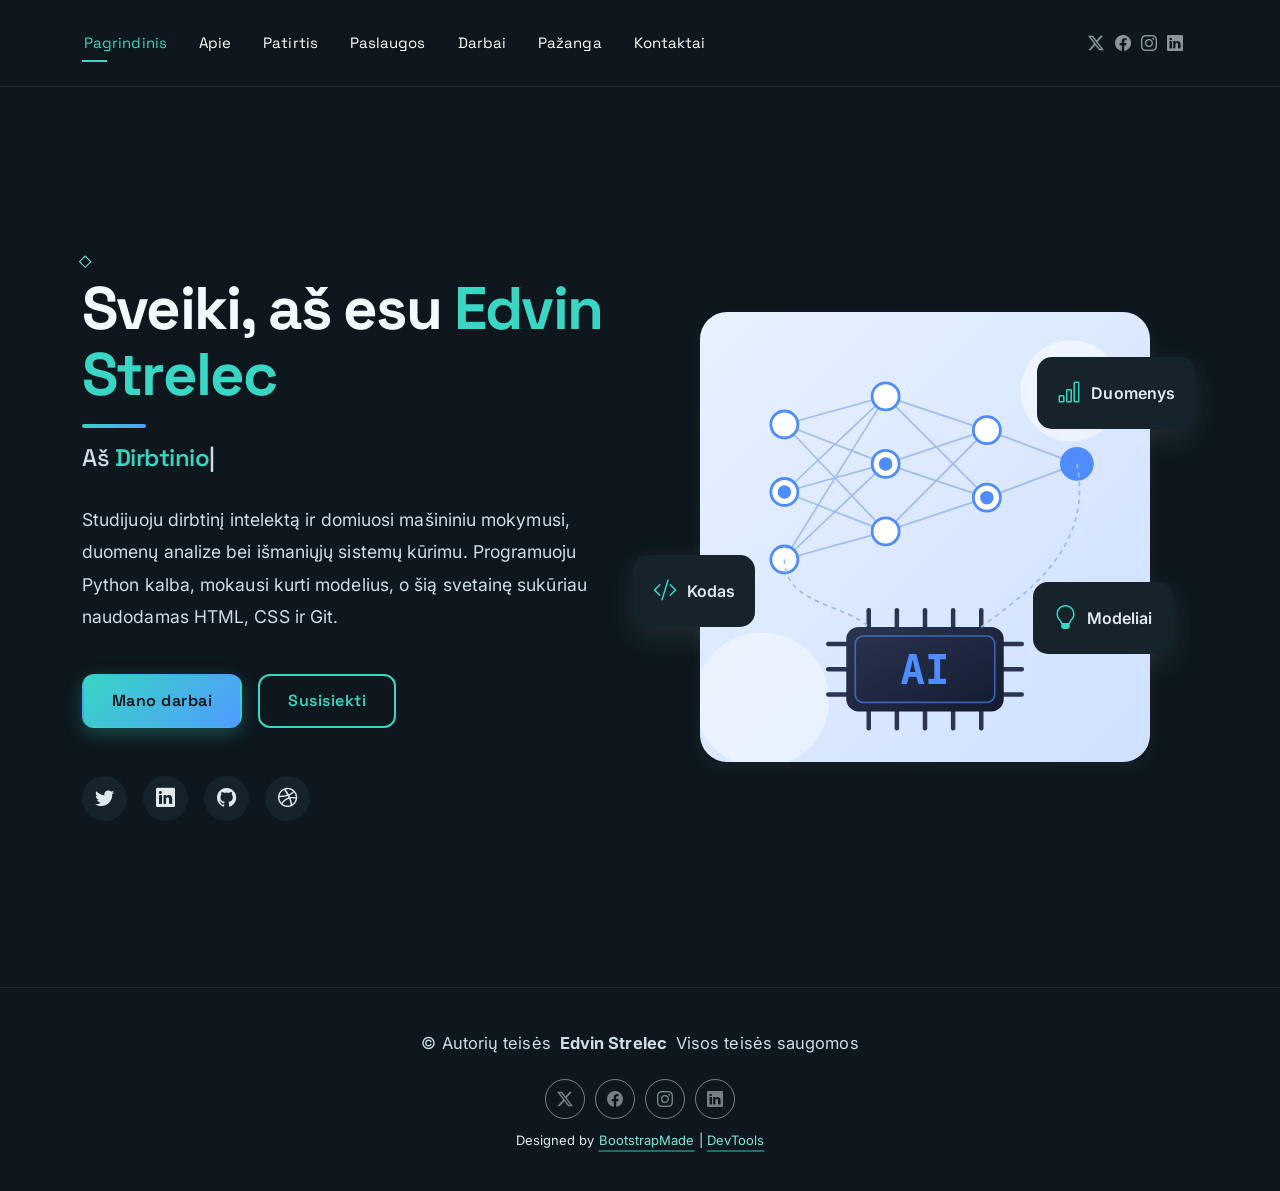
<file: index.html>
<!DOCTYPE html>
<html lang="lt">

<head>
  <meta charset="UTF-8">
  <meta content="width=device-width, initial-scale=1.0" name="viewport">
  <title>Mano CV</title>
  <meta name="description" content="Edvin Strelec CV puslapis">
  <meta name="keywords" content="CV, dirbtinis intelektas, mašininis mokymasis, Python">
  <meta name="author" content="Edvin Strelec">

  <!-- Favicons -->
  <link href="assets/img/favicon.svg" rel="icon" type="image/svg+xml">
  <link href="assets/img/favicon.png" rel="icon" type="image/png" sizes="64x64">
  <link href="assets/img/apple-touch-icon.png" rel="apple-touch-icon">

  <!-- Fonts -->
  <link href="https://fonts.googleapis.com" rel="preconnect">
  <link href="https://fonts.gstatic.com" rel="preconnect" crossorigin>
  <link href="https://fonts.googleapis.com/css2?family=Roboto:ital,wght@0,100;0,300;0,400;0,500;0,700;0,900;1,100;1,300;1,400;1,500;1,700;1,900&family=Poppins:ital,wght@0,100;0,200;0,300;0,400;0,500;0,600;0,700;0,800;0,900;1,100;1,200;1,300;1,400;1,500;1,600;1,700;1,800;1,900&family=Raleway:ital,wght@0,100;0,200;0,300;0,400;0,500;0,600;0,700;0,800;0,900;1,100;1,200;1,300;1,400;1,500;1,600;1,700;1,800;1,900&display=swap" rel="stylesheet">
  <link href="https://fonts.googleapis.com/css2?family=Inter:wght@400;500;600;700&family=Space+Grotesk:wght@500;600;700&display=swap" rel="stylesheet">

  <!-- Vendor CSS Files -->
  <link href="assets/vendor/bootstrap/css/bootstrap.min.css" rel="stylesheet">
  <link href="assets/vendor/bootstrap-icons/bootstrap-icons.css" rel="stylesheet">
  <link href="assets/vendor/aos/aos.css" rel="stylesheet">
  <link href="assets/vendor/swiper/swiper-bundle.min.css" rel="stylesheet">
  <link href="assets/vendor/glightbox/css/glightbox.min.css" rel="stylesheet">

  <!-- Main CSS File -->
  <link href="assets/css/main.css" rel="stylesheet">

  <!-- Custom CSS File (9 LD) – po main.css -->
  <link href="assets/css/custom.css" rel="stylesheet">

  <!-- =======================================================
  * Template Name: FolioOne
  * Template URL: https://bootstrapmade.com/folioone-bootstrap-portfolio-website-template/
  * Updated: Aug 23 2025 with Bootstrap v5.3.7
  * Author: BootstrapMade.com
  * License: https://bootstrapmade.com/license/
  ======================================================== -->
</head>

<body class="index-page">

  <header id="header" class="header d-flex align-items-center light-background sticky-top">
    <div class="container position-relative d-flex align-items-center justify-content-between">

      <!-- <a href="index.html" class="logo d-flex align-items-center me-auto me-xl-0">
      <img src="assets/img/logo.webp" alt="">
      <h1 class="sitename">FolioOne</h1> 
    </a> -->

      <nav id="navmenu" class="navmenu">
        <ul>
          <li><a href="index.html" class="active">Pagrindinis</a></li>
          <li><a href="about.html">Apie</a></li>
          <li><a href="resume.html">Patirtis</a></li>
          <li><a href="services.html">Paslaugos</a></li>
          <li><a href="portfolio.html">Darbai</a></li>
          <li><a href="progress.html">Pažanga</a></li>
          <li><a href="contact.html">Kontaktai</a></li>
        </ul>
        <i class="mobile-nav-toggle d-xl-none bi bi-list"></i>
      </nav>

      <div class="header-social-links">
        <a href="#" class="twitter"><i class="bi bi-twitter-x"></i></a>
        <a href="#" class="facebook"><i class="bi bi-facebook"></i></a>
        <a href="#" class="instagram"><i class="bi bi-instagram"></i></a>
        <a href="#" class="linkedin"><i class="bi bi-linkedin"></i></a>
      </div>

    </div>
  </header>

  <main class="main">

    <!-- Hero Section -->
    <section id="hero" class="hero section">

      <div class="container" data-aos="fade-up" data-aos-delay="100">

        <div class="row gy-4 align-items-center">
          <div class="col-lg-6 order-2 order-lg-1">
            <div class="hero-content">
              <h1 data-aos="fade-up" data-aos-delay="200">Sveiki, aš esu <span class="highlight">Edvin Strelec</span></h1>
              <h2 data-aos="fade-up" data-aos-delay="300">Aš <span class="typed" data-typed-items="Dirbtinio intelekto studentas, Python programuotojas, Mašininio mokymosi entuziastas"></span></h2>
              <p data-aos="fade-up" data-aos-delay="400">Studijuoju dirbtinį intelektą ir domiuosi mašininiu mokymusi, duomenų analize bei išmaniųjų sistemų kūrimu. Programuoju Python kalba, mokausi kurti modelius, o šią svetainę sukūriau naudodamas HTML, CSS ir Git.</p>
              <div class="hero-actions" data-aos="fade-up" data-aos-delay="500">
                <a href="portfolio.html" class="btn btn-primary">Mano darbai</a>
                <a href="contact.html" class="btn btn-outline">Susisiekti</a>
              </div>
              <div class="social-links" data-aos="fade-up" data-aos-delay="600">
                <a href="#"><i class="bi bi-twitter"></i></a>
                <a href="#"><i class="bi bi-linkedin"></i></a>
                <a href="#"><i class="bi bi-github"></i></a>
                <a href="#"><i class="bi bi-dribbble"></i></a>
              </div>
            </div>
          </div>
          <div class="col-lg-6 order-1 order-lg-2">
            <div class="hero-image" data-aos="zoom-in" data-aos-delay="300">
              <div class="image-wrapper">
                <img src="assets/img/ai-student.svg" alt="Edvin Strelec – dirbtinio intelekto tema" width="800" height="800" class="img-fluid">
                <div class="floating-elements">
                  <div class="floating-card design" data-aos="fade-left" data-aos-delay="700">
                    <i class="bi bi-bar-chart"></i>
                    <span>Duomenys</span>
                  </div>
                  <div class="floating-card code" data-aos="fade-right" data-aos-delay="800">
                    <i class="bi bi-code-slash"></i>
                    <span>Kodas</span>
                  </div>
                  <div class="floating-card creativity" data-aos="fade-up" data-aos-delay="900">
                    <i class="bi bi-lightbulb"></i>
                    <span>Modeliai</span>
                  </div>
                </div>
              </div>
            </div>
          </div>
        </div>

      </div>

    </section><!-- /Hero Section -->

  </main>

  <footer id="footer" class="footer">

    <div class="container">
      <div class="copyright text-center ">
        <p>© <span>Autorių teisės</span> <strong class="px-1 sitename">Edvin Strelec</strong> <span>Visos teisės saugomos<br></span></p>
      </div>
      <div class="social-links d-flex justify-content-center">
        <a href=""><i class="bi bi-twitter-x"></i></a>
        <a href=""><i class="bi bi-facebook"></i></a>
        <a href=""><i class="bi bi-instagram"></i></a>
        <a href=""><i class="bi bi-linkedin"></i></a>
      </div>
      <div class="credits">
        <!-- All the links in the footer should remain intact. -->
        <!-- You can delete the links only if you've purchased the pro version. -->
        <!-- Licensing information: https://bootstrapmade.com/license/ -->
        <!-- Purchase the pro version with working PHP/AJAX contact form: [buy-url] -->
        Designed by <a href="https://bootstrapmade.com/">BootstrapMade</a> | <a href="https://bootstrapmade.com/tools/">DevTools</a>
      </div>
    </div>

  </footer>

  <!-- Scroll Top -->
  <a href="#" id="scroll-top" class="scroll-top d-flex align-items-center justify-content-center"><i class="bi bi-arrow-up-short"></i></a>

  <!-- Preloader -->
  <div id="preloader"></div>

  <!-- Vendor JS Files -->
  <script src="assets/vendor/bootstrap/js/bootstrap.bundle.min.js"></script>
  <script src="assets/vendor/php-email-form/validate.js"></script>
  <script src="assets/vendor/aos/aos.js"></script>
  <script src="assets/vendor/typed.js/typed.umd.js"></script>
  <script src="assets/vendor/waypoints/noframework.waypoints.js"></script>
  <script src="assets/vendor/purecounter/purecounter_vanilla.js"></script>
  <script src="assets/vendor/swiper/swiper-bundle.min.js"></script>
  <script src="assets/vendor/imagesloaded/imagesloaded.pkgd.min.js"></script>
  <script src="assets/vendor/isotope-layout/isotope.pkgd.min.js"></script>
  <script src="assets/vendor/glightbox/js/glightbox.min.js"></script>

  <!-- Main JS File -->
  <script src="assets/js/main.js"></script>

</body>

</html>
</file>
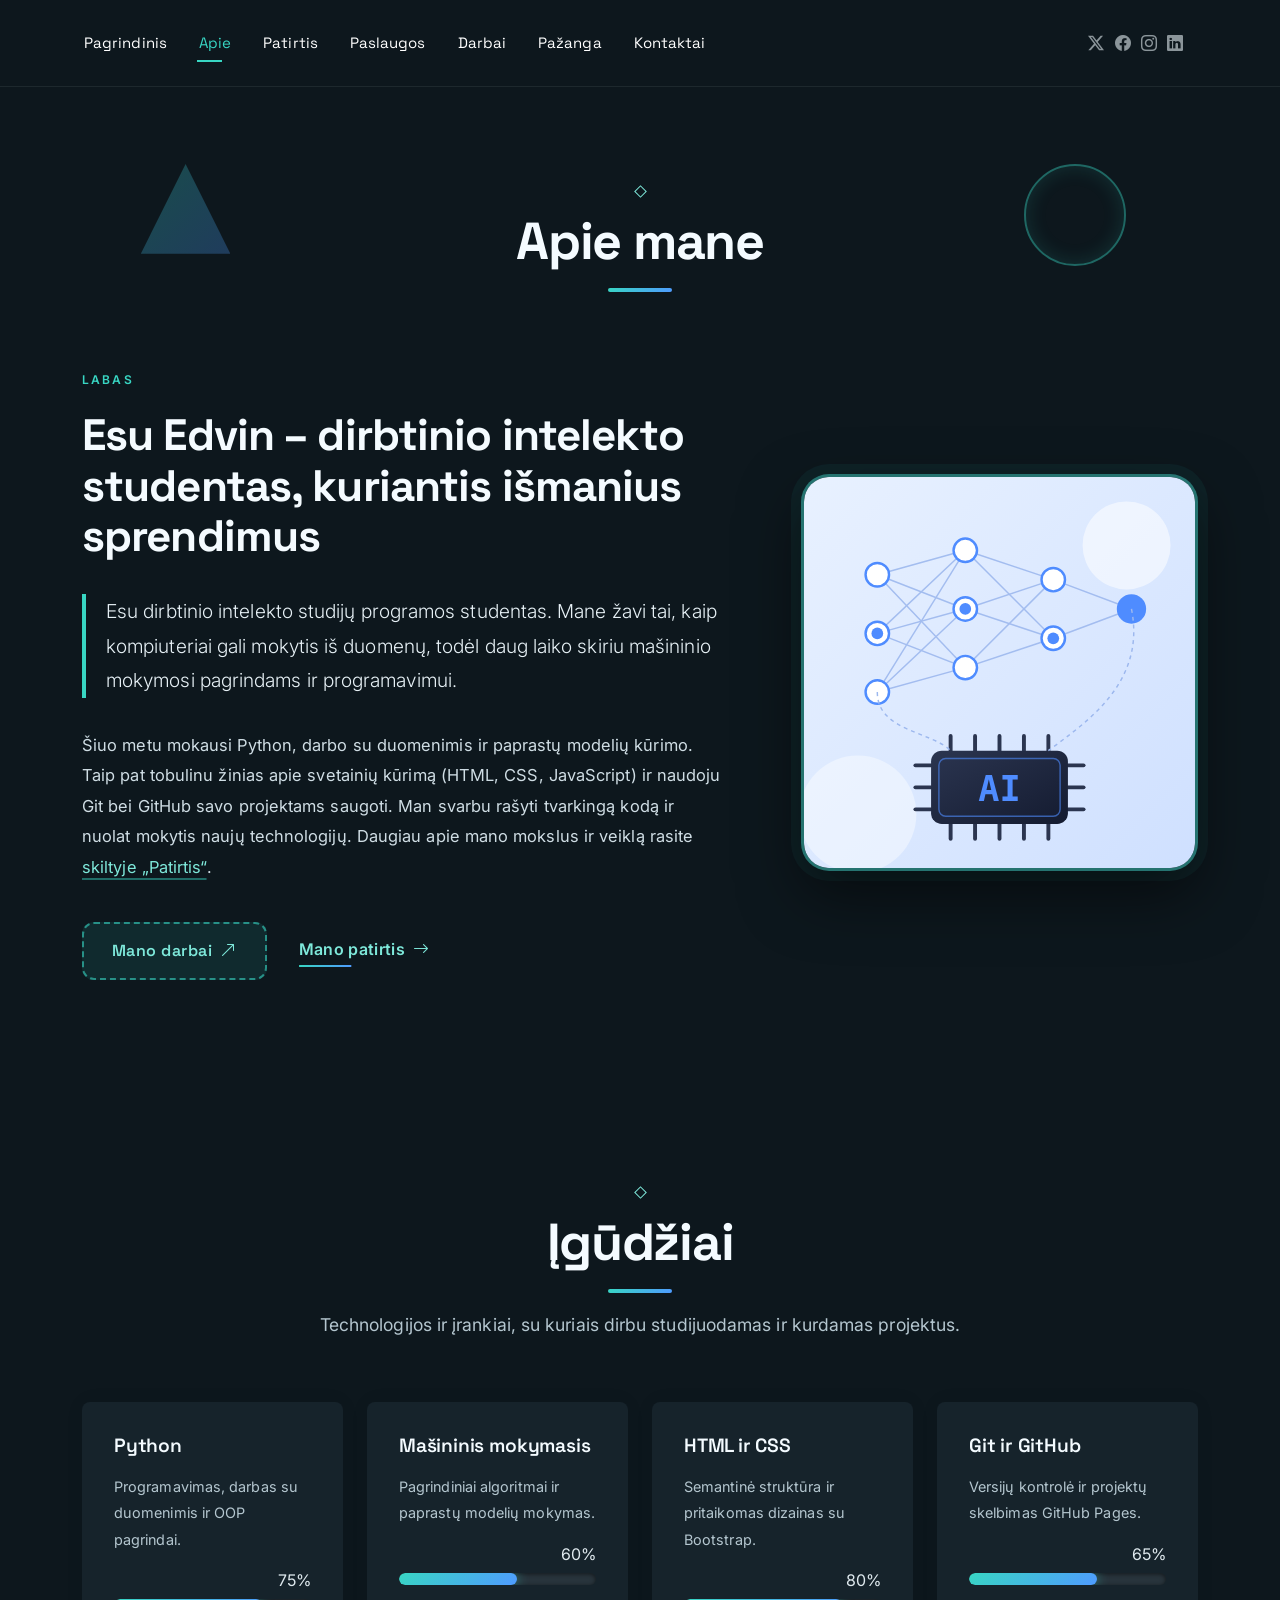
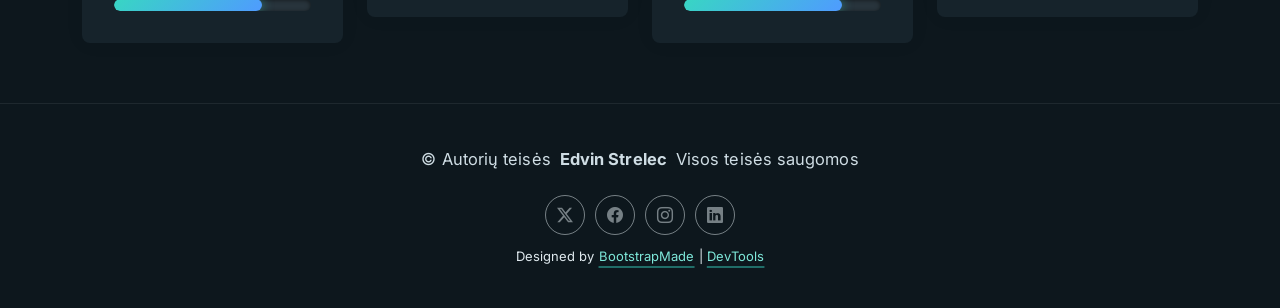
<file: about.html>
<!DOCTYPE html>
<html lang="en">

<head>
  <meta charset="utf-8">
  <meta content="width=device-width, initial-scale=1.0" name="viewport">
  <title>Apie – Edvin Strelec</title>
  <meta name="description" content="">
  <meta name="keywords" content="">

  <!-- Favicons -->
  <link href="assets/img/favicon.png" rel="icon">
  <link href="assets/img/apple-touch-icon.png" rel="apple-touch-icon">

  <!-- Fonts -->
  <link href="https://fonts.googleapis.com" rel="preconnect">
  <link href="https://fonts.gstatic.com" rel="preconnect" crossorigin>
  <link href="https://fonts.googleapis.com/css2?family=Roboto:ital,wght@0,100;0,300;0,400;0,500;0,700;0,900;1,100;1,300;1,400;1,500;1,700;1,900&family=Poppins:ital,wght@0,100;0,200;0,300;0,400;0,500;0,600;0,700;0,800;0,900;1,100;1,200;1,300;1,400;1,500;1,600;1,700;1,800;1,900&family=Raleway:ital,wght@0,100;0,200;0,300;0,400;0,500;0,600;0,700;0,800;0,900;1,100;1,200;1,300;1,400;1,500;1,600;1,700;1,800;1,900&display=swap" rel="stylesheet">
  <link href="https://fonts.googleapis.com/css2?family=Inter:wght@400;500;600;700&family=Space+Grotesk:wght@500;600;700&display=swap" rel="stylesheet">

  <!-- Vendor CSS Files -->
  <link href="assets/vendor/bootstrap/css/bootstrap.min.css" rel="stylesheet">
  <link href="assets/vendor/bootstrap-icons/bootstrap-icons.css" rel="stylesheet">
  <link href="assets/vendor/aos/aos.css" rel="stylesheet">
  <link href="assets/vendor/swiper/swiper-bundle.min.css" rel="stylesheet">
  <link href="assets/vendor/glightbox/css/glightbox.min.css" rel="stylesheet">

  <!-- Main CSS File -->
  <link href="assets/css/main.css" rel="stylesheet">

  <!-- Custom CSS File (9 LD) – po main.css -->
  <link href="assets/css/custom.css" rel="stylesheet">

  <!-- =======================================================
  * Template Name: FolioOne
  * Template URL: https://bootstrapmade.com/folioone-bootstrap-portfolio-website-template/
  * Updated: Aug 23 2025 with Bootstrap v5.3.7
  * Author: BootstrapMade.com
  * License: https://bootstrapmade.com/license/
  ======================================================== -->
</head>

<body class="about-page">

  <header id="header" class="header d-flex align-items-center light-background sticky-top">
    <div class="container position-relative d-flex align-items-center justify-content-between">

      <!-- <a href="index.html" class="logo d-flex align-items-center me-auto me-xl-0">
      <img src="assets/img/logo.webp" alt="">
      <h1 class="sitename">FolioOne</h1> 
    </a> -->

      <nav id="navmenu" class="navmenu">
        <ul>
          <li><a href="index.html">Pagrindinis</a></li>
          <li><a href="about.html" class="active">Apie</a></li>
          <li><a href="resume.html">Patirtis</a></li>
          <li><a href="services.html">Paslaugos</a></li>
          <li><a href="portfolio.html">Darbai</a></li>
          <li><a href="progress.html">Pažanga</a></li>
          <li><a href="contact.html">Kontaktai</a></li>
        </ul>
        <i class="mobile-nav-toggle d-xl-none bi bi-list"></i>
      </nav>

      <div class="header-social-links">
        <a href="#" class="twitter"><i class="bi bi-twitter-x"></i></a>
        <a href="#" class="facebook"><i class="bi bi-facebook"></i></a>
        <a href="#" class="instagram"><i class="bi bi-instagram"></i></a>
        <a href="#" class="linkedin"><i class="bi bi-linkedin"></i></a>
      </div>

    </div>
  </header>

  <main class="main">

    <!-- About Section -->
    <section id="about" class="about section">

      <!-- Section Title -->
      <div class="container section-title" data-aos="fade-up">
        <h2>Apie mane</h2>
      </div><!-- End Section Title -->

      <div class="container" data-aos="fade-up" data-aos-delay="100">

        <!-- Intro + Photo -->
        <div class="row align-items-center justify-content-between gy-5 mb-5">
          <div class="col-lg-7" data-aos="fade-right" data-aos-delay="150">
            <div class="intro-content">
              <span class="eyebrow">Labas</span>
              <h2 class="headline">Esu Edvin – dirbtinio intelekto studentas, kuriantis išmanius sprendimus</h2>
              <p class="lead">
                Esu dirbtinio intelekto studijų programos studentas. Mane žavi tai, kaip kompiuteriai gali mokytis iš duomenų, todėl daug laiko skiriu mašininio mokymosi pagrindams ir programavimui.
              </p>
              <p>
                Šiuo metu mokausi Python, darbo su duomenimis ir paprastų modelių kūrimo. Taip pat tobulinu žinias apie svetainių kūrimą (HTML, CSS, JavaScript) ir naudoju Git bei GitHub savo projektams saugoti. Man svarbu rašyti tvarkingą kodą ir nuolat mokytis naujų technologijų. Daugiau apie mano mokslus ir veiklą rasite <a href="resume.html">skiltyje „Patirtis“</a>.
              </p>

              <div class="cta-group">
                <a href="portfolio.html" class="btn-ghost">
                  Mano darbai <i class="bi bi-arrow-up-right"></i>
                </a>
                <a href="resume.html" class="link-underline">
                  Mano patirtis <i class="bi bi-arrow-right"></i>
                </a>
              </div>
            </div>
          </div>

          <div class="col-lg-5" data-aos="zoom-in" data-aos-delay="250">
            <figure class="profile-figure text-center text-lg-end">
              <img src="assets/img/ai-student.svg" alt="Edvin Strelec – dirbtinio intelekto tema" width="800" height="800" class="img-fluid profile-photo">
            </figure>
          </div>
        </div>
        <!-- End Intro + Photo -->
      </div>
    </section><!-- /About Section -->

    <!-- Skills Section -->
    <section id="skills" class="skills section">

      <!-- Section Title -->
      <div class="container section-title" data-aos="fade-up">
        <h2>Įgūdžiai</h2>
        <p>Technologijos ir įrankiai, su kuriais dirbu studijuodamas ir kurdamas projektus.</p>
      </div><!-- End Section Title -->

      <div class="container" data-aos="fade-up" data-aos-delay="100">

        <div class="row g-4 skills-animation">

          <div class="col-md-6 col-lg-3" data-aos="fade-up" data-aos-delay="100">
            <div class="skill-box">
              <h3>Python</h3>
              <p>Programavimas, darbas su duomenimis ir OOP pagrindai.</p>
              <span class="text-end d-block">75%</span>
              <div class="progress">
                <div class="progress-bar" role="progressbar" aria-valuenow="75" aria-valuemin="0" aria-valuemax="100"></div>
              </div>
            </div>
          </div>

          <div class="col-md-6 col-lg-3" data-aos="fade-up" data-aos-delay="200">
            <div class="skill-box">
              <h3>Mašininis mokymasis</h3>
              <p>Pagrindiniai algoritmai ir paprastų modelių mokymas.</p>
              <span class="text-end d-block">60%</span>
              <div class="progress">
                <div class="progress-bar" role="progressbar" aria-valuenow="60" aria-valuemin="0" aria-valuemax="100"></div>
              </div>
            </div>
          </div>

          <div class="col-md-6 col-lg-3" data-aos="fade-up" data-aos-delay="300">
            <div class="skill-box">
              <h3>HTML ir CSS</h3>
              <p>Semantinė struktūra ir pritaikomas dizainas su Bootstrap.</p>
              <span class="text-end d-block">80%</span>
              <div class="progress">
                <div class="progress-bar" role="progressbar" aria-valuenow="80" aria-valuemin="0" aria-valuemax="100"></div>
              </div>
            </div>
          </div>

          <div class="col-md-6 col-lg-3" data-aos="fade-up" data-aos-delay="400">
            <div class="skill-box">
              <h3>Git ir GitHub</h3>
              <p>Versijų kontrolė ir projektų skelbimas GitHub Pages.</p>
              <span class="text-end d-block">65%</span>
              <div class="progress">
                <div class="progress-bar" role="progressbar" aria-valuenow="65" aria-valuemin="0" aria-valuemax="100">
                </div>
              </div>
            </div>
          </div>

        </div>

      </div>

    </section><!-- /Skills Section -->
  </main>

  <footer id="footer" class="footer">

    <div class="container">
      <div class="copyright text-center ">
        <p>© <span>Autorių teisės</span> <strong class="px-1 sitename">Edvin Strelec</strong> <span>Visos teisės saugomos<br></span></p>
      </div>
      <div class="social-links d-flex justify-content-center">
        <a href=""><i class="bi bi-twitter-x"></i></a>
        <a href=""><i class="bi bi-facebook"></i></a>
        <a href=""><i class="bi bi-instagram"></i></a>
        <a href=""><i class="bi bi-linkedin"></i></a>
      </div>
      <div class="credits">
        <!-- All the links in the footer should remain intact. -->
        <!-- You can delete the links only if you've purchased the pro version. -->
        <!-- Licensing information: https://bootstrapmade.com/license/ -->
        <!-- Purchase the pro version with working PHP/AJAX contact form: [buy-url] -->
        Designed by <a href="https://bootstrapmade.com/">BootstrapMade</a> | <a href="https://bootstrapmade.com/tools/">DevTools</a>
      </div>
    </div>

  </footer>

  <!-- Scroll Top -->
  <a href="#" id="scroll-top" class="scroll-top d-flex align-items-center justify-content-center"><i class="bi bi-arrow-up-short"></i></a>

  <!-- Preloader -->
  <div id="preloader"></div>

  <!-- Vendor JS Files -->
  <script src="assets/vendor/bootstrap/js/bootstrap.bundle.min.js"></script>
  <script src="assets/vendor/php-email-form/validate.js"></script>
  <script src="assets/vendor/aos/aos.js"></script>
  <script src="assets/vendor/typed.js/typed.umd.js"></script>
  <script src="assets/vendor/waypoints/noframework.waypoints.js"></script>
  <script src="assets/vendor/purecounter/purecounter_vanilla.js"></script>
  <script src="assets/vendor/swiper/swiper-bundle.min.js"></script>
  <script src="assets/vendor/imagesloaded/imagesloaded.pkgd.min.js"></script>
  <script src="assets/vendor/isotope-layout/isotope.pkgd.min.js"></script>
  <script src="assets/vendor/glightbox/js/glightbox.min.js"></script>

  <!-- Main JS File -->
  <script src="assets/js/main.js"></script>

</body>

</html>
</file>
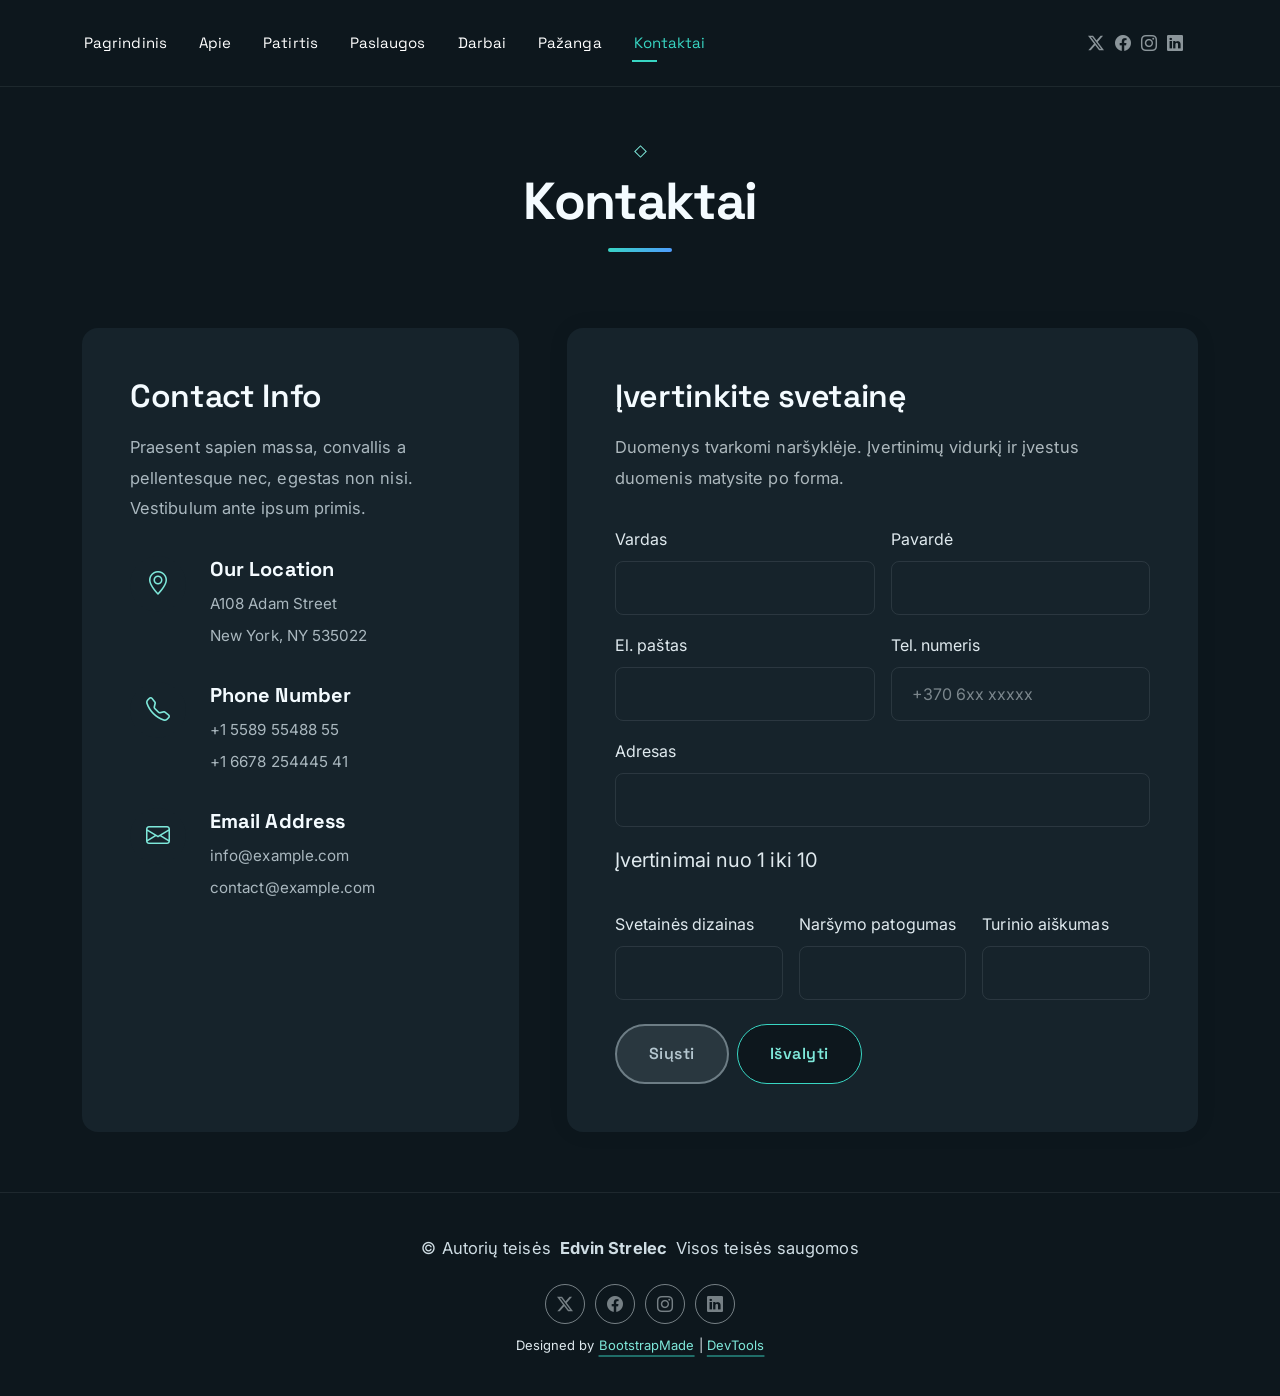
<file: contact.html>
<!DOCTYPE html>
<html lang="lt">

<head>
  <meta charset="utf-8">
  <meta content="width=device-width, initial-scale=1.0" name="viewport">
  <title>Kontaktai – Edvin Strelec</title>
  <meta name="description" content="">
  <meta name="keywords" content="">

  <!-- Favicons -->
  <link href="assets/img/favicon.png" rel="icon">
  <link href="assets/img/apple-touch-icon.png" rel="apple-touch-icon">

  <!-- Fonts -->
  <link href="https://fonts.googleapis.com" rel="preconnect">
  <link href="https://fonts.gstatic.com" rel="preconnect" crossorigin>
  <link href="https://fonts.googleapis.com/css2?family=Roboto:ital,wght@0,100;0,300;0,400;0,500;0,700;0,900;1,100;1,300;1,400;1,500;1,700;1,900&family=Poppins:ital,wght@0,100;0,200;0,300;0,400;0,500;0,600;0,700;0,800;0,900;1,100;1,200;1,300;1,400;1,500;1,600;1,700;1,800;1,900&family=Raleway:ital,wght@0,100;0,200;0,300;0,400;0,500;0,600;0,700;0,800;0,900;1,100;1,200;1,300;1,400;1,500;1,600;1,700;1,800;1,900&display=swap" rel="stylesheet">
  <link href="https://fonts.googleapis.com/css2?family=Inter:wght@400;500;600;700&family=Space+Grotesk:wght@500;600;700&display=swap" rel="stylesheet">

  <!-- Vendor CSS Files -->
  <link href="assets/vendor/bootstrap/css/bootstrap.min.css" rel="stylesheet">
  <link href="assets/vendor/bootstrap-icons/bootstrap-icons.css" rel="stylesheet">
  <link href="assets/vendor/aos/aos.css" rel="stylesheet">
  <link href="assets/vendor/swiper/swiper-bundle.min.css" rel="stylesheet">
  <link href="assets/vendor/glightbox/css/glightbox.min.css" rel="stylesheet">

  <!-- Main CSS File -->
  <link href="assets/css/main.css" rel="stylesheet">

  <!-- Custom CSS File (9 LD) – po main.css -->
  <link href="assets/css/custom.css?v=53afc2a89c" rel="stylesheet">

  <!-- =======================================================
  * Template Name: FolioOne
  * Template URL: https://bootstrapmade.com/folioone-bootstrap-portfolio-website-template/
  * Updated: Aug 23 2025 with Bootstrap v5.3.7
  * Author: BootstrapMade.com
  * License: https://bootstrapmade.com/license/
  ======================================================== -->
</head>

<body class="contact-page">

  <header id="header" class="header d-flex align-items-center light-background sticky-top">
    <div class="container position-relative d-flex align-items-center justify-content-between">

      <!-- <a href="index.html" class="logo d-flex align-items-center me-auto me-xl-0">
      <img src="assets/img/logo.webp" alt="">
      <h1 class="sitename">FolioOne</h1> 
    </a> -->

      <nav id="navmenu" class="navmenu">
        <ul>
          <li><a href="index.html">Pagrindinis</a></li>
          <li><a href="about.html">Apie</a></li>
          <li><a href="resume.html">Patirtis</a></li>
          <li><a href="services.html">Paslaugos</a></li>
          <li><a href="portfolio.html">Darbai</a></li>
          <li><a href="progress.html">Pažanga</a></li>
          <li><a href="contact.html" class="active">Kontaktai</a></li>
        </ul>
        <i class="mobile-nav-toggle d-xl-none bi bi-list"></i>
      </nav>

      <div class="header-social-links">
        <a href="#" class="twitter"><i class="bi bi-twitter-x"></i></a>
        <a href="#" class="facebook"><i class="bi bi-facebook"></i></a>
        <a href="#" class="instagram"><i class="bi bi-instagram"></i></a>
        <a href="#" class="linkedin"><i class="bi bi-linkedin"></i></a>
      </div>

    </div>
  </header>

  <main class="main">

    <!-- Contact Section -->
    <section id="contact" class="contact section">

      <!-- Section Title -->
      <div class="container section-title" data-aos="fade-up">
        <h2>Kontaktai</h2>
      </div><!-- End Section Title -->

      <div class="container" data-aos="fade-up" data-aos-delay="100">

        <div class="row g-4 g-lg-5">
          <div class="col-lg-5">
            <div class="info-box" lang="en" data-aos="fade-up" data-aos-delay="200">
              <h3>Contact Info</h3>
              <p>Praesent sapien massa, convallis a pellentesque nec, egestas non nisi. Vestibulum ante ipsum primis.</p>

              <div class="info-item" data-aos="fade-up" data-aos-delay="300">
                <div class="icon-box">
                  <i class="bi bi-geo-alt"></i>
                </div>
                <div class="content">
                  <h4>Our Location</h4>
                  <p>A108 Adam Street</p>
                  <p>New York, NY 535022</p>
                </div>
              </div>

              <div class="info-item" data-aos="fade-up" data-aos-delay="400">
                <div class="icon-box">
                  <i class="bi bi-telephone"></i>
                </div>
                <div class="content">
                  <h4>Phone Number</h4>
                  <p>+1 5589 55488 55</p>
                  <p>+1 6678 254445 41</p>
                </div>
              </div>

              <div class="info-item" data-aos="fade-up" data-aos-delay="500">
                <div class="icon-box">
                  <i class="bi bi-envelope"></i>
                </div>
                <div class="content">
                  <h4>Email Address</h4>
                  <p>info@example.com</p>
                  <p>contact@example.com</p>
                </div>
              </div>
            </div>
          </div>

          <div class="col-lg-7">
            <div class="contact-form" data-aos="fade-up" data-aos-delay="300">
              <h3>Įvertinkite svetainę</h3>
              <p>Duomenys tvarkomi naršyklėje. Įvertinimų vidurkį ir įvestus duomenis matysite po forma.</p>

              <form id="feedback-form" novalidate>
                <div class="row g-3">
                  <div class="col-md-6">
                    <label class="form-label" for="first-name">Vardas</label>
                    <input class="form-control" id="first-name" name="first-name" type="text" autocomplete="given-name" required aria-describedby="first-name-error">
                    <div class="invalid-feedback" id="first-name-error"></div>
                  </div>

                  <div class="col-md-6">
                    <label class="form-label" for="last-name">Pavardė</label>
                    <input class="form-control" id="last-name" name="last-name" type="text" autocomplete="family-name" required aria-describedby="last-name-error">
                    <div class="invalid-feedback" id="last-name-error"></div>
                  </div>

                  <div class="col-md-6">
                    <label class="form-label" for="email">El. paštas</label>
                    <input class="form-control" id="email" name="email" type="email" autocomplete="email" required aria-describedby="email-error">
                    <div class="invalid-feedback" id="email-error"></div>
                  </div>

                  <div class="col-md-6">
                    <label class="form-label" for="phone">Tel. numeris</label>
                    <input class="form-control" id="phone" name="phone" type="tel" autocomplete="tel" inputmode="numeric" placeholder="+370 6xx xxxxx" required aria-describedby="phone-error">
                    <div class="invalid-feedback" id="phone-error"></div>
                  </div>

                  <div class="col-12">
                    <label class="form-label" for="address">Adresas</label>
                    <input class="form-control" id="address" name="address" type="text" autocomplete="street-address" required aria-describedby="address-error">
                    <div class="invalid-feedback" id="address-error"></div>
                  </div>

                  <fieldset class="col-12">
                    <legend class="fs-5 mb-3">Įvertinimai nuo 1 iki 10</legend>
                    <div class="row g-3">
                      <div class="col-sm-4">
                        <label class="form-label" for="design-rating">Svetainės dizainas</label>
                        <input class="form-control" id="design-rating" name="design-rating" type="number" min="1" max="10" step="1" inputmode="numeric" required aria-describedby="design-rating-error">
                        <div class="invalid-feedback" id="design-rating-error"></div>
                      </div>

                      <div class="col-sm-4">
                        <label class="form-label" for="navigation-rating">Naršymo patogumas</label>
                        <input class="form-control" id="navigation-rating" name="navigation-rating" type="number" min="1" max="10" step="1" inputmode="numeric" required aria-describedby="navigation-rating-error">
                        <div class="invalid-feedback" id="navigation-rating-error"></div>
                      </div>

                      <div class="col-sm-4">
                        <label class="form-label" for="content-rating">Turinio aiškumas</label>
                        <input class="form-control" id="content-rating" name="content-rating" type="number" min="1" max="10" step="1" inputmode="numeric" required aria-describedby="content-rating-error">
                        <div class="invalid-feedback" id="content-rating-error"></div>
                      </div>
                    </div>
                  </fieldset>

                  <div class="col-12 d-flex flex-wrap gap-2 mt-4">
                    <button type="submit" class="btn" disabled>Siųsti</button>
                    <button type="reset" class="btn">Išvalyti</button>
                  </div>
                </div>
              </form>

              <div id="feedback-status" role="status" aria-atomic="true">
                <div id="feedback-results" class="feedback-results mt-4" hidden>
                  <h4>Pateikti duomenys</h4>
                  <dl class="mb-3"></dl>
                  <strong id="feedback-average"></strong>
                </div>
              </div>

            </div>
          </div>

        </div>

      </div>

    </section><!-- /Contact Section -->

  </main>

  <footer id="footer" class="footer">

    <div class="container">
      <div class="copyright text-center ">
        <p>© <span>Autorių teisės</span> <strong class="px-1 sitename">Edvin Strelec</strong> <span>Visos teisės saugomos<br></span></p>
      </div>
      <div class="social-links d-flex justify-content-center">
        <a href=""><i class="bi bi-twitter-x"></i></a>
        <a href=""><i class="bi bi-facebook"></i></a>
        <a href=""><i class="bi bi-instagram"></i></a>
        <a href=""><i class="bi bi-linkedin"></i></a>
      </div>
      <div class="credits">
        <!-- All the links in the footer should remain intact. -->
        <!-- You can delete the links only if you've purchased the pro version. -->
        <!-- Licensing information: https://bootstrapmade.com/license/ -->
        <!-- Purchase the pro version with working PHP/AJAX contact form: [buy-url] -->
        Designed by <a href="https://bootstrapmade.com/">BootstrapMade</a> | <a href="https://bootstrapmade.com/tools/">DevTools</a>
      </div>
    </div>

  </footer>

  <!-- Scroll Top -->
  <a href="#" id="scroll-top" class="scroll-top d-flex align-items-center justify-content-center"><i class="bi bi-arrow-up-short"></i></a>

  <!-- Preloader -->
  <div id="preloader"></div>

  <!-- Vendor JS Files -->
  <script src="assets/vendor/bootstrap/js/bootstrap.bundle.min.js"></script>
  <script src="assets/vendor/aos/aos.js"></script>
  <script src="assets/vendor/typed.js/typed.umd.js"></script>
  <script src="assets/vendor/waypoints/noframework.waypoints.js"></script>
  <script src="assets/vendor/purecounter/purecounter_vanilla.js"></script>
  <script src="assets/vendor/swiper/swiper-bundle.min.js"></script>
  <script src="assets/vendor/imagesloaded/imagesloaded.pkgd.min.js"></script>
  <script src="assets/vendor/isotope-layout/isotope.pkgd.min.js"></script>
  <script src="assets/vendor/glightbox/js/glightbox.min.js"></script>

  <!-- Main JS File -->
  <script src="assets/js/main.js"></script>
  <script src="assets/js/custom.js"></script>

</body>

</html>
</file>
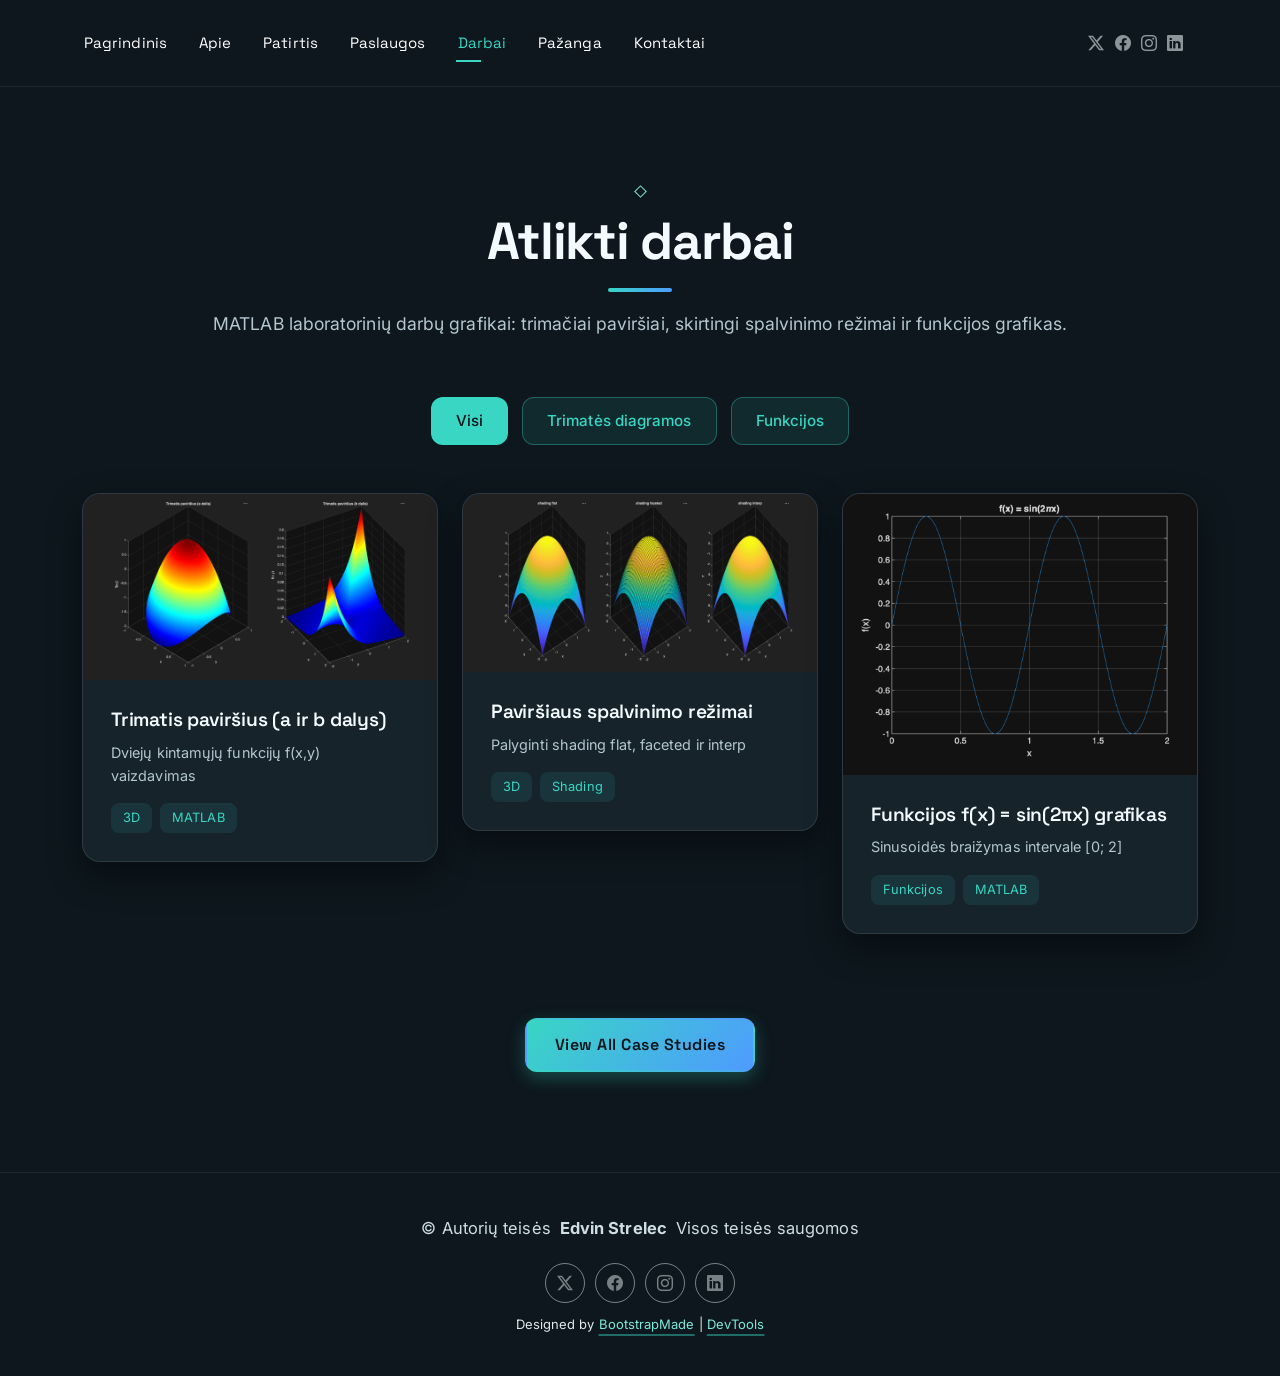
<file: portfolio.html>
<!DOCTYPE html>
<html lang="en">

<head>
  <meta charset="utf-8">
  <meta content="width=device-width, initial-scale=1.0" name="viewport">
  <title>Darbai – Edvin Strelec</title>
  <meta name="description" content="">
  <meta name="keywords" content="">

  <!-- Favicons -->
  <link href="assets/img/favicon.png" rel="icon">
  <link href="assets/img/apple-touch-icon.png" rel="apple-touch-icon">

  <!-- Fonts -->
  <link href="https://fonts.googleapis.com" rel="preconnect">
  <link href="https://fonts.gstatic.com" rel="preconnect" crossorigin>
  <link href="https://fonts.googleapis.com/css2?family=Roboto:ital,wght@0,100;0,300;0,400;0,500;0,700;0,900;1,100;1,300;1,400;1,500;1,700;1,900&family=Poppins:ital,wght@0,100;0,200;0,300;0,400;0,500;0,600;0,700;0,800;0,900;1,100;1,200;1,300;1,400;1,500;1,600;1,700;1,800;1,900&family=Raleway:ital,wght@0,100;0,200;0,300;0,400;0,500;0,600;0,700;0,800;0,900;1,100;1,200;1,300;1,400;1,500;1,600;1,700;1,800;1,900&display=swap" rel="stylesheet">
  <link href="https://fonts.googleapis.com/css2?family=Inter:wght@400;500;600;700&family=Space+Grotesk:wght@500;600;700&display=swap" rel="stylesheet">

  <!-- Vendor CSS Files -->
  <link href="assets/vendor/bootstrap/css/bootstrap.min.css" rel="stylesheet">
  <link href="assets/vendor/bootstrap-icons/bootstrap-icons.css" rel="stylesheet">
  <link href="assets/vendor/aos/aos.css" rel="stylesheet">
  <link href="assets/vendor/swiper/swiper-bundle.min.css" rel="stylesheet">
  <link href="assets/vendor/glightbox/css/glightbox.min.css" rel="stylesheet">

  <!-- Main CSS File -->
  <link href="assets/css/main.css" rel="stylesheet">

  <!-- Custom CSS File (9 LD) – po main.css -->
  <link href="assets/css/custom.css" rel="stylesheet">

  <!-- =======================================================
  * Template Name: FolioOne
  * Template URL: https://bootstrapmade.com/folioone-bootstrap-portfolio-website-template/
  * Updated: Aug 23 2025 with Bootstrap v5.3.7
  * Author: BootstrapMade.com
  * License: https://bootstrapmade.com/license/
  ======================================================== -->
</head>

<body class="portfolio-page">

  <header id="header" class="header d-flex align-items-center light-background sticky-top">
    <div class="container position-relative d-flex align-items-center justify-content-between">

      <!-- <a href="index.html" class="logo d-flex align-items-center me-auto me-xl-0">
      <img src="assets/img/logo.webp" alt="">
      <h1 class="sitename">FolioOne</h1> 
    </a> -->

      <nav id="navmenu" class="navmenu">
        <ul>
          <li><a href="index.html">Pagrindinis</a></li>
          <li><a href="about.html">Apie</a></li>
          <li><a href="resume.html">Patirtis</a></li>
          <li><a href="services.html">Paslaugos</a></li>
          <li><a href="portfolio.html" class="active">Darbai</a></li>
          <li><a href="progress.html">Pažanga</a></li>
          <li><a href="contact.html">Kontaktai</a></li>
        </ul>
        <i class="mobile-nav-toggle d-xl-none bi bi-list"></i>
      </nav>

      <div class="header-social-links">
        <a href="#" class="twitter"><i class="bi bi-twitter-x"></i></a>
        <a href="#" class="facebook"><i class="bi bi-facebook"></i></a>
        <a href="#" class="instagram"><i class="bi bi-instagram"></i></a>
        <a href="#" class="linkedin"><i class="bi bi-linkedin"></i></a>
      </div>

    </div>
  </header>

  <main class="main">

    <!-- Portfolio Section -->
    <section id="portfolio" class="portfolio section">

      <!-- Section Title -->
      <div class="container section-title" data-aos="fade-up">
        <h2>Atlikti darbai</h2>
        <p>MATLAB laboratorinių darbų grafikai: trimačiai paviršiai, skirtingi spalvinimo režimai ir funkcijos grafikas.</p>
      </div><!-- End Section Title -->

      <div class="container" data-aos="fade-up" data-aos-delay="100">

        <div class="isotope-layout" data-default-filter="*" data-layout="masonry" data-sort="original-order">
          <ul class="portfolio-filters isotope-filters" data-aos="fade-up" data-aos-delay="200">
            <li data-filter="*" class="filter-active">Visi</li>
            <li data-filter=".filter-pavirsiai">Trimatės diagramos</li>
            <li data-filter=".filter-funkcijos">Funkcijos</li>
          </ul><!-- End Portfolio Filters -->

          <div class="row gy-4 isotope-container" data-aos="fade-up" data-aos-delay="300">
                                    <div class="col-lg-4 col-md-6 portfolio-item isotope-item filter-pavirsiai">
              <div class="portfolio-card">
                <div class="portfolio-img">
                  <img src="assets/img/portfolio/matlab-1-pavirsiai.png" alt="Du MATLAB trimačiai paviršiai: kairėje lygus kupolo formos paviršius, dešinėje paviršius su dviem aštriais smailumais, spalvos rodo f(x,y) reikšmes" width="1600" height="839" class="img-fluid">
                  <div class="portfolio-overlay">
                    <a href="assets/img/portfolio/matlab-1-pavirsiai.png" class="glightbox portfolio-lightbox" title="Trimatis paviršius (a ir b dalys)"><i class="bi bi-plus"></i></a>
                  </div>
                </div>
                <div class="portfolio-info">
                  <h4>Trimatis paviršius (a ir b dalys)</h4>
                  <p>Dviejų kintamųjų funkcijų f(x,y) vaizdavimas</p>
                  <div class="portfolio-tags">
                    <span>3D</span>
                    <span>MATLAB</span>
                  </div>
                </div>
              </div>
            </div>

            <div class="col-lg-4 col-md-6 portfolio-item isotope-item filter-pavirsiai">
              <div class="portfolio-card">
                <div class="portfolio-img">
                  <img src="assets/img/portfolio/matlab-2-shading.png" alt="Trys to paties paraboloido formos paviršiaus grafikai MATLAB: su režimais shading flat, shading faceted ir shading interp" width="1600" height="802" class="img-fluid">
                  <div class="portfolio-overlay">
                    <a href="assets/img/portfolio/matlab-2-shading.png" class="glightbox portfolio-lightbox" title="Paviršiaus spalvinimo režimai"><i class="bi bi-plus"></i></a>
                  </div>
                </div>
                <div class="portfolio-info">
                  <h4>Paviršiaus spalvinimo režimai</h4>
                  <p>Palyginti shading flat, faceted ir interp</p>
                  <div class="portfolio-tags">
                    <span>3D</span>
                    <span>Shading</span>
                  </div>
                </div>
              </div>
            </div>

            <div class="col-lg-4 col-md-6 portfolio-item isotope-item filter-funkcijos">
              <div class="portfolio-card">
                <div class="portfolio-img">
                  <img src="assets/img/portfolio/matlab-3-sinusoide.png" alt="MATLAB grafikas: funkcijos f(x) = sin(2πx) sinusoidė intervale nuo 0 iki 2, ašys pažymėtos x ir f(x)" width="1016" height="804" class="img-fluid">
                  <div class="portfolio-overlay">
                    <a href="assets/img/portfolio/matlab-3-sinusoide.png" class="glightbox portfolio-lightbox" title="Funkcijos f(x) = sin(2πx) grafikas"><i class="bi bi-plus"></i></a>
                  </div>
                </div>
                <div class="portfolio-info">
                  <h4>Funkcijos f(x) = sin(2πx) grafikas</h4>
                  <p>Sinusoidės braižymas intervale [0; 2]</p>
                  <div class="portfolio-tags">
                    <span>Funkcijos</span>
                    <span>MATLAB</span>
                  </div>
                </div>
              </div>
            </div>
          </div><!-- End Portfolio Items Container -->

        </div>

        <div class="text-center mt-5" data-aos="fade-up" data-aos-delay="400">
          <a href="#portfolio" class="btn btn-primary">View All Case Studies</a>
        </div>

      </div>

    </section><!-- /Portfolio Section -->

  </main>

  <footer id="footer" class="footer">

    <div class="container">
      <div class="copyright text-center ">
        <p>© <span>Autorių teisės</span> <strong class="px-1 sitename">Edvin Strelec</strong> <span>Visos teisės saugomos<br></span></p>
      </div>
      <div class="social-links d-flex justify-content-center">
        <a href=""><i class="bi bi-twitter-x"></i></a>
        <a href=""><i class="bi bi-facebook"></i></a>
        <a href=""><i class="bi bi-instagram"></i></a>
        <a href=""><i class="bi bi-linkedin"></i></a>
      </div>
      <div class="credits">
        <!-- All the links in the footer should remain intact. -->
        <!-- You can delete the links only if you've purchased the pro version. -->
        <!-- Licensing information: https://bootstrapmade.com/license/ -->
        <!-- Purchase the pro version with working PHP/AJAX contact form: [buy-url] -->
        Designed by <a href="https://bootstrapmade.com/">BootstrapMade</a> | <a href="https://bootstrapmade.com/tools/">DevTools</a>
      </div>
    </div>

  </footer>

  <!-- Scroll Top -->
  <a href="#" id="scroll-top" class="scroll-top d-flex align-items-center justify-content-center"><i class="bi bi-arrow-up-short"></i></a>

  <!-- Preloader -->
  <div id="preloader"></div>

  <!-- Vendor JS Files -->
  <script src="assets/vendor/bootstrap/js/bootstrap.bundle.min.js"></script>
  <script src="assets/vendor/php-email-form/validate.js"></script>
  <script src="assets/vendor/aos/aos.js"></script>
  <script src="assets/vendor/typed.js/typed.umd.js"></script>
  <script src="assets/vendor/waypoints/noframework.waypoints.js"></script>
  <script src="assets/vendor/purecounter/purecounter_vanilla.js"></script>
  <script src="assets/vendor/swiper/swiper-bundle.min.js"></script>
  <script src="assets/vendor/imagesloaded/imagesloaded.pkgd.min.js"></script>
  <script src="assets/vendor/isotope-layout/isotope.pkgd.min.js"></script>
  <script src="assets/vendor/glightbox/js/glightbox.min.js"></script>

  <!-- Main JS File -->
  <script src="assets/js/main.js"></script>

</body>

</html>
</file>
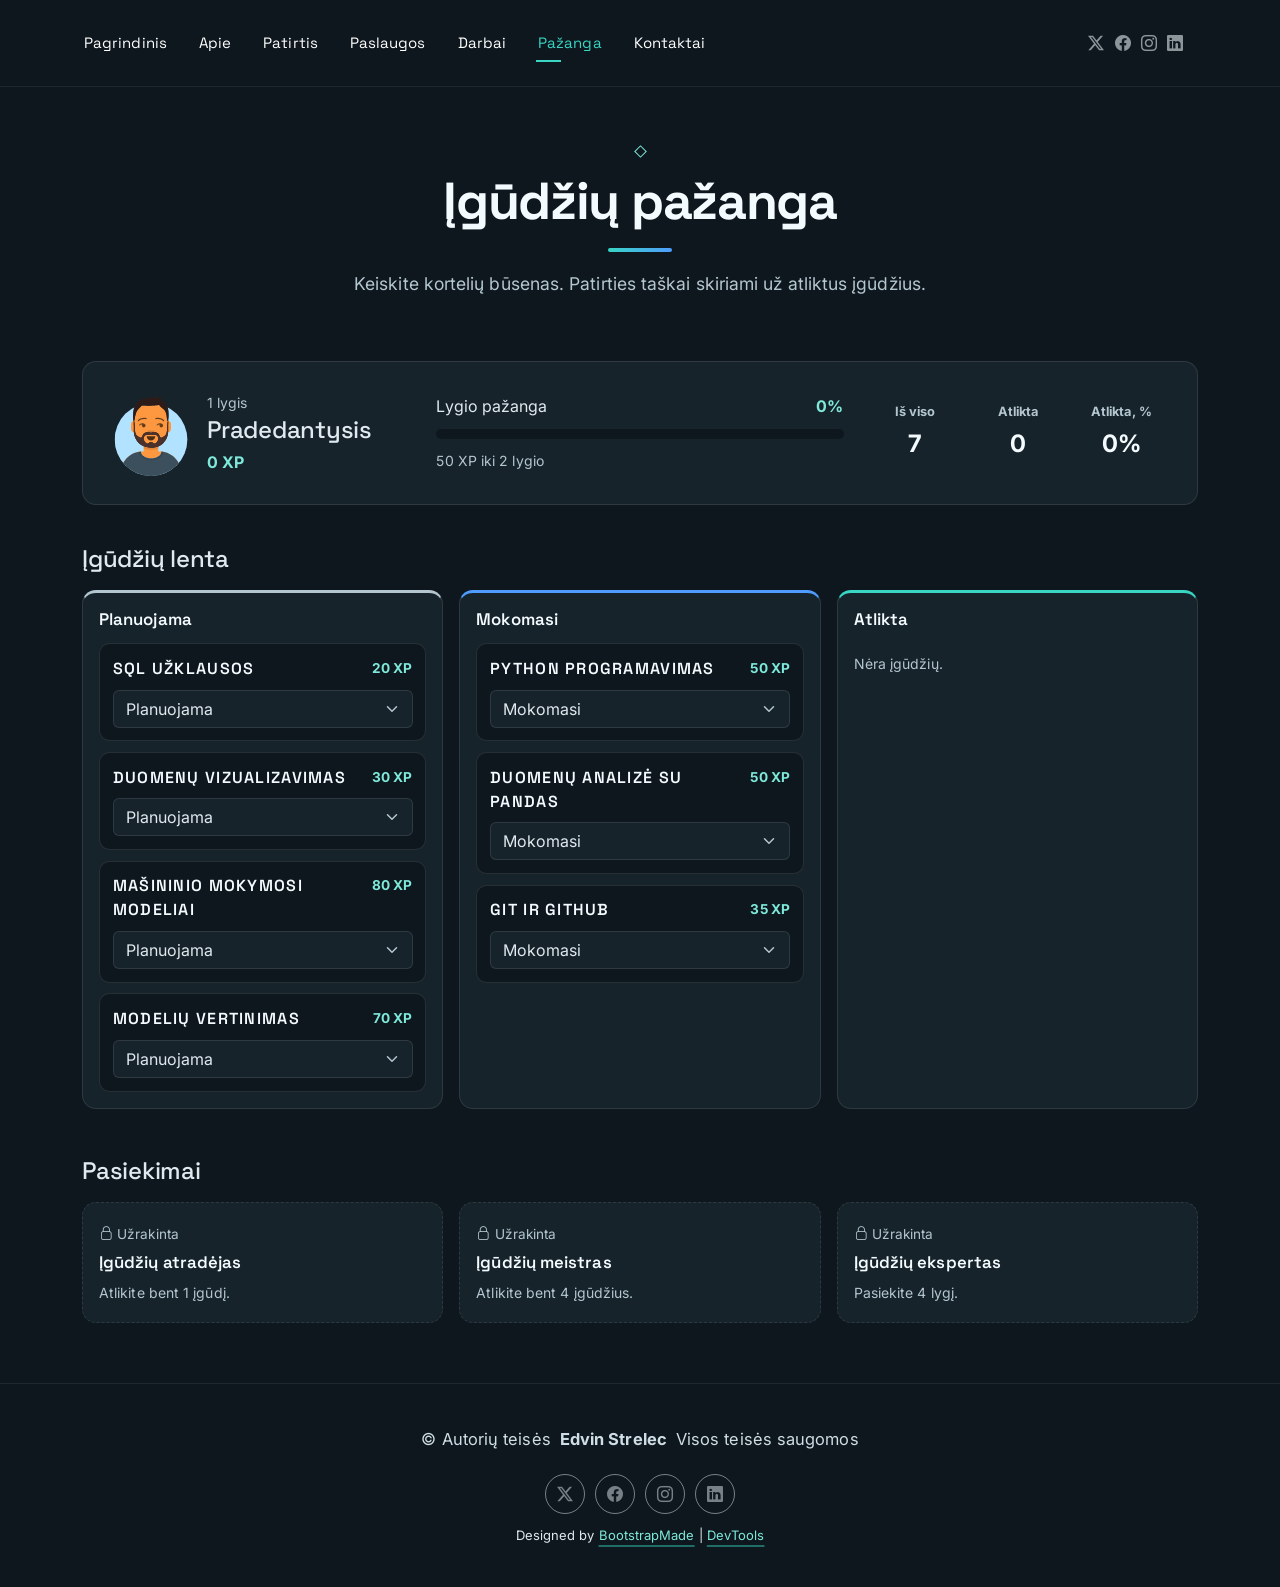
<file: progress.html>
<!DOCTYPE html>
<html lang="lt">

<head>
  <meta charset="utf-8">
  <meta content="width=device-width, initial-scale=1.0" name="viewport">
  <title>Įgūdžių pažanga – Edvin Strelec</title>
  <meta name="description" content="">
  <meta name="keywords" content="">

  <!-- Favicons -->
  <link href="assets/img/favicon.png" rel="icon">
  <link href="assets/img/apple-touch-icon.png" rel="apple-touch-icon">

  <!-- Fonts -->
  <link href="https://fonts.googleapis.com" rel="preconnect">
  <link href="https://fonts.gstatic.com" rel="preconnect" crossorigin>
  <link href="https://fonts.googleapis.com/css2?family=Roboto:ital,wght@0,100;0,300;0,400;0,500;0,700;0,900;1,100;1,300;1,400;1,500;1,700;1,900&family=Poppins:ital,wght@0,100;0,200;0,300;0,400;0,500;0,600;0,700;0,800;0,900;1,100;1,200;1,300;1,400;1,500;1,600;1,700;1,800;1,900&family=Raleway:ital,wght@0,100;0,200;0,300;0,400;0,500;0,600;0,700;0,800;0,900;1,100;1,200;1,300;1,400;1,500;1,600;1,700;1,800;1,900&display=swap" rel="stylesheet">
  <link href="https://fonts.googleapis.com/css2?family=Inter:wght@400;500;600;700&family=Space+Grotesk:wght@500;600;700&display=swap" rel="stylesheet">

  <!-- Vendor CSS Files -->
  <link href="assets/vendor/bootstrap/css/bootstrap.min.css" rel="stylesheet">
  <link href="assets/vendor/bootstrap-icons/bootstrap-icons.css" rel="stylesheet">
  <link href="assets/vendor/aos/aos.css" rel="stylesheet">
  <link href="assets/vendor/swiper/swiper-bundle.min.css" rel="stylesheet">
  <link href="assets/vendor/glightbox/css/glightbox.min.css" rel="stylesheet">

  <!-- Main CSS File -->
  <link href="assets/css/main.css" rel="stylesheet">

  <!-- Custom CSS File (9 LD) – po main.css -->
  <link href="assets/css/custom.css?v=e4f995a8e1" rel="stylesheet">

  <!-- =======================================================
  * Template Name: FolioOne
  * Template URL: https://bootstrapmade.com/folioone-bootstrap-portfolio-website-template/
  * Updated: Aug 23 2025 with Bootstrap v5.3.7
  * Author: BootstrapMade.com
  * License: https://bootstrapmade.com/license/
  ======================================================== -->
</head>

<body class="about-page">

  <header id="header" class="header d-flex align-items-center light-background sticky-top">
    <div class="container position-relative d-flex align-items-center justify-content-between">

      <!-- <a href="index.html" class="logo d-flex align-items-center me-auto me-xl-0">
      <img src="assets/img/logo.webp" alt="">
      <h1 class="sitename">FolioOne</h1> 
    </a> -->

      <nav id="navmenu" class="navmenu">
        <ul>
          <li><a href="index.html">Pagrindinis</a></li>
          <li><a href="about.html">Apie</a></li>
          <li><a href="resume.html">Patirtis</a></li>
          <li><a href="services.html">Paslaugos</a></li>
          <li><a href="portfolio.html">Darbai</a></li>
          <li><a href="progress.html" class="active" aria-current="page">Pažanga</a></li>
          <li><a href="contact.html">Kontaktai</a></li>
        </ul>
        <i class="mobile-nav-toggle d-xl-none bi bi-list"></i>
      </nav>

      <div class="header-social-links">
        <a href="#" class="twitter"><i class="bi bi-twitter-x"></i></a>
        <a href="#" class="facebook"><i class="bi bi-facebook"></i></a>
        <a href="#" class="instagram"><i class="bi bi-instagram"></i></a>
        <a href="#" class="linkedin"><i class="bi bi-linkedin"></i></a>
      </div>

    </div>
  </header>

  <main class="main">
    <section id="skill-progress" class="section">
      <div class="container section-title">
        <h2>Įgūdžių pažanga</h2>
        <p>Keiskite kortelių būsenas. Patirties taškai skiriami už atliktus įgūdžius.</p>
      </div>

      <div class="container">
        <div class="skill-overview">
          <div class="skill-profile">
            <img id="skill-avatar" src="assets/img/avatar-level-1.svg" alt="" width="88" height="94">
            <div>
              <p id="skill-level" class="mb-0">1 lygis</p>
              <h3 id="skill-rank" class="h4 mb-1">Pradedantysis</h3>
              <strong id="skill-xp">0 XP</strong>
            </div>
          </div>
          <div class="skill-meter">
            <div>
              <label for="skill-meter">Lygio pažanga</label>
              <strong id="skill-meter-value"></strong>
            </div>
            <progress id="skill-meter" value="0" max="100"></progress>
            <p id="skill-next" class="mb-0"></p>
          </div>
          <dl class="skill-stats mb-0">
            <div><dt>Iš viso</dt><dd id="skill-total"></dd></div>
            <div><dt>Atlikta</dt><dd id="skill-completed"></dd></div>
            <div><dt>Atlikta, %</dt><dd id="skill-percent"></dd></div>
          </dl>
        </div>
        <p id="skill-announcement" class="visually-hidden" role="status"></p>

        <h3 class="h4 mb-3">Įgūdžių lenta</h3>
        <div id="skill-board" class="skill-board">
          <section class="skill-column" data-status="planned" aria-labelledby="planned-title">
            <h4 id="planned-title">Planuojama</h4>
            <ul class="skill-list"></ul>
            <p class="skill-empty mb-0" hidden>Nėra įgūdžių.</p>
          </section>
          <section class="skill-column" data-status="learning" aria-labelledby="learning-title">
            <h4 id="learning-title">Mokomasi</h4>
            <ul class="skill-list"></ul>
            <p class="skill-empty mb-0" hidden>Nėra įgūdžių.</p>
          </section>
          <section class="skill-column" data-status="done" aria-labelledby="done-title">
            <h4 id="done-title">Atlikta</h4>
            <ul class="skill-list"></ul>
            <p class="skill-empty mb-0" hidden>Nėra įgūdžių.</p>
          </section>
        </div>

        <h3 class="h4 mt-5 mb-3">Pasiekimai</h3>
        <ul id="skill-achievements" class="skill-achievements"></ul>
      </div>
    </section>
  </main>

  <footer id="footer" class="footer">

    <div class="container">
      <div class="copyright text-center ">
        <p>© <span>Autorių teisės</span> <strong class="px-1 sitename">Edvin Strelec</strong> <span>Visos teisės saugomos<br></span></p>
      </div>
      <div class="social-links d-flex justify-content-center">
        <a href=""><i class="bi bi-twitter-x"></i></a>
        <a href=""><i class="bi bi-facebook"></i></a>
        <a href=""><i class="bi bi-instagram"></i></a>
        <a href=""><i class="bi bi-linkedin"></i></a>
      </div>
      <div class="credits">
        <!-- All the links in the footer should remain intact. -->
        <!-- You can delete the links only if you've purchased the pro version. -->
        <!-- Licensing information: https://bootstrapmade.com/license/ -->
        <!-- Purchase the pro version with working PHP/AJAX contact form: [buy-url] -->
        Designed by <a href="https://bootstrapmade.com/">BootstrapMade</a> | <a href="https://bootstrapmade.com/tools/">DevTools</a>
      </div>
    </div>

  </footer>

  <!-- Scroll Top -->
  <a href="#" id="scroll-top" class="scroll-top d-flex align-items-center justify-content-center"><i class="bi bi-arrow-up-short"></i></a>

  <!-- Preloader -->
  <div id="preloader"></div>

  <!-- Vendor JS Files -->
  <script src="assets/vendor/bootstrap/js/bootstrap.bundle.min.js"></script>
  <script src="assets/vendor/aos/aos.js"></script>
  <script src="assets/vendor/typed.js/typed.umd.js"></script>
  <script src="assets/vendor/waypoints/noframework.waypoints.js"></script>
  <script src="assets/vendor/purecounter/purecounter_vanilla.js"></script>
  <script src="assets/vendor/swiper/swiper-bundle.min.js"></script>
  <script src="assets/vendor/imagesloaded/imagesloaded.pkgd.min.js"></script>
  <script src="assets/vendor/isotope-layout/isotope.pkgd.min.js"></script>
  <script src="assets/vendor/glightbox/js/glightbox.min.js"></script>

  <!-- Main JS File -->
  <script src="assets/js/main.js"></script>
  <script src="assets/js/skill-progress.js"></script>

</body>

</html>
</file>
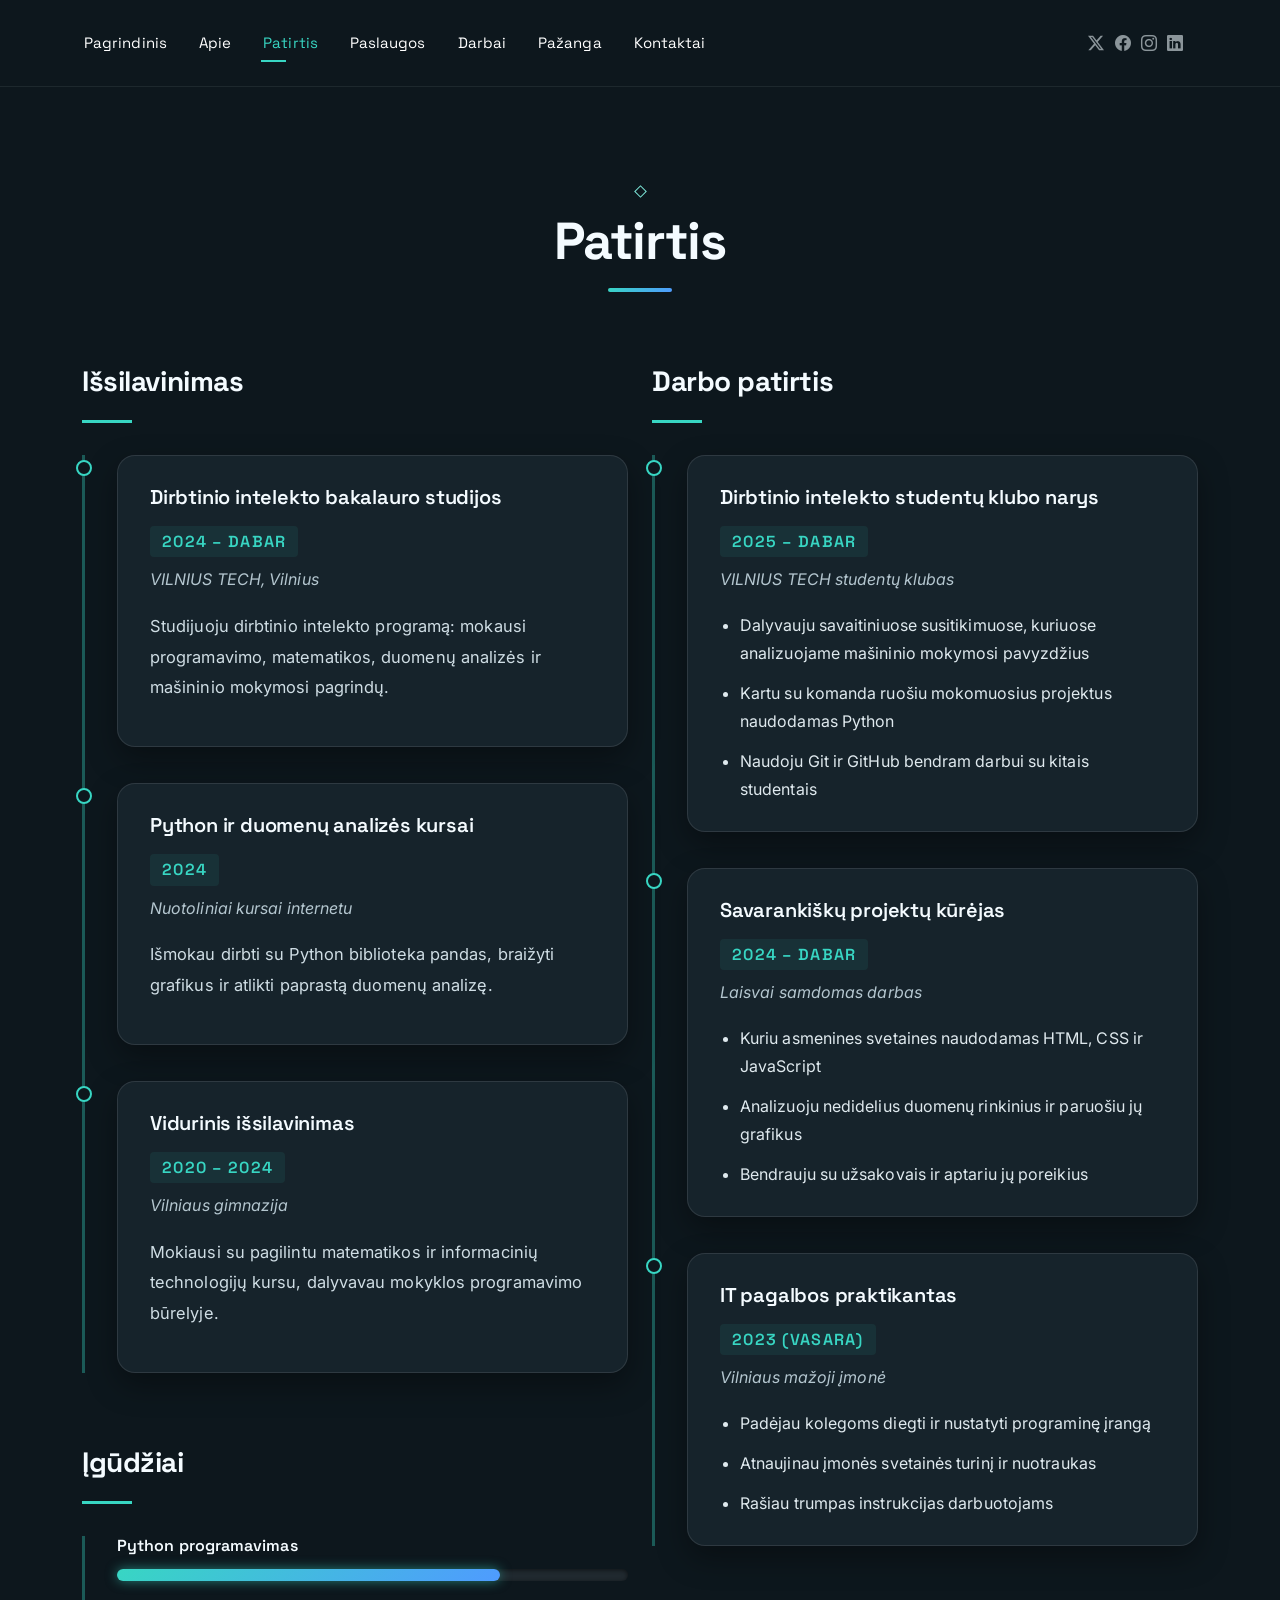
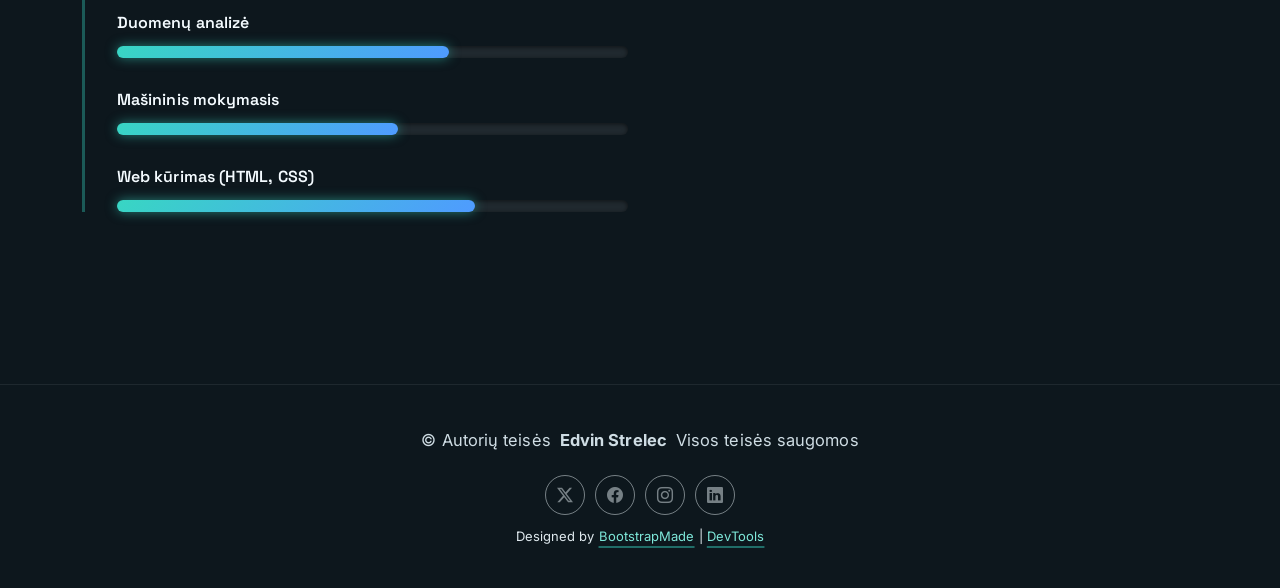
<file: resume.html>
<!DOCTYPE html>
<html lang="en">

<head>
  <meta charset="utf-8">
  <meta content="width=device-width, initial-scale=1.0" name="viewport">
  <title>Patirtis – Edvin Strelec</title>
  <meta name="description" content="">
  <meta name="keywords" content="">

  <!-- Favicons -->
  <link href="assets/img/favicon.png" rel="icon">
  <link href="assets/img/apple-touch-icon.png" rel="apple-touch-icon">

  <!-- Fonts -->
  <link href="https://fonts.googleapis.com" rel="preconnect">
  <link href="https://fonts.gstatic.com" rel="preconnect" crossorigin>
  <link href="https://fonts.googleapis.com/css2?family=Roboto:ital,wght@0,100;0,300;0,400;0,500;0,700;0,900;1,100;1,300;1,400;1,500;1,700;1,900&family=Poppins:ital,wght@0,100;0,200;0,300;0,400;0,500;0,600;0,700;0,800;0,900;1,100;1,200;1,300;1,400;1,500;1,600;1,700;1,800;1,900&family=Raleway:ital,wght@0,100;0,200;0,300;0,400;0,500;0,600;0,700;0,800;0,900;1,100;1,200;1,300;1,400;1,500;1,600;1,700;1,800;1,900&display=swap" rel="stylesheet">
  <link href="https://fonts.googleapis.com/css2?family=Inter:wght@400;500;600;700&family=Space+Grotesk:wght@500;600;700&display=swap" rel="stylesheet">

  <!-- Vendor CSS Files -->
  <link href="assets/vendor/bootstrap/css/bootstrap.min.css" rel="stylesheet">
  <link href="assets/vendor/bootstrap-icons/bootstrap-icons.css" rel="stylesheet">
  <link href="assets/vendor/aos/aos.css" rel="stylesheet">
  <link href="assets/vendor/swiper/swiper-bundle.min.css" rel="stylesheet">
  <link href="assets/vendor/glightbox/css/glightbox.min.css" rel="stylesheet">

  <!-- Main CSS File -->
  <link href="assets/css/main.css" rel="stylesheet">

  <!-- Custom CSS File (9 LD) – po main.css -->
  <link href="assets/css/custom.css" rel="stylesheet">

  <!-- =======================================================
  * Template Name: FolioOne
  * Template URL: https://bootstrapmade.com/folioone-bootstrap-portfolio-website-template/
  * Updated: Aug 23 2025 with Bootstrap v5.3.7
  * Author: BootstrapMade.com
  * License: https://bootstrapmade.com/license/
  ======================================================== -->
</head>

<body class="resume-page">

  <header id="header" class="header d-flex align-items-center light-background sticky-top">
    <div class="container position-relative d-flex align-items-center justify-content-between">

      <!-- <a href="index.html" class="logo d-flex align-items-center me-auto me-xl-0">
      <img src="assets/img/logo.webp" alt="">
      <h1 class="sitename">FolioOne</h1> 
    </a> -->

      <nav id="navmenu" class="navmenu">
        <ul>
          <li><a href="index.html">Pagrindinis</a></li>
          <li><a href="about.html">Apie</a></li>
          <li><a href="resume.html" class="active">Patirtis</a></li>
          <li><a href="services.html">Paslaugos</a></li>
          <li><a href="portfolio.html">Darbai</a></li>
          <li><a href="progress.html">Pažanga</a></li>
          <li><a href="contact.html">Kontaktai</a></li>
        </ul>
        <i class="mobile-nav-toggle d-xl-none bi bi-list"></i>
      </nav>

      <div class="header-social-links">
        <a href="#" class="twitter"><i class="bi bi-twitter-x"></i></a>
        <a href="#" class="facebook"><i class="bi bi-facebook"></i></a>
        <a href="#" class="instagram"><i class="bi bi-instagram"></i></a>
        <a href="#" class="linkedin"><i class="bi bi-linkedin"></i></a>
      </div>

    </div>
  </header>

  <main class="main">

    <!-- Resume Section -->
    <section id="resume" class="resume section">

      <!-- Section Title -->
      <div class="container section-title" data-aos="fade-up">
        <h2>Patirtis</h2>
      </div><!-- End Section Title -->

      <div class="container" data-aos="fade-up" data-aos-delay="100">

        <div class="row">
          <div class="col-lg-6">

            <!-- Education Section -->
            <div class="resume-item" data-aos="fade-up">
              <h3 class="resume-title">Išsilavinimas</h3>

              <div class="resume-content">
                <article class="education-item">
                  <h4>Dirbtinio intelekto bakalauro studijos</h4>
                  <h5>2024 – dabar</h5>
                  <p class="institution"><em>VILNIUS TECH, Vilnius</em></p>
                  <p>Studijuoju dirbtinio intelekto programą: mokausi programavimo, matematikos, duomenų analizės ir mašininio mokymosi pagrindų.</p>
                </article>

                <article class="education-item">
                  <h4>Python ir duomenų analizės kursai</h4>
                  <h5>2024</h5>
                  <p class="institution"><em>Nuotoliniai kursai internetu</em></p>
                  <p>Išmokau dirbti su Python biblioteka pandas, braižyti grafikus ir atlikti paprastą duomenų analizę.</p>
                </article>

                <article class="education-item">
                  <h4>Vidurinis išsilavinimas</h4>
                  <h5>2020 – 2024</h5>
                  <p class="institution"><em>Vilniaus gimnazija</em></p>
                  <p>Mokiausi su pagilintu matematikos ir informacinių technologijų kursu, dalyvavau mokyklos programavimo būrelyje.</p>
                </article>
              </div>
            </div><!-- End Education Section -->

            <!-- Professional Skills Section -->
            <div class="resume-item skills-animation" data-aos="fade-up">
              <h3 class="resume-title">Įgūdžiai</h3>

              <div class="resume-content">
                <div class="skill-item">
                  <h4>Python programavimas</h4>
                  <div class="progress">
                    <div class="progress-bar" role="progressbar" aria-valuenow="75" aria-valuemin="0" aria-valuemax="100"></div>
                  </div>
                </div>

                <div class="skill-item">
                  <h4>Duomenų analizė</h4>
                  <div class="progress">
                    <div class="progress-bar" role="progressbar" aria-valuenow="65" aria-valuemin="0" aria-valuemax="100"></div>
                  </div>
                </div>

                <div class="skill-item">
                  <h4>Mašininis mokymasis</h4>
                  <div class="progress">
                    <div class="progress-bar" role="progressbar" aria-valuenow="55" aria-valuemin="0" aria-valuemax="100"></div>
                  </div>
                </div>

                <div class="skill-item">
                  <h4>Web kūrimas (HTML, CSS)</h4>
                  <div class="progress">
                    <div class="progress-bar" role="progressbar" aria-valuenow="70" aria-valuemin="0" aria-valuemax="100"></div>
                  </div>
                </div>
              </div>
            </div><!-- End Professional Skills Section -->
          </div>

          <div class="col-lg-6">
            <!-- Experience Section -->
            <div class="resume-item" data-aos="fade-up" data-aos-delay="100">
              <h3 class="resume-title">Darbo patirtis</h3>

              <div class="resume-content">
                <article class="experience-item">
                  <h4>Dirbtinio intelekto studentų klubo narys</h4>
                  <h5>2025 – dabar</h5>
                  <p class="company"><em>VILNIUS TECH studentų klubas</em></p>
                  <ul>
                    <li>Dalyvauju savaitiniuose susitikimuose, kuriuose analizuojame mašininio mokymosi pavyzdžius</li>
                    <li>Kartu su komanda ruošiu mokomuosius projektus naudodamas Python</li>
                    <li>Naudoju Git ir GitHub bendram darbui su kitais studentais</li>
                  </ul>
                </article>

                <article class="experience-item">
                  <h4>Savarankiškų projektų kūrėjas</h4>
                  <h5>2024 – dabar</h5>
                  <p class="company"><em>Laisvai samdomas darbas</em></p>
                  <ul>
                    <li>Kuriu asmenines svetaines naudodamas HTML, CSS ir JavaScript</li>
                    <li>Analizuoju nedidelius duomenų rinkinius ir paruošiu jų grafikus</li>
                    <li>Bendrauju su užsakovais ir aptariu jų poreikius</li>
                  </ul>
                </article>

                <article class="experience-item">
                  <h4>IT pagalbos praktikantas</h4>
                  <h5>2023 (vasara)</h5>
                  <p class="company"><em>Vilniaus mažoji įmonė</em></p>
                  <ul>
                    <li>Padėjau kolegoms diegti ir nustatyti programinę įrangą</li>
                    <li>Atnaujinau įmonės svetainės turinį ir nuotraukas</li>
                    <li>Rašiau trumpas instrukcijas darbuotojams</li>
                  </ul>
                </article>
              </div>
            </div><!-- End Experience Section -->
          </div>
        </div>

      </div>

    </section><!-- /Resume Section -->

  </main>

  <footer id="footer" class="footer">

    <div class="container">
      <div class="copyright text-center ">
        <p>© <span>Autorių teisės</span> <strong class="px-1 sitename">Edvin Strelec</strong> <span>Visos teisės saugomos<br></span></p>
      </div>
      <div class="social-links d-flex justify-content-center">
        <a href=""><i class="bi bi-twitter-x"></i></a>
        <a href=""><i class="bi bi-facebook"></i></a>
        <a href=""><i class="bi bi-instagram"></i></a>
        <a href=""><i class="bi bi-linkedin"></i></a>
      </div>
      <div class="credits">
        <!-- All the links in the footer should remain intact. -->
        <!-- You can delete the links only if you've purchased the pro version. -->
        <!-- Licensing information: https://bootstrapmade.com/license/ -->
        <!-- Purchase the pro version with working PHP/AJAX contact form: [buy-url] -->
        Designed by <a href="https://bootstrapmade.com/">BootstrapMade</a> | <a href="https://bootstrapmade.com/tools/">DevTools</a>
      </div>
    </div>

  </footer>

  <!-- Scroll Top -->
  <a href="#" id="scroll-top" class="scroll-top d-flex align-items-center justify-content-center"><i class="bi bi-arrow-up-short"></i></a>

  <!-- Preloader -->
  <div id="preloader"></div>

  <!-- Vendor JS Files -->
  <script src="assets/vendor/bootstrap/js/bootstrap.bundle.min.js"></script>
  <script src="assets/vendor/php-email-form/validate.js"></script>
  <script src="assets/vendor/aos/aos.js"></script>
  <script src="assets/vendor/typed.js/typed.umd.js"></script>
  <script src="assets/vendor/waypoints/noframework.waypoints.js"></script>
  <script src="assets/vendor/purecounter/purecounter_vanilla.js"></script>
  <script src="assets/vendor/swiper/swiper-bundle.min.js"></script>
  <script src="assets/vendor/imagesloaded/imagesloaded.pkgd.min.js"></script>
  <script src="assets/vendor/isotope-layout/isotope.pkgd.min.js"></script>
  <script src="assets/vendor/glightbox/js/glightbox.min.js"></script>

  <!-- Main JS File -->
  <script src="assets/js/main.js"></script>

</body>

</html>
</file>
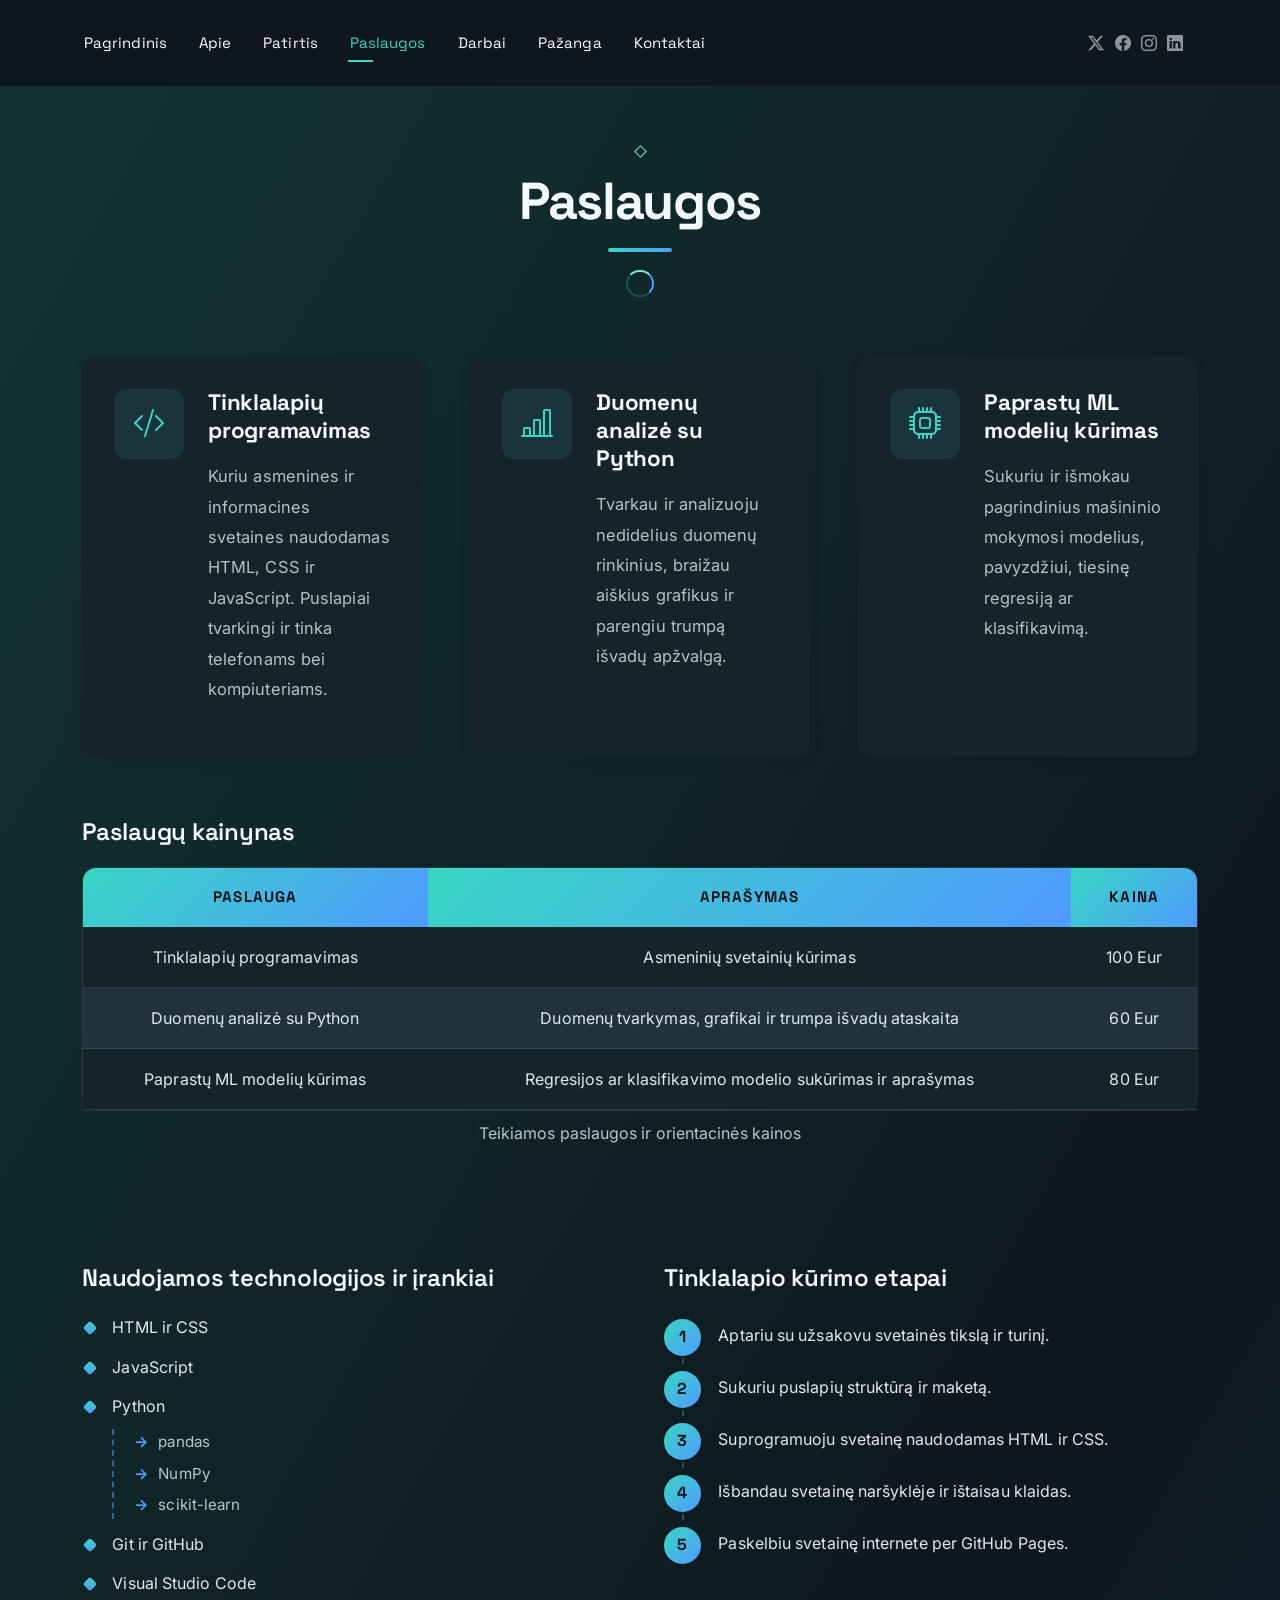
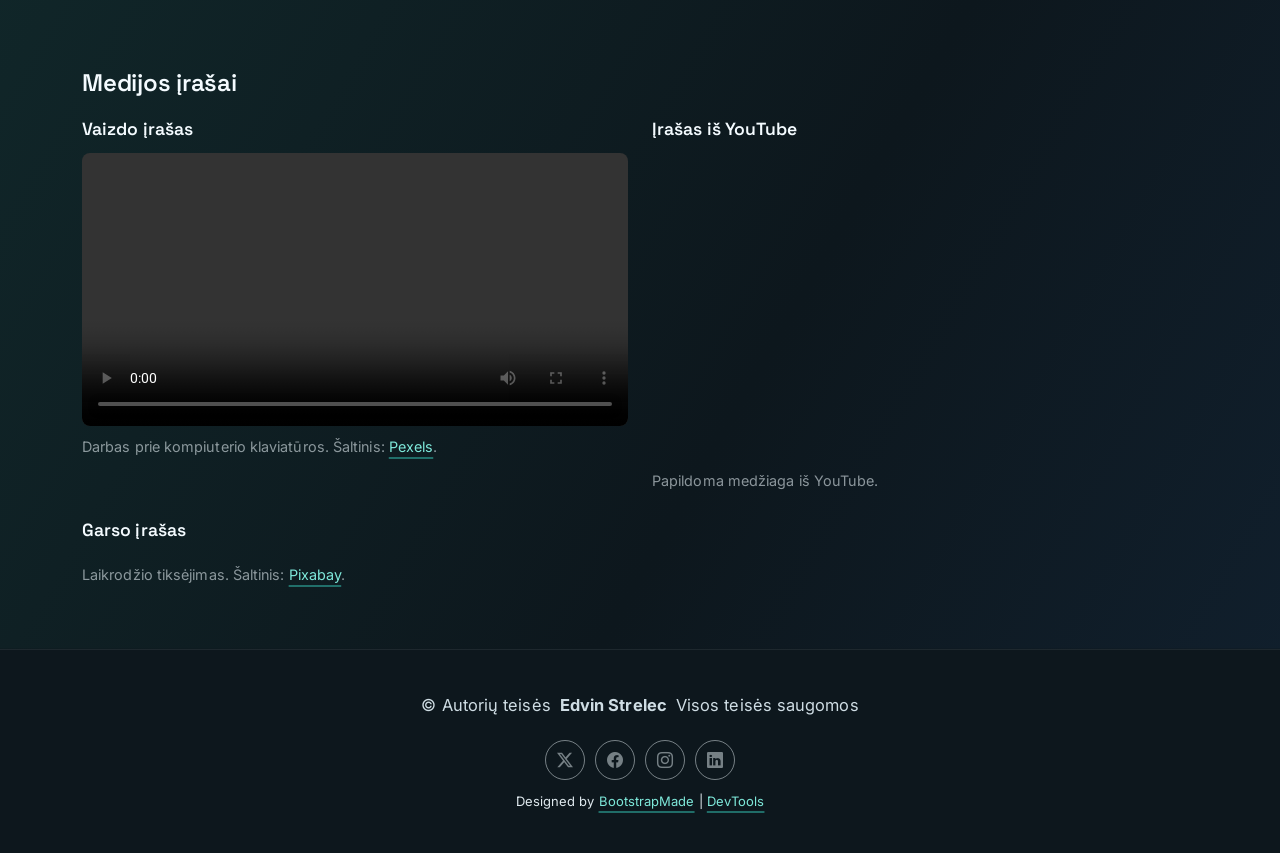
<file: services.html>
<!DOCTYPE html>
<html lang="en">

<head>
  <meta charset="utf-8">
  <meta content="width=device-width, initial-scale=1.0" name="viewport">
  <title>Paslaugos – Edvin Strelec</title>
  <meta name="description" content="">
  <meta name="keywords" content="">

  <!-- Favicons -->
  <link href="assets/img/favicon.png" rel="icon">
  <link href="assets/img/apple-touch-icon.png" rel="apple-touch-icon">

  <!-- Fonts -->
  <link href="https://fonts.googleapis.com" rel="preconnect">
  <link href="https://fonts.gstatic.com" rel="preconnect" crossorigin>
  <link href="https://fonts.googleapis.com/css2?family=Roboto:ital,wght@0,100;0,300;0,400;0,500;0,700;0,900;1,100;1,300;1,400;1,500;1,700;1,900&family=Poppins:ital,wght@0,100;0,200;0,300;0,400;0,500;0,600;0,700;0,800;0,900;1,100;1,200;1,300;1,400;1,500;1,600;1,700;1,800;1,900&family=Raleway:ital,wght@0,100;0,200;0,300;0,400;0,500;0,600;0,700;0,800;0,900;1,100;1,200;1,300;1,400;1,500;1,600;1,700;1,800;1,900&display=swap" rel="stylesheet">
  <link href="https://fonts.googleapis.com/css2?family=Inter:wght@400;500;600;700&family=Space+Grotesk:wght@500;600;700&display=swap" rel="stylesheet">

  <!-- Vendor CSS Files -->
  <link href="assets/vendor/bootstrap/css/bootstrap.min.css" rel="stylesheet">
  <link href="assets/vendor/bootstrap-icons/bootstrap-icons.css" rel="stylesheet">
  <link href="assets/vendor/aos/aos.css" rel="stylesheet">
  <link href="assets/vendor/swiper/swiper-bundle.min.css" rel="stylesheet">
  <link href="assets/vendor/glightbox/css/glightbox.min.css" rel="stylesheet">

  <!-- Main CSS File -->
  <link href="assets/css/main.css" rel="stylesheet">

  <!-- Custom CSS File (9 LD) – po main.css -->
  <link href="assets/css/custom.css" rel="stylesheet">

  <!-- =======================================================
  * Template Name: FolioOne
  * Template URL: https://bootstrapmade.com/folioone-bootstrap-portfolio-website-template/
  * Updated: Aug 23 2025 with Bootstrap v5.3.7
  * Author: BootstrapMade.com
  * License: https://bootstrapmade.com/license/
  ======================================================== -->
</head>

<body class="services-page">

  <header id="header" class="header d-flex align-items-center light-background sticky-top">
    <div class="container position-relative d-flex align-items-center justify-content-between">

      <!-- <a href="index.html" class="logo d-flex align-items-center me-auto me-xl-0">
      <img src="assets/img/logo.webp" alt="">
      <h1 class="sitename">FolioOne</h1> 
    </a> -->

      <nav id="navmenu" class="navmenu">
        <ul>
          <li><a href="index.html">Pagrindinis</a></li>
          <li><a href="about.html">Apie</a></li>
          <li><a href="resume.html">Patirtis</a></li>
          <li><a href="services.html" class="active">Paslaugos</a></li>
          <li><a href="portfolio.html">Darbai</a></li>
          <li><a href="progress.html">Pažanga</a></li>
          <li><a href="contact.html">Kontaktai</a></li>
        </ul>
        <i class="mobile-nav-toggle d-xl-none bi bi-list"></i>
      </nav>

      <div class="header-social-links">
        <a href="#" class="twitter"><i class="bi bi-twitter-x"></i></a>
        <a href="#" class="facebook"><i class="bi bi-facebook"></i></a>
        <a href="#" class="instagram"><i class="bi bi-instagram"></i></a>
        <a href="#" class="linkedin"><i class="bi bi-linkedin"></i></a>
      </div>

    </div>
  </header>

  <main class="main">

    <!-- Services Section -->
    <section id="services" class="services section">

      <!-- Section Title -->
      <div class="container section-title" data-aos="fade-up">
        <h2>Paslaugos</h2>
      </div><!-- End Section Title -->

      <div class="container" data-aos="fade-up" data-aos-delay="100">

        <div class="row justify-content-center g-5">

          <div class="col-lg-4 col-md-6" data-aos="fade-up" data-aos-delay="100">
            <div class="service-item">
              <div class="service-icon">
                <i class="bi bi-code-slash"></i>
              </div>
              <div class="service-content">
                <h3>Tinklalapių programavimas</h3>
                <p>Kuriu asmenines ir informacines svetaines naudodamas HTML, CSS ir JavaScript. Puslapiai tvarkingi ir tinka telefonams bei kompiuteriams.</p>
              </div>
            </div>
          </div><!-- End Service Item -->

          <div class="col-lg-4 col-md-6" data-aos="fade-up" data-aos-delay="200">
            <div class="service-item">
              <div class="service-icon">
                <i class="bi bi-bar-chart-line"></i>
              </div>
              <div class="service-content">
                <h3>Duomenų analizė su Python</h3>
                <p>Tvarkau ir analizuoju nedidelius duomenų rinkinius, braižau aiškius grafikus ir parengiu trumpą išvadų apžvalgą.</p>
              </div>
            </div>
          </div><!-- End Service Item -->

          <div class="col-lg-4 col-md-6" data-aos="fade-up" data-aos-delay="300">
            <div class="service-item">
              <div class="service-icon">
                <i class="bi bi-cpu"></i>
              </div>
              <div class="service-content">
                <h3>Paprastų ML modelių kūrimas</h3>
                <p>Sukuriu ir išmokau pagrindinius mašininio mokymosi modelius, pavyzdžiui, tiesinę regresiją ar klasifikavimą.</p>
              </div>
            </div>
          </div><!-- End Service Item -->

        </div>

        <!-- Kainynas (4×3 lentelė) -->
        <div class="service-block" data-aos="fade-up">
          <h3>Paslaugų kainynas</h3>
          <div class="table-responsive">
            <table class="table service-table">
              <caption>Teikiamos paslaugos ir orientacinės kainos</caption>
              <thead>
                <tr>
                  <th scope="col">Paslauga</th>
                  <th scope="col">Aprašymas</th>
                  <th scope="col">Kaina</th>
                </tr>
              </thead>
              <tbody>
                <tr>
                  <td>Tinklalapių programavimas</td>
                  <td>Asmeninių svetainių kūrimas</td>
                  <td>100 Eur</td>
                </tr>
                <tr>
                  <td>Duomenų analizė su Python</td>
                  <td>Duomenų tvarkymas, grafikai ir trumpa išvadų ataskaita</td>
                  <td>60 Eur</td>
                </tr>
                <tr>
                  <td>Paprastų ML modelių kūrimas</td>
                  <td>Regresijos ar klasifikavimo modelio sukūrimas ir aprašymas</td>
                  <td>80 Eur</td>
                </tr>
              </tbody>
            </table>
          </div>
        </div><!-- End Table -->

        <!-- Sąrašai -->
        <div class="row g-5 service-block" data-aos="fade-up">
          <div class="col-md-6">
            <h3>Naudojamos technologijos ir įrankiai</h3>
            <ul class="service-list">
              <li>HTML ir CSS</li>
              <li>JavaScript</li>
              <li>Python
                <ul>
                  <li>pandas</li>
                  <li>NumPy</li>
                  <li>scikit-learn</li>
                </ul>
              </li>
              <li>Git ir GitHub</li>
              <li>Visual Studio Code</li>
            </ul>
          </div>
          <div class="col-md-6">
            <h3>Tinklalapio kūrimo etapai</h3>
            <ol class="service-list">
              <li>Aptariu su užsakovu svetainės tikslą ir turinį.</li>
              <li>Sukuriu puslapių struktūrą ir maketą.</li>
              <li>Suprogramuoju svetainę naudodamas HTML ir CSS.</li>
              <li>Išbandau svetainę naršyklėje ir ištaisau klaidas.</li>
              <li>Paskelbiu svetainę internete per GitHub Pages.</li>
            </ol>
          </div>
        </div><!-- End Lists -->

        <!-- Medija -->
        <div class="service-block" data-aos="fade-up">
          <h3>Medijos įrašai</h3>
          <div class="row g-4">
            <div class="col-lg-6">
              <h4>Vaizdo įrašas</h4>
              <video class="service-media" controls preload="metadata" width="640">
                <source src="assets/media/typing-keyboard.mp4" type="video/mp4">
                Jūsų naršyklė nepalaiko vaizdo įrašų.
              </video>
              <p class="media-caption">Darbas prie kompiuterio klaviatūros. Šaltinis: <a href="https://www.pexels.com/video/person-is-typing-using-computer-keyboard-7534244/" target="_blank" rel="noopener">Pexels</a>.</p>
            </div>
            <div class="col-lg-6">
              <h4>Įrašas iš YouTube</h4>
              <div class="ratio ratio-16x9">
                <iframe src="https://www.youtube.com/embed/BoUVIhtqjAw" title="YouTube vaizdo įrašas" loading="lazy" allow="accelerometer; autoplay; clipboard-write; encrypted-media; gyroscope; picture-in-picture" allowfullscreen></iframe>
              </div>
              <p class="media-caption">Papildoma medžiaga iš YouTube.</p>
            </div>
            <div class="col-12">
              <h4>Garso įrašas</h4>
              <audio class="service-media" controls preload="metadata">
                <source src="assets/media/clock-ticking.mp3" type="audio/mpeg">
                Jūsų naršyklė nepalaiko garso įrašų.
              </audio>
              <p class="media-caption">Laikrodžio tiksėjimas. Šaltinis: <a href="https://pixabay.com/sound-effects/quartz-clock-ticking-one-minute-253102/" target="_blank" rel="noopener">Pixabay</a>.</p>
            </div>
          </div>
        </div><!-- End Media -->

      </div>

    </section><!-- /Services Section -->

  </main>

  <footer id="footer" class="footer">

    <div class="container">
      <div class="copyright text-center ">
        <p>© <span>Autorių teisės</span> <strong class="px-1 sitename">Edvin Strelec</strong> <span>Visos teisės saugomos<br></span></p>
      </div>
      <div class="social-links d-flex justify-content-center">
        <a href=""><i class="bi bi-twitter-x"></i></a>
        <a href=""><i class="bi bi-facebook"></i></a>
        <a href=""><i class="bi bi-instagram"></i></a>
        <a href=""><i class="bi bi-linkedin"></i></a>
      </div>
      <div class="credits">
        <!-- All the links in the footer should remain intact. -->
        <!-- You can delete the links only if you've purchased the pro version. -->
        <!-- Licensing information: https://bootstrapmade.com/license/ -->
        <!-- Purchase the pro version with working PHP/AJAX contact form: [buy-url] -->
        Designed by <a href="https://bootstrapmade.com/">BootstrapMade</a> | <a href="https://bootstrapmade.com/tools/">DevTools</a>
      </div>
    </div>

  </footer>

  <!-- Scroll Top -->
  <a href="#" id="scroll-top" class="scroll-top d-flex align-items-center justify-content-center"><i class="bi bi-arrow-up-short"></i></a>

  <!-- Preloader -->
  <div id="preloader"></div>

  <!-- Vendor JS Files -->
  <script src="assets/vendor/bootstrap/js/bootstrap.bundle.min.js"></script>
  <script src="assets/vendor/php-email-form/validate.js"></script>
  <script src="assets/vendor/aos/aos.js"></script>
  <script src="assets/vendor/typed.js/typed.umd.js"></script>
  <script src="assets/vendor/waypoints/noframework.waypoints.js"></script>
  <script src="assets/vendor/purecounter/purecounter_vanilla.js"></script>
  <script src="assets/vendor/swiper/swiper-bundle.min.js"></script>
  <script src="assets/vendor/imagesloaded/imagesloaded.pkgd.min.js"></script>
  <script src="assets/vendor/isotope-layout/isotope.pkgd.min.js"></script>
  <script src="assets/vendor/glightbox/js/glightbox.min.js"></script>

  <!-- Main JS File -->
  <script src="assets/js/main.js"></script>

</body>

</html>
</file>
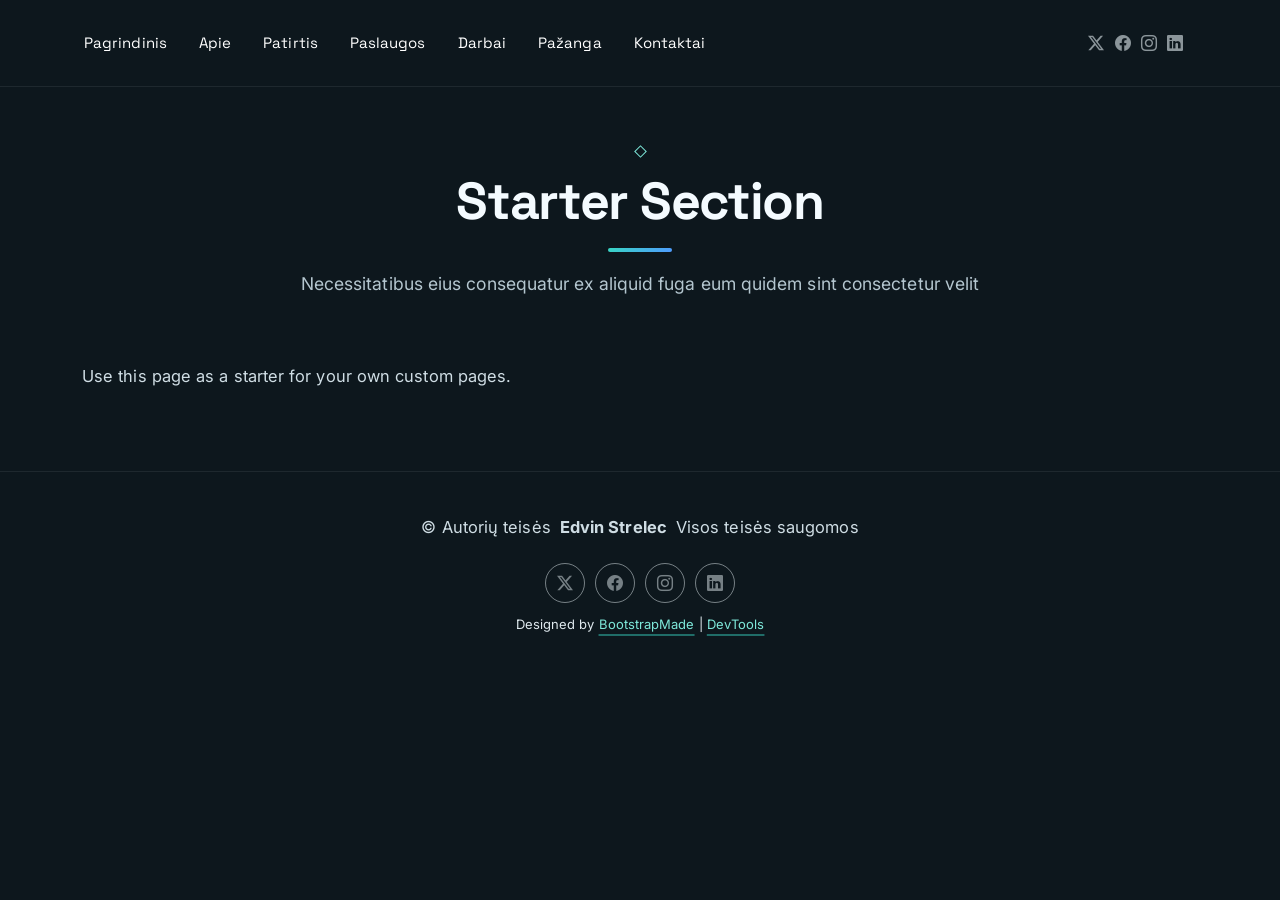
<file: starter-page.html>
<!DOCTYPE html>
<html lang="en">

<head>
  <meta charset="utf-8">
  <meta content="width=device-width, initial-scale=1.0" name="viewport">
  <title>Starter Page - FolioOne Bootstrap Template</title>
  <meta name="description" content="">
  <meta name="keywords" content="">

  <!-- Favicons -->
  <link href="assets/img/favicon.png" rel="icon">
  <link href="assets/img/apple-touch-icon.png" rel="apple-touch-icon">

  <!-- Fonts -->
  <link href="https://fonts.googleapis.com" rel="preconnect">
  <link href="https://fonts.gstatic.com" rel="preconnect" crossorigin>
  <link href="https://fonts.googleapis.com/css2?family=Roboto:ital,wght@0,100;0,300;0,400;0,500;0,700;0,900;1,100;1,300;1,400;1,500;1,700;1,900&family=Poppins:ital,wght@0,100;0,200;0,300;0,400;0,500;0,600;0,700;0,800;0,900;1,100;1,200;1,300;1,400;1,500;1,600;1,700;1,800;1,900&family=Raleway:ital,wght@0,100;0,200;0,300;0,400;0,500;0,600;0,700;0,800;0,900;1,100;1,200;1,300;1,400;1,500;1,600;1,700;1,800;1,900&display=swap" rel="stylesheet">
  <link href="https://fonts.googleapis.com/css2?family=Inter:wght@400;500;600;700&family=Space+Grotesk:wght@500;600;700&display=swap" rel="stylesheet">

  <!-- Vendor CSS Files -->
  <link href="assets/vendor/bootstrap/css/bootstrap.min.css" rel="stylesheet">
  <link href="assets/vendor/bootstrap-icons/bootstrap-icons.css" rel="stylesheet">
  <link href="assets/vendor/aos/aos.css" rel="stylesheet">
  <link href="assets/vendor/swiper/swiper-bundle.min.css" rel="stylesheet">
  <link href="assets/vendor/glightbox/css/glightbox.min.css" rel="stylesheet">

  <!-- Main CSS File -->
  <link href="assets/css/main.css" rel="stylesheet">

  <!-- Custom CSS File (9 LD) – po main.css -->
  <link href="assets/css/custom.css" rel="stylesheet">

  <!-- =======================================================
  * Template Name: FolioOne
  * Template URL: https://bootstrapmade.com/folioone-bootstrap-portfolio-website-template/
  * Updated: Aug 23 2025 with Bootstrap v5.3.7
  * Author: BootstrapMade.com
  * License: https://bootstrapmade.com/license/
  ======================================================== -->
</head>

<body class="starter-page-page">

  <header id="header" class="header d-flex align-items-center light-background sticky-top">
    <div class="container position-relative d-flex align-items-center justify-content-between">

      <!-- <a href="index.html" class="logo d-flex align-items-center me-auto me-xl-0">
      <img src="assets/img/logo.webp" alt="">
      <h1 class="sitename">FolioOne</h1> 
    </a> -->

      <nav id="navmenu" class="navmenu">
        <ul>
          <li><a href="index.html">Pagrindinis</a></li>
          <li><a href="about.html">Apie</a></li>
          <li><a href="resume.html">Patirtis</a></li>
          <li><a href="services.html">Paslaugos</a></li>
          <li><a href="portfolio.html">Darbai</a></li>
          <li><a href="progress.html">Pažanga</a></li>
          <li><a href="contact.html">Kontaktai</a></li>
        </ul>
        <i class="mobile-nav-toggle d-xl-none bi bi-list"></i>
      </nav>

      <div class="header-social-links">
        <a href="#" class="twitter"><i class="bi bi-twitter-x"></i></a>
        <a href="#" class="facebook"><i class="bi bi-facebook"></i></a>
        <a href="#" class="instagram"><i class="bi bi-instagram"></i></a>
        <a href="#" class="linkedin"><i class="bi bi-linkedin"></i></a>
      </div>

    </div>
  </header>

  <main class="main">

    <!-- Starter Section Section -->
    <section id="starter-section" class="starter-section section">

      <!-- Section Title -->
      <div class="container section-title" data-aos="fade-up">
        <h2>Starter Section</h2>
        <p>Necessitatibus eius consequatur ex aliquid fuga eum quidem sint consectetur velit</p>
      </div><!-- End Section Title -->

      <div class="container" data-aos="fade-up">
        <p>Use this page as a starter for your own custom pages.</p>
      </div>

    </section><!-- /Starter Section Section -->

  </main>

  <footer id="footer" class="footer">

    <div class="container">
      <div class="copyright text-center ">
        <p>© <span>Autorių teisės</span> <strong class="px-1 sitename">Edvin Strelec</strong> <span>Visos teisės saugomos<br></span></p>
      </div>
      <div class="social-links d-flex justify-content-center">
        <a href=""><i class="bi bi-twitter-x"></i></a>
        <a href=""><i class="bi bi-facebook"></i></a>
        <a href=""><i class="bi bi-instagram"></i></a>
        <a href=""><i class="bi bi-linkedin"></i></a>
      </div>
      <div class="credits">
        <!-- All the links in the footer should remain intact. -->
        <!-- You can delete the links only if you've purchased the pro version. -->
        <!-- Licensing information: https://bootstrapmade.com/license/ -->
        <!-- Purchase the pro version with working PHP/AJAX contact form: [buy-url] -->
        Designed by <a href="https://bootstrapmade.com/">BootstrapMade</a> | <a href="https://bootstrapmade.com/tools/">DevTools</a>
      </div>
    </div>

  </footer>

  <!-- Scroll Top -->
  <a href="#" id="scroll-top" class="scroll-top d-flex align-items-center justify-content-center"><i class="bi bi-arrow-up-short"></i></a>

  <!-- Preloader -->
  <div id="preloader"></div>

  <!-- Vendor JS Files -->
  <script src="assets/vendor/bootstrap/js/bootstrap.bundle.min.js"></script>
  <script src="assets/vendor/php-email-form/validate.js"></script>
  <script src="assets/vendor/aos/aos.js"></script>
  <script src="assets/vendor/typed.js/typed.umd.js"></script>
  <script src="assets/vendor/waypoints/noframework.waypoints.js"></script>
  <script src="assets/vendor/purecounter/purecounter_vanilla.js"></script>
  <script src="assets/vendor/swiper/swiper-bundle.min.js"></script>
  <script src="assets/vendor/imagesloaded/imagesloaded.pkgd.min.js"></script>
  <script src="assets/vendor/isotope-layout/isotope.pkgd.min.js"></script>
  <script src="assets/vendor/glightbox/js/glightbox.min.js"></script>

  <!-- Main JS File -->
  <script src="assets/js/main.js"></script>

</body>

</html>
</file>
<file: assets/css/custom.css>
/*--------------------------------------------------------------
# custom.css – 9 laboratorinis darbas
# Šis failas jungiamas PO main.css, todėl pakeičia šablono stilius.
--------------------------------------------------------------*/

/*--------------------------------------------------------------
# 1. Kintamieji: šriftai ir spalvos
--------------------------------------------------------------*/
:root {
  --default-font: "Inter", system-ui, -apple-system, "Segoe UI", Roboto, Arial, sans-serif;
  --heading-font: "Space Grotesk", "Inter", system-ui, -apple-system, "Segoe UI", sans-serif;
  --nav-font: "Space Grotesk", "Inter", system-ui, sans-serif;

  --background-color: #0d171d;
  --default-color: #dfe9ee;
  --heading-color: #f4fbff;
  --accent-color: #38d6c3;
  --surface-color: #16232b;
  --contrast-color: #08141a;

  --nav-hover-color: #38d6c3;
  --nav-dropdown-hover-color: #38d6c3;

  /* papildomi kintamieji šiam failui */
  --text-soft: #cfdde4;
  --text-muted: #b4c6cf;
  --accent-light: #7ee8da;
  --accent-2: #4f9bff;
  --gradient: linear-gradient(135deg, #38d6c3 0%, #4f9bff 100%);
  --border-soft: rgba(255, 255, 255, 0.1);
  --radius-md: 14px;
  --radius-lg: 18px;
}

/*--------------------------------------------------------------
# 2. Tipografija: šriftai, antraštės, pastraipos
--------------------------------------------------------------*/
body {
  font-family: var(--default-font);
  font-size: 1rem;
  line-height: 1.75;
  letter-spacing: 0.005em;
}

h1,
h2,
h3,
h4,
h5,
h6 {
  font-family: var(--heading-font);
  color: var(--heading-color);
}

h1 {
  font-size: clamp(2.5rem, 5.5vw, 3.75rem);
  font-weight: 700;
  letter-spacing: -0.025em;
  line-height: 1.08;
}

h2 {
  font-size: clamp(1.9rem, 3.6vw, 2.6rem);
  font-weight: 700;
  letter-spacing: -0.02em;
  line-height: 1.15;
}

h3 {
  font-size: 1.5rem;
  font-weight: 600;
  letter-spacing: -0.01em;
  line-height: 1.25;
}

h4 {
  font-size: 1.25rem;
  font-weight: 600;
  line-height: 1.3;
}

h5 {
  font-size: 1rem;
  font-weight: 600;
  letter-spacing: 0.08em;
  text-transform: uppercase;
}

h6 {
  font-size: 0.875rem;
  font-weight: 600;
  letter-spacing: 0.1em;
  text-transform: uppercase;
  color: var(--accent-color);
}

p {
  font-size: 1.03rem;
  line-height: 1.85;
  color: var(--text-soft);
  margin-bottom: 1.25rem;
}

/* Šablono antraščių ir pastraipų taisyklės turi didesnį specifiškumą,
   todėl pakartojame jų selektorius */
.section-title h2 {
  font-size: clamp(2.2rem, 5vw, 3.25rem);
  font-weight: 700;
  letter-spacing: -0.025em;
  margin-bottom: 1rem;
}

.section-title h2::after {
  content: "";
  display: block;
  width: 64px;
  height: 4px;
  margin: 1rem auto 0;
  border-radius: 4px;
  background: var(--gradient);
}

.section-title p {
  font-size: 1.1rem;
  line-height: 1.85;
  color: var(--text-muted);
}

.hero .hero-content h1 {
  font-size: clamp(2.5rem, 5.5vw, 3.75rem);
  font-weight: 700;
  letter-spacing: -0.03em;
  line-height: 1.1;
}

.hero .hero-content h2 {
  font-size: 1.5rem;
  font-weight: 500;
  color: var(--text-soft);
}

.hero .hero-content p {
  font-size: 1.1rem;
  line-height: 1.85;
  color: var(--text-soft);
}

.about .intro-content .eyebrow {
  color: var(--accent-color);
  font-weight: 600;
  letter-spacing: 0.18em;
}

.about .intro-content .headline {
  font-weight: 700;
  letter-spacing: -0.02em;
  line-height: 1.15;
}

.about .intro-content .lead {
  font-size: 1.2rem;
  line-height: 1.8;
  color: #e6f0f5;
  padding-left: 1.25rem;
  border-left: 4px solid var(--accent-color);
}

.about .intro-content p {
  line-height: 1.85;
  color: var(--text-soft);
}

.skills .skill-box h3 {
  font-weight: 600;
  letter-spacing: -0.01em;
}

.skills .skill-box p {
  opacity: 1;
  color: var(--text-muted);
}

.resume .resume-item .resume-title {
  font-weight: 700;
  letter-spacing: -0.015em;
}

.resume .resume-item article h4 {
  font-weight: 600;
  letter-spacing: -0.01em;
}

.resume .resume-item article .institution,
.resume .resume-item article .company {
  color: var(--text-muted);
}

.portfolio .portfolio-card .portfolio-info h4 {
  font-weight: 600;
  letter-spacing: -0.01em;
}

.portfolio .portfolio-card .portfolio-info p {
  color: var(--text-muted);
  line-height: 1.6;
}

/*--------------------------------------------------------------
# 3a. Mygtukai ir jų pseudo-klasės (:hover, :active)
--------------------------------------------------------------*/
.btn,
.hero .hero-actions .btn,
.about .intro-content .cta-group .btn-ghost,
.portfolio .btn-primary {
  display: inline-flex;
  align-items: center;
  justify-content: center;
  gap: 0.5rem;
  padding: 13px 28px;
  border-radius: 12px;
  border: 2px solid transparent;
  font-family: var(--heading-font);
  font-weight: 600;
  letter-spacing: 0.03em;
  cursor: pointer;
  transition: transform 0.25s ease, box-shadow 0.25s ease, background 0.25s ease, color 0.25s ease, filter 0.25s ease;
}

/* pagrindinis mygtukas */
.hero .hero-actions .btn.btn-primary,
.btn-primary,
.portfolio .btn-primary {
  background: var(--gradient);
  color: var(--contrast-color);
  border-color: transparent;
  box-shadow: 0 6px 18px rgba(56, 214, 195, 0.28);
}

.hero .hero-actions .btn.btn-primary:hover,
.btn-primary:hover,
.portfolio .btn-primary:hover {
  background: var(--gradient);
  color: var(--contrast-color);
  border-color: transparent;
  transform: translateY(-3px);
  box-shadow: 0 12px 26px rgba(56, 214, 195, 0.42);
  filter: brightness(1.08);
}

.hero .hero-actions .btn.btn-primary:active,
.btn-primary:active,
.portfolio .btn-primary:active {
  transform: translateY(0) scale(0.97);
  box-shadow: 0 3px 8px rgba(56, 214, 195, 0.3);
  filter: brightness(0.92);
}

/* kontūrinis mygtukas */
.hero .hero-actions .btn.btn-outline {
  background: transparent;
  color: var(--accent-color);
  border-color: var(--accent-color);
}

.hero .hero-actions .btn.btn-outline:hover {
  background: var(--accent-color);
  color: var(--contrast-color);
  transform: translateY(-3px);
  box-shadow: 0 10px 22px rgba(56, 214, 195, 0.35);
}

.hero .hero-actions .btn.btn-outline:active {
  transform: translateY(0) scale(0.97);
  box-shadow: none;
  filter: brightness(0.9);
}

/* „ghost“ mygtukas skiltyje „Apie“ */
.about .intro-content .cta-group .btn-ghost {
  background: rgba(56, 214, 195, 0.1);
  color: var(--accent-light);
  border: 2px dashed rgba(56, 214, 195, 0.6);
}

.about .intro-content .cta-group .btn-ghost:hover,
.about .intro-content .cta-group .btn-ghost:focus {
  background: var(--gradient);
  color: var(--contrast-color);
  border-color: transparent;
  transform: translateY(-3px);
  box-shadow: 0 10px 22px rgba(56, 214, 195, 0.35);
}

.about .intro-content .cta-group .btn-ghost:active {
  transform: translateY(0) scale(0.97);
  box-shadow: none;
  filter: brightness(0.9);
}

/* aiškus fokusas klaviatūros naudotojams */
.btn:focus-visible,
.btn-ghost:focus-visible {
  outline: 3px solid rgba(126, 232, 218, 0.7);
  outline-offset: 3px;
}

/*--------------------------------------------------------------
# 3b. Nuorodos
--------------------------------------------------------------*/
a {
  color: var(--accent-color);
  transition: color 0.25s ease, background-color 0.25s ease, text-decoration-color 0.25s ease;
}

a:hover {
  color: #aaf5ec;
}

a:active {
  color: #ffffff;
}

a:focus-visible {
  outline: 3px solid rgba(56, 214, 195, 0.55);
  outline-offset: 3px;
  border-radius: 4px;
}

/* nuorodos tekste ir poraštėje */
main a:not([class]),
.footer .credits a,
.media-caption a {
  color: var(--accent-light);
  text-decoration: underline;
  text-decoration-thickness: 2px;
  text-underline-offset: 5px;
  text-decoration-color: rgba(56, 214, 195, 0.45);
  border-radius: 3px;
}

main a:not([class]):hover,
.footer .credits a:hover,
.media-caption a:hover {
  color: #ffffff;
  background-color: rgba(56, 214, 195, 0.18);
  text-decoration-color: var(--accent-color);
}

/* „Mano patirtis“ nuoroda skiltyje „Apie“ */
.about .intro-content .cta-group .link-underline {
  color: var(--accent-light);
  font-weight: 600;
  letter-spacing: 0.02em;
}

.about .intro-content .cta-group .link-underline::after {
  height: 2px;
  background: var(--gradient);
  border-radius: 2px;
}

.about .intro-content .cta-group .link-underline:hover,
.about .intro-content .cta-group .link-underline:focus {
  color: #ffffff;
}

/*--------------------------------------------------------------
# 4a. Tarpai (margin / padding): „Apie“, „Patirtis“, „Atlikti darbai“
--------------------------------------------------------------*/
.about.section,
.resume.section,
.portfolio.section {
  padding: 100px 0;
}

.about .section-title,
.resume .section-title,
.portfolio .section-title {
  padding-bottom: 56px;
}

/* Apie */
.about .intro-content .eyebrow {
  margin-bottom: 20px;
}

.about .intro-content .headline {
  margin-bottom: 32px;
}

.about .intro-content .lead {
  margin-bottom: 32px;
}

.about .intro-content p {
  margin-bottom: 28px;
}

.about .intro-content .cta-group {
  margin-top: 40px;
  gap: 32px;
}

/* Patirtis */
.resume .resume-item {
  margin-bottom: 4.5rem;
}

.resume .resume-item .resume-title {
  margin-bottom: 2rem;
}

.resume .resume-item .resume-content {
  padding-left: 2rem;
  border-left: 3px solid rgba(56, 214, 195, 0.35);
}

/* Atlikti darbai */
.portfolio .portfolio-filters {
  gap: 14px;
  margin-bottom: 3rem;
}

.portfolio .portfolio-filters li {
  padding: 10px 24px;
  border-radius: 12px;
  border: 1px solid rgba(56, 214, 195, 0.35);
}

.portfolio .portfolio-card .portfolio-info {
  padding: 1.75rem;
}

.portfolio .portfolio-card .portfolio-info h4 {
  margin-bottom: 0.5rem;
}

.portfolio .portfolio-card .portfolio-info p {
  margin-bottom: 1rem;
}

/*--------------------------------------------------------------
# 4b. Turinio blokų išvaizda: kraštinės, užapvalinimai, šešėliai
--------------------------------------------------------------*/
/* Apie: nuotrauka */
.about .profile-figure .profile-photo {
  background: var(--surface-color);
  border: 3px solid rgba(56, 214, 195, 0.45);
  border-radius: 28px;
  box-shadow: 0 24px 60px rgba(0, 0, 0, 0.5), 0 0 0 10px rgba(56, 214, 195, 0.06);
}

/* Patirtis: įrašai tampa kortelėmis */
.resume .resume-item article {
  margin-bottom: 2.25rem;
  padding: 1.75rem 2rem;
  background: var(--surface-color);
  border: 1px solid var(--border-soft);
  border-radius: var(--radius-lg);
  box-shadow: 0 12px 30px rgba(0, 0, 0, 0.35);
  transition: transform 0.3s ease, box-shadow 0.3s ease, border-color 0.3s ease;
}

.resume .resume-item article:hover {
  transform: translateY(-4px);
  border-color: rgba(56, 214, 195, 0.45);
  box-shadow: 0 18px 38px rgba(0, 0, 0, 0.45);
}

.resume .resume-item article::before {
  left: -2.6rem;
}

.resume .resume-item article:last-child {
  margin-bottom: 0;
}

/* Atlikti darbai: kortelės */
.portfolio .portfolio-card {
  margin-bottom: 2.25rem;
  border: 1px solid var(--border-soft);
  border-radius: var(--radius-lg);
  box-shadow: 0 14px 34px rgba(0, 0, 0, 0.4);
}

.portfolio .portfolio-card:hover {
  transform: translateY(-8px);
  border-color: rgba(56, 214, 195, 0.5);
  box-shadow: 0 22px 44px rgba(0, 0, 0, 0.5);
}

.portfolio .portfolio-card .portfolio-info .portfolio-tags span {
  border-radius: 8px;
}

@media (max-width: 767.98px) {
  .about.section,
  .resume.section,
  .portfolio.section {
    padding: 70px 0;
  }

  .resume .resume-item article {
    padding: 1.25rem;
  }

  .resume .resume-content {
    padding-left: 1.25rem !important;
  }

  .resume .resume-item article::before,
  .resume article::before {
    left: -1.85rem !important;
  }
}

/*--------------------------------------------------------------
# 5. Dviejų komponentų stilius: progreso juostos ir „į viršų“ mygtukas
--------------------------------------------------------------*/
/* 5.1 Progreso juostos (Įgūdžiai ir Patirtis) */
.skills .skill-box .progress,
.resume .skill-item .progress {
  height: 12px;
  background-color: rgba(255, 255, 255, 0.08);
  border-radius: 6px;
  box-shadow: inset 0 1px 4px rgba(0, 0, 0, 0.55);
}

.skills .skill-box .progress .progress-bar,
.resume .skill-item .progress .progress-bar {
  background: var(--gradient);
  border-radius: 6px;
  box-shadow: 0 0 12px rgba(56, 214, 195, 0.55);
}

.resume .skill-item .progress .progress-bar::after {
  color: var(--accent-light);
}

/* 5.2 „Į viršų“ mygtukas */
.scroll-top {
  right: 24px;
  width: 52px;
  height: 52px;
  background: var(--gradient);
  border: 2px solid rgba(255, 255, 255, 0.25);
  border-radius: 14px;
  box-shadow: 0 8px 20px rgba(0, 0, 0, 0.45);
}

.scroll-top i {
  color: var(--contrast-color);
}

.scroll-top:hover {
  background: var(--gradient);
  color: var(--contrast-color);
  transform: translateY(-4px);
  box-shadow: 0 12px 26px rgba(56, 214, 195, 0.4);
}

.scroll-top.active {
  bottom: 24px;
}

/*--------------------------------------------------------------
# Papildoma užduotis 1: sąrašai (paslaugų skiltis)
--------------------------------------------------------------*/
/* nenumeruotas sąrašas: rombo formos ženkliukas (::before) */
.services ul.service-list {
  padding-left: 0;
  list-style: none;
}

.services ul.service-list > li {
  position: relative;
  padding-left: 1.9rem;
  margin-bottom: 0.7rem;
}

.services ul.service-list > li::before {
  content: "";
  position: absolute;
  left: 0.2rem;
  top: 0.62em;
  width: 10px;
  height: 10px;
  border-radius: 2px;
  background: var(--gradient);
  transform: rotate(45deg);
}

/* įdėtinis sąrašas: kitoks išvaizda nei pagrindinio */
.services ul.service-list ul {
  margin: 0.6rem 0 0.4rem;
  padding-left: 1.25rem;
  list-style: none;
  font-size: 0.95rem;
  color: var(--text-muted);
  border-left: 2px dashed rgba(79, 155, 255, 0.55);
}

.services ul.service-list ul > li {
  position: relative;
  padding-left: 1.5rem;
  margin-bottom: 0.3rem;
}

.services ul.service-list ul > li::before {
  content: "→";
  position: absolute;
  left: 0;
  top: 0;
  width: auto;
  height: auto;
  background: none;
  border-radius: 0;
  transform: none;
  color: var(--accent-2);
  font-weight: 700;
}

/* numeruotas sąrašas: skaitikliai (counters) */
.services ol.service-list {
  counter-reset: etapas;
  padding-left: 0;
  list-style: none;
}

.services ol.service-list > li {
  counter-increment: etapas;
  position: relative;
  padding: 0.5rem 0 1rem 3.4rem;
  margin: 0;
}

.services ol.service-list > li::before {
  content: counter(etapas);
  position: absolute;
  left: 0;
  top: 0.35rem;
  display: flex;
  align-items: center;
  justify-content: center;
  width: 2.3rem;
  height: 2.3rem;
  border-radius: 50%;
  background: var(--gradient);
  color: var(--contrast-color);
  font-family: var(--heading-font);
  font-weight: 700;
}

.services ol.service-list > li:not(:last-child)::after {
  content: "";
  position: absolute;
  left: 1.1rem;
  top: 2.8rem;
  bottom: 0.1rem;
  width: 2px;
  background: rgba(56, 214, 195, 0.3);
}

/*--------------------------------------------------------------
# Papildoma užduotis 2: lentelė
--------------------------------------------------------------*/
.services .service-table {
  border-collapse: separate;
  border-spacing: 0;
  border-radius: var(--radius-md);
  overflow: hidden;
  border: 1px solid var(--border-soft);
}

/* vienodi vidiniai tarpai ir turinio lygiavimas centre */
.services .service-table th,
.services .service-table td {
  padding: 16px 20px;
  text-align: center;
  vertical-align: middle;
  border-color: var(--border-soft);
}

/* antraštinė eilutė */
.services .service-table thead th {
  background: var(--gradient);
  color: var(--contrast-color);
  font-family: var(--heading-font);
  font-weight: 700;
  font-size: 0.95rem;
  letter-spacing: 0.08em;
  text-transform: uppercase;
  border-color: transparent;
}

/* „zebra“ stilius */
.services .service-table tbody tr:nth-child(odd) > * {
  background-color: var(--surface-color);
  color: var(--default-color);
}

.services .service-table tbody tr:nth-child(even) > * {
  background-color: #1f323d;
  color: var(--default-color);
}

/* eilutės :hover efektas */
.services .service-table tbody tr > * {
  transition: background-color 0.25s ease;
}

.services .service-table tbody tr:hover > * {
  background-color: rgba(56, 214, 195, 0.2);
  color: #ffffff;
}

.services .service-table caption {
  color: var(--text-muted);
  text-align: center;
}

/* 10 laboratorinis darbas: CSS animacijos */

:is(.header-social-links, .social-links) a i::before {
  animation: ld10-social-bounce 2s ease-in-out infinite;
}

:is(.header-social-links, .social-links) a:nth-child(2) i::before {
  animation-delay: 120ms;
}

:is(.header-social-links, .social-links) a:nth-child(3) i::before {
  animation-delay: 240ms;
}

:is(.header-social-links, .social-links) a:nth-child(4) i::before {
  animation-delay: 360ms;
}

@keyframes ld10-social-bounce {
  0%, 100% {
    transform: translateY(0) scale(1);
    opacity: 0.85;
  }

  25% {
    transform: translateY(-7px) scale(1.2);
    opacity: 1;
  }

  45% {
    transform: translateY(1px) scale(0.95);
    opacity: 0.75;
  }

  65% {
    transform: translateY(-1px) scale(1.03);
    opacity: 0.95;
  }
}

@keyframes ld10-social-pulse {
  0%, 100% {
    opacity: 0.65;
  }

  50% {
    opacity: 1;
  }
}

.services .service-item:hover .service-icon i::before {
  animation: ld10-service-icon-pop 650ms ease-in-out;
}

@keyframes ld10-service-icon-pop {
  0%, 100% {
    scale: 1;
  }

  65% {
    scale: 1.22;
  }
}

/* Antraščių rombai ir gradientinės linijos */
.section-title h2::before,
.hero .hero-content h1::before {
  content: "";
  display: block;
  width: 9px;
  height: 9px;
  margin: 0 auto 0.85rem;
  border: 1px solid var(--accent-light);
  transform: rotate(45deg);
  animation: ld10-heading-diamond 3.6s ease-in-out infinite alternate;
}

.section-title h2::after,
.hero .hero-content h1::after {
  content: "";
  display: block;
  width: 64px;
  height: 4px;
  margin: 1rem auto 0;
  border-radius: 4px;
  background: var(--gradient);
  animation: ld10-heading-line 3.6s ease-in-out infinite alternate;
}

@media (min-width: 993px) {
  .hero .hero-content h1::before,
  .hero .hero-content h1::after {
    margin-left: 0;
    transform-origin: left center;
  }
}

@keyframes ld10-heading-diamond {
  from {
    transform: rotate(45deg) scale(0.85);
    opacity: 0.65;
  }

  to {
    transform: rotate(135deg) scale(1.15);
    opacity: 1;
  }
}

@keyframes ld10-heading-line {
  from {
    transform: scaleX(0.7);
  }

  to {
    transform: scaleX(1.2);
  }
}

/* Dekoratyvinis CSS krovimo indikatorius skiltyje „Paslaugos“ */
#services .section-title::after {
  content: "";
  display: block;
  width: 1.7rem;
  height: 1.7rem;
  margin: 1.1rem auto 0;
  border: 2px solid rgba(56, 214, 195, 0.25);
  border-top-color: var(--accent-light);
  border-right-color: var(--accent-2);
  border-radius: 50%;
  animation: ld10-spinner-turn 1s linear infinite;
}

@keyframes ld10-spinner-turn {
  to {
    transform: rotate(1turn);
  }
}

/* Papildoma dalis: judantis fonas ir CSS figūros */
#services {
  background-image: linear-gradient(120deg, #143736, var(--background-color) 50%, #172f4b);
  background-position: 15% 50%;
  background-size: 230% 100%;
  animation: ld10-services-gradient 14s ease-in-out infinite alternate;
}

@keyframes ld10-services-gradient {
  to {
    background-position: 85% 50%;
  }
}

#about {
  position: relative;
  isolation: isolate;
}

#about::before,
#about::after {
  content: "";
  position: absolute;
  z-index: -1;
  pointer-events: none;
  aspect-ratio: 1;
}

#about::before {
  top: clamp(2rem, 6vw, 5rem);
  right: clamp(1.25rem, 12vw, 12rem);
  width: clamp(3.25rem, 8vw, 7rem);
  border: 2px solid rgba(56, 214, 195, 0.42);
  border-radius: 50%;
  box-shadow: inset 0 0 20px rgba(56, 214, 195, 0.15);
  animation: ld10-about-circle 1.4s ease-in-out infinite alternate;
}

#about::after {
  top: clamp(2rem, 6vw, 5rem);
  left: clamp(1.5rem, 11vw, 10rem);
  width: clamp(3.2rem, 7vw, 6rem);
  clip-path: polygon(50% 0, 100% 100%, 0 100%);
  background: var(--gradient);
  opacity: 0.28;
  animation: ld10-about-triangle 1.8s ease-in-out infinite alternate;
}

@keyframes ld10-about-circle {
  from {
    transform: translateY(6px) scale(0.9);
  }

  to {
    transform: translateY(-22px) scale(1.15);
  }
}

@keyframes ld10-about-triangle {
  from {
    transform: translate(-10px, 8px) rotate(-25deg);
  }

  to {
    transform: translate(10px, -16px) rotate(30deg);
  }
}

@media (prefers-reduced-motion: reduce) {
  :is(.header-social-links, .social-links) a i::before {
    animation-name: ld10-social-pulse;
  }

  .hero .hero-content h1::before,
  .hero .hero-content h1::after,
  .section-title h2::before,
  .section-title h2::after,
  .services .service-item:hover .service-icon i::before,
  #services,
  #services .section-title::after {
    animation: none;
  }
}

/* 11 laboratorinis darbas: vertinimo forma */
.contact .info-box h3,
.contact .info-item .content h4 {
  color: var(--heading-color);
}

.contact .info-item .icon-box i {
  color: var(--accent-light);
}

.contact .info-item:hover .icon-box i {
  color: var(--contrast-color);
}

.contact #feedback-form .form-control.is-invalid {
  border-color: #ff929b;
}

#feedback-form .invalid-feedback {
  color: #ffadb4;
}

.contact #feedback-form button[type="submit"] {
  background: var(--gradient);
  color: var(--contrast-color);
}

.contact #feedback-form button[type="submit"]:disabled {
  background: color-mix(in srgb, var(--text-muted) 12%, var(--surface-color));
  border-color: color-mix(in srgb, var(--text-muted) 55%, var(--surface-color));
  color: var(--text-muted);
  opacity: 1;
}

.contact #feedback-form button[type="reset"] {
  background: var(--background-color);
  border: 1px solid var(--accent-color);
  color: var(--accent-light);
}

.contact #feedback-form button[type="reset"]:hover {
  background: var(--surface-color);
  border-color: var(--accent-light);
}

.feedback-results {
  padding: 1rem;
  border: 1px solid var(--border-soft);
  border-radius: var(--radius-md);
  overflow-wrap: anywhere;
}

.feedback-results dl > div {
  display: flex;
  flex-wrap: wrap;
  gap: 0 0.375rem;
}

.feedback-results dd {
  min-width: 0;
  margin-bottom: 0.25rem;
}

#feedback-average {
  color: var(--accent-light);
}

/* 12 laboratorinis darbas: įgūdžių pažanga */
.skill-overview {
  display: grid;
  grid-template-columns: minmax(0, 1fr) minmax(0, 1.35fr) minmax(0, 1fr);
  align-items: center;
  gap: 1.5rem;
  margin-bottom: 2.5rem;
  padding: clamp(1rem, 3vw, 1.75rem);
  border: 1px solid var(--border-soft);
  border-radius: var(--radius-md);
  background: var(--surface-color);
}

.skill-profile {
  display: flex;
  align-items: center;
  gap: 1rem;
}

.skill-profile img {
  flex-shrink: 0;
  width: 5rem;
  height: auto;
}

#skill-level,
#skill-next {
  font-size: 0.875rem;
  color: var(--text-muted);
}

#skill-xp,
#skill-meter-value {
  color: var(--accent-light);
}

.skill-meter > div {
  display: flex;
  justify-content: space-between;
  gap: 0.75rem;
}

.skill-meter progress {
  display: block;
  appearance: none;
  width: 100%;
  height: 0.65rem;
  margin: 0.55rem 0;
  border: 0;
  border-radius: 1rem;
  overflow: hidden;
  background: var(--background-color);
}

.skill-meter progress::-webkit-progress-bar {
  background: var(--background-color);
}

.skill-meter progress::-webkit-progress-value {
  background: var(--gradient);
}

.skill-meter progress::-moz-progress-bar {
  background: var(--gradient);
}

.skill-stats {
  display: grid;
  grid-template-columns: repeat(3, minmax(0, 1fr));
  gap: 0.5rem;
  text-align: center;
}

.skill-stats dt {
  font-size: 0.8rem;
  color: var(--text-muted);
}

.skill-stats dd {
  margin: 0;
  font-size: clamp(1.15rem, 2vw, 1.5rem);
  font-weight: 700;
  color: var(--heading-color);
}

.skill-board,
.skill-achievements {
  display: grid;
  grid-template-columns: repeat(3, minmax(0, 1fr));
  gap: 1rem;
}

.skill-column {
  padding: 1rem;
  border: 1px solid var(--border-soft);
  border-top: 3px solid var(--text-muted);
  border-radius: var(--radius-md);
  background: var(--surface-color);
}

.skill-column[data-status="learning"] {
  border-top-color: var(--accent-2);
}

.skill-column[data-status="done"] {
  border-top-color: var(--accent-color);
}

.skill-column h4,
.skill-achievement h4 {
  margin-bottom: 0.75rem;
  font-size: 1.05rem;
}

.skill-list,
.skill-achievements {
  margin: 0;
  padding: 0;
  list-style: none;
}

.skill-list {
  display: grid;
  gap: 0.65rem;
}

.skill-card {
  display: grid;
  grid-template-columns: minmax(0, 1fr) auto;
  align-items: start;
  gap: 0.55rem;
  padding: 0.8rem;
  border: 1px solid var(--border-soft);
  border-radius: 0.65rem;
  background: var(--background-color);
}

.skill-card h5 {
  margin: 0;
  line-height: 1.5;
  overflow-wrap: break-word;
}

.skill-card-xp {
  color: var(--accent-light);
  font-size: 0.85rem;
  font-weight: 700;
  white-space: nowrap;
}

.skill-card select {
  grid-column: 1 / -1;
  color-scheme: dark;
  color: var(--default-color);
  background-color: var(--surface-color);
  border-color: var(--border-soft);
  --bs-form-select-bg-img: url("data:image/svg+xml,%3Csvg xmlns='http://www.w3.org/2000/svg' viewBox='0 0 16 16'%3E%3Cpath fill='none' stroke='%23b4c6cf' stroke-linecap='round' stroke-linejoin='round' stroke-width='2' d='m2 5 6 6 6-6'/%3E%3C/svg%3E");
  scroll-margin-top: 5rem;
}

.skill-card select:focus {
  border-color: var(--accent-color);
  box-shadow: 0 0 0 2px var(--accent-color);
}

.skill-empty {
  padding: 0.5rem 0;
}

.skill-empty,
.skill-achievement p {
  color: var(--text-muted);
  font-size: 0.875rem;
  margin-bottom: 0;
}

.skill-achievement {
  padding: 1rem;
  border: 1px dashed var(--border-soft);
  border-radius: var(--radius-md);
  background: var(--surface-color);
}

.skill-achievement h4 {
  margin: 0.35rem 0;
}

.skill-achievement-state {
  color: var(--text-muted);
  font-size: 0.85rem;
}

.skill-achievement[data-unlocked="true"] {
  border: 1px solid var(--accent-color);
}

.skill-achievement[data-unlocked="true"] .skill-achievement-state {
  color: var(--accent-light);
}

@media (max-width: 991.98px) {
  .skill-overview {
    grid-template-columns: minmax(0, 1fr) minmax(0, 1fr);
  }

  .skill-stats {
    grid-column: 1 / -1;
  }
}

@media (max-width: 767.98px) {
  .skill-board,
  .skill-achievements {
    grid-template-columns: minmax(0, 1fr);
  }
}

@media (max-width: 575.98px) {
  .skill-overview {
    grid-template-columns: minmax(0, 1fr);
  }
}
</file>
<file: assets/css/main.css>
/**
* Template Name: FolioOne
* Template URL: https://bootstrapmade.com/folioone-bootstrap-portfolio-website-template/
* Updated: Aug 23 2025 with Bootstrap v5.3.7
* Author: BootstrapMade.com
* License: https://bootstrapmade.com/license/
*/

/*--------------------------------------------------------------
# Font & Color Variables
# Help: https://bootstrapmade.com/color-system/
--------------------------------------------------------------*/
/* Fonts */
:root {
  --default-font: "Roboto",  system-ui, -apple-system, "Segoe UI", Roboto, "Helvetica Neue", Arial, "Noto Sans", "Liberation Sans", sans-serif, "Apple Color Emoji", "Segoe UI Emoji", "Segoe UI Symbol", "Noto Color Emoji";
  --heading-font: "Raleway",  sans-serif;
  --nav-font: "Poppins",  sans-serif;
}

/* Global Colors - The following color variables are used throughout the website. Updating them here will change the color scheme of the entire website */
:root { 
  --background-color: #101a20; /* Background color for the entire website, including individual sections */
  --default-color: #e7f2f7; /* Default color used for the majority of the text content across the entire website */
  --heading-color: #ffffff; /* Color for headings, subheadings and title throughout the website */
  --accent-color: #1387c1; /* Accent color that represents your brand on the website. It's used for buttons, links, and other elements that need to stand out */
  --surface-color: #141f26; /* The surface color is used as a background of boxed elements within sections, such as cards, icon boxes, or other elements that require a visual separation from the global background. */
  --contrast-color: #ffffff; /* Contrast color for text, ensuring readability against backgrounds of accent, heading, or default colors. */
}

/* Nav Menu Colors - The following color variables are used specifically for the navigation menu. They are separate from the global colors to allow for more customization options */
:root {
  --nav-color: #ffffff;  /* The default color of the main navmenu links */
  --nav-hover-color: #1387c1; /* Applied to main navmenu links when they are hovered over or active */
  --nav-mobile-background-color: #213642; /* Used as the background color for mobile navigation menu */
  --nav-dropdown-background-color: #051117; /* Used as the background color for dropdown items that appear when hovering over primary navigation items */
  --nav-dropdown-color: #e7f2f7; /* Used for navigation links of the dropdown items in the navigation menu. */
  --nav-dropdown-hover-color: #1387c1; /* Similar to --nav-hover-color, this color is applied to dropdown navigation links when they are hovered over. */
}

/* Color Presets - These classes override global colors when applied to any section or element, providing reuse of the sam color scheme. */

.light-background {
  --background-color: #142027;
  --surface-color: #325264;
}

.dark-background {
  --background-color: #0b1419;
  --default-color: #ffffff;
  --heading-color: #ffffff;
  --surface-color: #252525;
  --contrast-color: #ffffff;
}

/* Smooth scroll */
:root {
  scroll-behavior: smooth;
}

/*--------------------------------------------------------------
# General Styling & Shared Classes
--------------------------------------------------------------*/
body {
  color: var(--default-color);
  background-color: var(--background-color);
  font-family: var(--default-font);
}

a {
  color: var(--accent-color);
  text-decoration: none;
  transition: 0.3s;
}

a:hover {
  color: color-mix(in srgb, var(--accent-color), transparent 25%);
  text-decoration: none;
}

h1,
h2,
h3,
h4,
h5,
h6 {
  color: var(--heading-color);
  font-family: var(--heading-font);
}

/* PHP Email Form Messages
------------------------------*/
.php-email-form .error-message {
  display: none;
  background: #df1529;
  color: #ffffff;
  text-align: left;
  padding: 15px;
  margin-bottom: 24px;
  font-weight: 600;
}

.php-email-form .sent-message {
  display: none;
  color: #ffffff;
  background: #059652;
  text-align: center;
  padding: 15px;
  margin-bottom: 24px;
  font-weight: 600;
}

.php-email-form .loading {
  display: none;
  background: var(--surface-color);
  text-align: center;
  padding: 15px;
  margin-bottom: 24px;
}

.php-email-form .loading:before {
  content: "";
  display: inline-block;
  border-radius: 50%;
  width: 24px;
  height: 24px;
  margin: 0 10px -6px 0;
  border: 3px solid var(--accent-color);
  border-top-color: var(--surface-color);
  animation: php-email-form-loading 1s linear infinite;
}

@keyframes php-email-form-loading {
  0% {
    transform: rotate(0deg);
  }

  100% {
    transform: rotate(360deg);
  }
}

/*--------------------------------------------------------------
# Global Header
--------------------------------------------------------------*/
.header {
  --background-color: rgba(255, 255, 255, 0);
  color: var(--default-color);
  background-color: var(--background-color);
  padding: 15px 0;
  transition: all 0.5s;
  z-index: 997;
  border-bottom: 1px solid color-mix(in srgb, var(--default-color), transparent 92%);
}

.header .logo {
  line-height: 1;
}

.header .logo img {
  max-height: 36px;
  margin-right: 8px;
}

.header .logo h1 {
  font-size: 32px;
  margin: 0;
  font-weight: 400;
  color: var(--heading-color);
}

.header .header-social-links {
  padding-right: 15px;
}

.header .header-social-links a {
  color: color-mix(in srgb, var(--default-color), transparent 40%);
  padding-left: 6px;
  display: inline-block;
  transition: 0.3s;
  font-size: 16px;
}

.header .header-social-links a:hover {
  color: var(--default-color);
}

.header .header-social-links a i {
  line-height: 0px;
}

@media (max-width: 1200px) {
  .header .logo {
    order: 1;
  }

  .header .header-social-links {
    order: 2;
  }

  .header .navmenu {
    order: 3;
  }
}

/* Global Header on Scroll
------------------------------*/
.scrolled .header {
  --background-color: rgba(16, 26, 32, 0.9);
}

/*--------------------------------------------------------------
# Navigation Menu
--------------------------------------------------------------*/
/* Desktop Navigation */
@media (min-width: 1200px) {
  .navmenu {
    padding: 0;
  }

  .navmenu ul {
    margin: 0;
    padding: 0;
    display: flex;
    list-style: none;
    align-items: center;
  }

  .navmenu li {
    position: relative;
  }

  .navmenu>ul>li {
    white-space: nowrap;
    padding: 15px 28px 15px 0;
  }

  .navmenu>ul>li:last-child {
    padding-right: 0;
  }

  .navmenu a,
  .navmenu a:focus {
    color: var(--nav-color);
    font-size: 15px;
    padding: 0 2px;
    font-family: var(--nav-font);
    font-weight: 400;
    display: flex;
    align-items: center;
    justify-content: space-between;
    white-space: nowrap;
    transition: 0.3s;
    position: relative;
  }

  .navmenu a i,
  .navmenu a:focus i {
    font-size: 12px;
    line-height: 0;
    margin-left: 5px;
    transition: 0.3s;
  }

  .navmenu>ul>li>a:before {
    content: "";
    position: absolute;
    height: 2px;
    bottom: -6px;
    left: 0;
    background-color: var(--nav-hover-color);
    visibility: hidden;
    width: 0px;
    transition: all 0.3s ease-in-out 0s;
  }

  .navmenu a:hover:before,
  .navmenu li:hover>a:before,
  .navmenu .active:before {
    visibility: visible;
    width: 25px;
  }

  .navmenu li:hover>a,
  .navmenu .active,
  .navmenu .active:focus {
    color: var(--nav-hover-color);
  }

  .navmenu .dropdown ul {
    margin: 0;
    padding: 10px 0;
    background: var(--nav-dropdown-background-color);
    display: block;
    position: absolute;
    visibility: hidden;
    left: -5px;
    top: 130%;
    opacity: 0;
    transition: 0.3s;
    border-radius: 4px;
    z-index: 99;
    box-shadow: 0px 0px 30px rgba(0, 0, 0, 0.1);
  }

  .navmenu .dropdown ul li {
    min-width: 200px;
  }

  .navmenu .dropdown ul a {
    padding: 10px 20px;
    font-size: 15px;
    text-transform: none;
    color: var(--nav-dropdown-color);
  }

  .navmenu .dropdown ul a i {
    font-size: 12px;
  }

  .navmenu .dropdown ul a:hover,
  .navmenu .dropdown ul .active:hover,
  .navmenu .dropdown ul li:hover>a {
    color: var(--nav-dropdown-hover-color);
  }

  .navmenu .dropdown:hover>ul {
    opacity: 1;
    top: 100%;
    visibility: visible;
  }

  .navmenu .dropdown .dropdown ul {
    top: 0;
    left: -90%;
    visibility: hidden;
  }

  .navmenu .dropdown .dropdown:hover>ul {
    opacity: 1;
    top: 0;
    left: -100%;
    visibility: visible;
  }
}

/* Mobile Navigation */
@media (max-width: 1199px) {
  .mobile-nav-toggle {
    color: var(--nav-color);
    font-size: 28px;
    line-height: 0;
    margin-right: 10px;
    cursor: pointer;
    transition: color 0.3s;
  }

  .navmenu {
    padding: 0;
    z-index: 9997;
  }

  .navmenu ul {
    display: none;
    list-style: none;
    position: absolute;
    inset: 60px 20px 20px 20px;
    padding: 10px 0;
    margin: 0;
    border-radius: 6px;
    background-color: var(--nav-mobile-background-color);
    border: 1px solid color-mix(in srgb, var(--default-color), transparent 90%);
    box-shadow: none;
    overflow-y: auto;
    transition: 0.3s;
    z-index: 9998;
  }

  .navmenu a,
  .navmenu a:focus {
    color: var(--nav-dropdown-color);
    padding: 10px 20px;
    font-family: var(--nav-font);
    font-size: 17px;
    font-weight: 500;
    display: flex;
    align-items: center;
    justify-content: space-between;
    white-space: nowrap;
    transition: 0.3s;
  }

  .navmenu a i,
  .navmenu a:focus i {
    font-size: 12px;
    line-height: 0;
    margin-left: 5px;
    width: 30px;
    height: 30px;
    display: flex;
    align-items: center;
    justify-content: center;
    border-radius: 50%;
    transition: 0.3s;
    background-color: color-mix(in srgb, var(--accent-color), transparent 90%);
  }

  .navmenu a i:hover,
  .navmenu a:focus i:hover {
    background-color: var(--accent-color);
    color: var(--contrast-color);
  }

  .navmenu a:hover,
  .navmenu .active,
  .navmenu .active:focus {
    color: var(--nav-dropdown-hover-color);
  }

  .navmenu .active i,
  .navmenu .active:focus i {
    background-color: var(--accent-color);
    color: var(--contrast-color);
    transform: rotate(180deg);
  }

  .navmenu .dropdown ul {
    position: static;
    display: none;
    z-index: 99;
    padding: 10px 0;
    margin: 10px 20px;
    background-color: var(--nav-dropdown-background-color);
    transition: all 0.5s ease-in-out;
  }

  .navmenu .dropdown ul ul {
    background-color: rgba(33, 37, 41, 0.1);
  }

  .navmenu .dropdown>.dropdown-active {
    display: block;
    background-color: rgba(33, 37, 41, 0.03);
  }

  .mobile-nav-active {
    overflow: hidden;
  }

  .mobile-nav-active .mobile-nav-toggle {
    color: #fff;
    position: absolute;
    font-size: 32px;
    top: 15px;
    right: 15px;
    margin-right: 0;
    z-index: 9999;
  }

  .mobile-nav-active .navmenu {
    position: fixed;
    overflow: hidden;
    inset: 0;
    background: rgba(33, 37, 41, 0.8);
    transition: 0.3s;
  }

  .mobile-nav-active .navmenu>ul {
    display: block;
  }
}

/*--------------------------------------------------------------
# Global Footer
--------------------------------------------------------------*/
.footer {
  color: var(--default-color);
  background-color: var(--background-color);
  font-size: 14px;
  padding: 40px 0;
  position: relative;
  border-top: 1px solid color-mix(in srgb, var(--default-color), transparent 92%);
}

.footer .copyright p {
  margin-bottom: 0;
}

.footer .social-links {
  margin-top: 20px;
}

.footer .social-links a {
  display: flex;
  align-items: center;
  justify-content: center;
  width: 40px;
  height: 40px;
  border-radius: 50%;
  border: 1px solid color-mix(in srgb, var(--default-color), transparent 50%);
  font-size: 16px;
  color: color-mix(in srgb, var(--default-color), transparent 50%);
  margin: 0 5px;
  transition: 0.3s;
}

.footer .social-links a:hover {
  color: var(--accent-color);
  border-color: var(--accent-color);
}

.footer .credits {
  margin-top: 10px;
  font-size: 13px;
  text-align: center;
}

/*--------------------------------------------------------------
# Preloader
--------------------------------------------------------------*/
#preloader {
  position: fixed;
  inset: 0;
  z-index: 9999;
  overflow: hidden;
  background-color: var(--background-color);
  transition: all 0.6s ease-out;
  width: 100%;
  height: 100vh;
}

#preloader:before,
#preloader:after {
  content: "";
  position: absolute;
  border: 4px solid var(--accent-color);
  border-radius: 50%;
  animation: animate-preloader 2s cubic-bezier(0, 0.2, 0.8, 1) infinite;
}

#preloader:after {
  animation-delay: -0.5s;
}

@keyframes animate-preloader {
  0% {
    width: 10px;
    height: 10px;
    top: calc(50% - 5px);
    left: calc(50% - 5px);
    opacity: 1;
  }

  100% {
    width: 72px;
    height: 72px;
    top: calc(50% - 36px);
    left: calc(50% - 36px);
    opacity: 0;
  }
}

/*--------------------------------------------------------------
# Scroll Top Button
--------------------------------------------------------------*/
.scroll-top {
  position: fixed;
  visibility: hidden;
  opacity: 0;
  right: 15px;
  bottom: -15px;
  z-index: 99999;
  background-color: var(--accent-color);
  width: 44px;
  height: 44px;
  border-radius: 50px;
  transition: all 0.4s;
}

.scroll-top i {
  font-size: 24px;
  color: var(--contrast-color);
  line-height: 0;
}

.scroll-top:hover {
  background-color: color-mix(in srgb, var(--accent-color), transparent 20%);
  color: var(--contrast-color);
}

.scroll-top.active {
  visibility: visible;
  opacity: 1;
  bottom: 15px;
}

/*--------------------------------------------------------------
# Disable aos animation delay on mobile devices
--------------------------------------------------------------*/
@media screen and (max-width: 768px) {
  [data-aos-delay] {
    transition-delay: 0 !important;
  }
}

/*--------------------------------------------------------------
# Global Page Titles & Breadcrumbs
--------------------------------------------------------------*/
.page-title {
  color: var(--default-color);
  background-color: var(--background-color);
  position: relative;
}

.page-title .heading {
  padding: 80px 0;
  border-top: 1px solid color-mix(in srgb, var(--default-color), transparent 90%);
}

.page-title .heading h1 {
  font-size: 38px;
  font-weight: 700;
}

.page-title nav {
  background-color: color-mix(in srgb, var(--default-color), transparent 96%);
  padding: 20px 0;
}

.page-title nav ol {
  display: flex;
  flex-wrap: wrap;
  list-style: none;
  padding: 0;
  margin: 0;
  font-size: 16px;
  font-weight: 400;
}

.page-title nav ol li+li {
  padding-left: 10px;
}

.page-title nav ol li+li::before {
  content: "/";
  display: inline-block;
  padding-right: 10px;
  color: color-mix(in srgb, var(--default-color), transparent 70%);
}

/*--------------------------------------------------------------
# Global Sections
--------------------------------------------------------------*/
section,
.section {
  color: var(--default-color);
  background-color: var(--background-color);
  padding: 60px 0;
  scroll-margin-top: 100px;
  overflow: clip;
}

@media (max-width: 1199px) {

  section,
  .section {
    scroll-margin-top: 66px;
  }
}

/*--------------------------------------------------------------
# Global Section Titles
--------------------------------------------------------------*/
.section-title {
  text-align: center;
  padding-bottom: 60px;
  position: relative;
}

.section-title h2 {
  font-size: 3.5rem;
  font-weight: 400;
  line-height: 1.2;
  color: var(--heading-color);
  margin-bottom: 1.5rem;
  letter-spacing: -1px;
}

@media (max-width: 768px) {
  .section-title h2 {
    font-size: 2.5rem;
  }
}

.section-title p {
  font-size: 1.125rem;
  line-height: 1.8;
  color: color-mix(in srgb, var(--default-color), transparent 25%);
  max-width: 900px;
  margin: 0 auto;
  text-wrap: balance;
}

/*--------------------------------------------------------------
# Hero Section
--------------------------------------------------------------*/
.hero {
  padding: 80px 0;
  min-height: 100vh;
  display: flex;
  align-items: center;
}

.hero .hero-content h1 {
  font-size: 3.5rem;
  font-weight: 700;
  margin-bottom: 1rem;
  line-height: 1.2;
}

.hero .hero-content h1 .highlight {
  color: var(--accent-color);
  position: relative;
}

.hero .hero-content h1 .highlight::after {
  content: "";
  position: absolute;
  bottom: 0;
  left: 0;
  width: 100%;
  height: 3px;
  background: linear-gradient(90deg, var(--accent-color), color-mix(in srgb, var(--accent-color), transparent 50%));
  border-radius: 2px;
}

@media (max-width: 768px) {
  .hero .hero-content h1 {
    font-size: 2.5rem;
  }
}

.hero .hero-content h2 {
  font-size: 1.5rem;
  font-weight: 400;
  margin-bottom: 2rem;
  color: color-mix(in srgb, var(--default-color), transparent 20%);
}

.hero .hero-content h2 .typed {
  color: var(--accent-color);
  font-weight: 600;
}

@media (max-width: 768px) {
  .hero .hero-content h2 {
    font-size: 1.25rem;
  }
}

.hero .hero-content p {
  font-size: 1.1rem;
  line-height: 1.6;
  margin-bottom: 2.5rem;
  color: color-mix(in srgb, var(--default-color), transparent 30%);
}

.hero .hero-actions {
  display: flex;
  gap: 1rem;
  margin-bottom: 3rem;
}

.hero .hero-actions .btn {
  padding: 12px 30px;
  border-radius: 50px;
  font-weight: 600;
  text-decoration: none;
  transition: all 0.3s ease;
  border: 2px solid;
}

.hero .hero-actions .btn.btn-primary {
  background: var(--accent-color);
  color: var(--contrast-color);
  border-color: var(--accent-color);
}

.hero .hero-actions .btn.btn-primary:hover {
  background: color-mix(in srgb, var(--accent-color), black 15%);
  border-color: color-mix(in srgb, var(--accent-color), black 15%);
  transform: translateY(-2px);
}

.hero .hero-actions .btn.btn-outline {
  background: transparent;
  color: var(--accent-color);
  border-color: var(--accent-color);
}

.hero .hero-actions .btn.btn-outline:hover {
  transform: translateY(-2px);
}

@media (max-width: 576px) {
  .hero .hero-actions {
    flex-direction: column;
  }

  .hero .hero-actions .btn {
    text-align: center;
  }
}

.hero .social-links {
  display: flex;
  gap: 1rem;
}

.hero .social-links a {
  width: 45px;
  height: 45px;
  background: var(--surface-color);
  border-radius: 50%;
  display: flex;
  align-items: center;
  justify-content: center;
  color: var(--default-color);
  font-size: 1.2rem;
  transition: all 0.3s ease;
}

.hero .social-links a:hover {
  background: var(--accent-color);
  color: var(--contrast-color);
  transform: translateY(-3px);
  box-shadow: 0 8px 25px color-mix(in srgb, var(--accent-color), transparent 70%);
}

.hero .hero-image {
  position: relative;
}

.hero .hero-image .image-wrapper {
  position: relative;
  max-width: 450px;
  margin: 0 auto;
}

.hero .hero-image .image-wrapper img {
  border-radius: 20px;
  box-shadow: 0 5px 15px color-mix(in srgb, var(--default-color), transparent 95%);
  transition: transform 0.3s ease;
}

.hero .hero-image .image-wrapper img:hover {
  transform: scale(1.02);
}

.hero .hero-image .floating-elements {
  position: absolute;
  top: 0;
  left: 0;
  right: 0;
  bottom: 0;
  pointer-events: none;
}

.hero .hero-image .floating-elements .floating-card {
  position: absolute;
  background: var(--surface-color);
  padding: 15px 20px;
  border-radius: 15px;
  box-shadow: 0 10px 30px color-mix(in srgb, var(--default-color), transparent 90%);
  display: flex;
  align-items: center;
  gap: 10px;
  font-weight: 600;
  animation: float 3s ease-in-out infinite;
}

.hero .hero-image .floating-elements .floating-card i {
  font-size: 1.5rem;
  color: var(--accent-color);
}

.hero .hero-image .floating-elements .floating-card.design {
  top: 10%;
  right: -10%;
  animation-delay: 0s;
}

.hero .hero-image .floating-elements .floating-card.code {
  bottom: 30%;
  left: -15%;
  animation-delay: 1s;
}

.hero .hero-image .floating-elements .floating-card.creativity {
  top: 60%;
  right: -5%;
  animation-delay: 2s;
}

@media (max-width: 992px) {
  .hero .hero-image .floating-elements .floating-card {
    display: none;
  }
}

@keyframes float {

  0%,
  100% {
    transform: translateY(0px);
  }

  50% {
    transform: translateY(-10px);
  }
}

@media (max-width: 992px) {
  .hero .hero-content {
    text-align: center;
    margin-bottom: 3rem;
  }
}

/*--------------------------------------------------------------
# About Section
--------------------------------------------------------------*/
.about .intro-content .eyebrow {
  display: inline-block;
  letter-spacing: 0.12em;
  text-transform: uppercase;
  font-size: 12px;
  color: color-mix(in srgb, var(--default-color), transparent 40%);
  margin-bottom: 16px;
}

.about .intro-content .headline {
  font-family: var(--heading-font);
  font-weight: 300;
  line-height: 1.2;
  font-size: clamp(28px, 4vw, 44px);
  margin: 0 0 24px 0;
}

.about .intro-content .lead {
  font-size: 18px;
  line-height: 1.8;
  color: color-mix(in srgb, var(--default-color), transparent 10%);
  margin-bottom: 24px;
}

.about .intro-content p {
  line-height: 1.8;
  margin-bottom: 24px;
  color: color-mix(in srgb, var(--default-color), transparent 5%);
}

.about .intro-content .cta-group {
  display: flex;
  gap: 24px;
  align-items: center;
  margin-top: 24px;
}

.about .intro-content .cta-group .btn-ghost {
  display: inline-flex;
  align-items: center;
  gap: 8px;
  padding: 12px 18px;
  border-radius: 6px;
  color: var(--accent-color);
  background: color-mix(in srgb, var(--accent-color), transparent 92%);
  border: 1px solid color-mix(in srgb, var(--accent-color), transparent 70%);
  transition: 0.3s ease-in-out;
}

.about .intro-content .cta-group .btn-ghost:hover,
.about .intro-content .cta-group .btn-ghost:focus {
  color: var(--contrast-color);
  background: var(--accent-color);
  border-color: var(--accent-color);
  outline: none;
  box-shadow: 0 0 0 3px color-mix(in srgb, var(--accent-color), transparent 70%);
}

.about .intro-content .cta-group .link-underline {
  display: inline-flex;
  align-items: center;
  gap: 8px;
  position: relative;
  color: var(--accent-color);
  padding-bottom: 4px;
  transition: 0.3s ease-in-out;
}

.about .intro-content .cta-group .link-underline::after {
  content: "";
  position: absolute;
  left: 0;
  right: 0;
  bottom: 0;
  height: 1px;
  background: color-mix(in srgb, var(--accent-color), transparent 40%);
  transform: scaleX(0.4);
  transform-origin: left;
  transition: 0.3s ease-in-out;
}

.about .intro-content .cta-group .link-underline:hover,
.about .intro-content .cta-group .link-underline:focus {
  color: color-mix(in srgb, var(--accent-color), transparent 10%);
  outline: none;
}

.about .intro-content .cta-group .link-underline:hover::after,
.about .intro-content .cta-group .link-underline:focus::after {
  transform: scaleX(1);
}

.about .profile-figure {
  margin: 0;
}

.about .profile-figure .profile-photo {
  width: 88%;
  max-width: 440px;
  border-radius: 18px;
  box-shadow: 0 10px 30px color-mix(in srgb, var(--default-color), transparent 92%);
  transform: translateY(0);
  transition: transform 0.3s ease-in-out;
}

.about .profile-figure .profile-caption {
  margin-top: 24px;
  display: flex;
  align-items: center;
  justify-content: center;
}

.about .profile-figure .profile-caption .meta {
  font-size: 14px;
  color: color-mix(in srgb, var(--default-color), transparent 20%);
}

.about .profile-figure .profile-caption .meta .funfact {
  font-size: 13px;
  margin-top: 4px;
  color: color-mix(in srgb, var(--default-color), transparent 35%);
}

.about .profile-figure:hover .profile-photo {
  transform: translateY(-4px);
}

.about .skill-item {
  padding: 24px;
  border-radius: 6px;
  transition: 0.3s ease-in-out;
  background: color-mix(in srgb, var(--surface-color), var(--accent-color) 2%);
  border: 1px solid color-mix(in srgb, var(--default-color), transparent 88%);
  height: 100%;
}

.about .skill-item i {
  font-size: 24px;
  color: var(--accent-color);
  margin-bottom: 16px;
  display: inline-block;
}

.about .skill-item h3 {
  font-size: 16px;
  margin-bottom: 6px;
  font-weight: 500;
}

.about .skill-item p {
  margin: 0;
  font-size: 14px;
  color: color-mix(in srgb, var(--default-color), transparent 25%);
}

.about .skill-item:hover {
  transform: translateY(-3px);
  border-color: color-mix(in srgb, var(--accent-color), transparent 60%);
  box-shadow: 0 10px 30px color-mix(in srgb, var(--default-color), transparent 92%);
}

.about .timeline-item {
  position: relative;
  padding-left: 26px;
}

.about .timeline-item time {
  display: inline-block;
  font-size: 12px;
  letter-spacing: 0.08em;
  text-transform: uppercase;
  color: color-mix(in srgb, var(--default-color), transparent 45%);
  margin-bottom: 6px;
}

.about .timeline-item h4 {
  font-size: 18px;
  font-weight: 400;
  margin: 0 0 6px;
}

.about .timeline-item p {
  font-size: 14px;
  color: color-mix(in srgb, var(--default-color), transparent 25%);
  margin: 0;
}

.about .timeline-item .dot {
  position: absolute;
  left: 0;
  top: 4px;
  width: 10px;
  height: 10px;
  border-radius: 50%;
  background: var(--accent-color);
  box-shadow: 0 0 0 6px color-mix(in srgb, var(--accent-color), transparent 80%);
}

.about .personal-quote {
  padding: 24px 0;
}

.about .personal-quote p {
  font-family: var(--heading-font);
  font-weight: 300;
  font-size: clamp(20px, 3vw, 28px);
  line-height: 1.5;
  color: color-mix(in srgb, var(--default-color), transparent 5%);
  margin: 0 auto;
  max-width: 800px;
}

.about .fact-pill {
  display: flex;
  align-items: center;
  justify-content: center;
  gap: 10px;
  padding: 10px 14px;
  border-radius: 999px;
  border: 1px solid color-mix(in srgb, var(--default-color), transparent 85%);
  background: var(--surface-color);
  color: color-mix(in srgb, var(--default-color), transparent 10%);
  transition: 0.3s ease-in-out;
}

.about .fact-pill i {
  color: var(--accent-color);
}

.about .fact-pill span {
  font-size: 14px;
}

.about .fact-pill:hover {
  transform: translateY(-2px);
  border-color: color-mix(in srgb, var(--accent-color), transparent 60%);
  box-shadow: 0 10px 30px color-mix(in srgb, var(--default-color), transparent 92%);
}

.about .fact-pill:focus-within {
  box-shadow: 0 0 0 3px color-mix(in srgb, var(--accent-color), transparent 70%);
}

@media (max-width: 992px) {
  .about .profile-figure {
    text-align: center !important;
  }

  .about .profile-figure .profile-photo {
    width: 72%;
  }

  .about .intro-content .cta-group {
    flex-wrap: wrap;
  }
}

@media (max-width: 576px) {
  .about .profile-figure .profile-photo {
    width: 100%;
  }
}

/*--------------------------------------------------------------
# Skills Section
--------------------------------------------------------------*/
.skills .skill-box {
  background-color: var(--surface-color);
  padding: 2rem;
  border-radius: 8px;
  box-shadow: 0 0 20px rgba(0, 0, 0, 0.05);
}

.skills .skill-box h3 {
  font-size: 1.2rem;
  margin-bottom: 1rem;
  font-weight: 600;
}

.skills .skill-box p {
  font-size: 0.9rem;
  margin-bottom: 0.8rem;
  opacity: 0.6;
}

.skills .skill-box .progress {
  background-color: color-mix(in srgb, var(--accent-color), transparent 85%);
  border-radius: 50px;
  height: 8px;
  margin-top: 5px;
  overflow: hidden;
}

.skills .skill-box .progress .progress-bar {
  background-color: var(--accent-color);
  height: 100%;
  position: relative;
  border-radius: 50px;
  transition: 0.9s;
  width: 1px;
}

/*--------------------------------------------------------------
# Stats Section
--------------------------------------------------------------*/
.stats .avatars {
  position: relative;
}

.stats .avatars img {
  width: 60px;
  height: 60px;
  border: 3px solid var(--accent-color);
  margin-right: -15px;
  transition: transform 0.3s ease;
}

.stats .avatars img:hover {
  transform: translateY(-5px);
  z-index: 2;
}

.stats .counters h2 {
  color: var(--heading-color);
  font-size: 48px;
  font-weight: 700;
  margin-bottom: 10px;
}

.stats .counters h2 span {
  display: inline-block;
}

.stats .counters p {
  color: var(--default-color);
  font-size: 18px;
  margin: 0;
  opacity: 0.9;
}

@media (max-width: 991px) {
  .stats .row {
    text-align: center;
  }

  .stats .avatars {
    justify-content: center;
    margin-bottom: 40px;
  }

  .stats .counters h2 {
    font-size: 36px;
  }

  .stats .counters p {
    font-size: 16px;
  }

  .stats .counters .col-md-4 {
    margin-bottom: 30px;
  }

  .stats .counters .col-md-4:last-child {
    margin-bottom: 0;
  }
}

@media (max-width: 576px) {
  .stats {
    padding: 60px 0;
  }

  .stats .avatars {
    flex-wrap: wrap;
    justify-content: center;
  }

  .stats .avatars img {
    margin: 0 -8px;
  }
}

/*--------------------------------------------------------------
# Testimonials Section
--------------------------------------------------------------*/
.testimonials .testimonials-carousel,
.testimonials .testimonials-slider {
  overflow: hidden;
}

.testimonials .testimonial-item .testimonial-content {
  border-left: 3px solid var(--accent-color);
  padding-left: 30px;
}

.testimonials .testimonial-item .testimonial-img {
  border-radius: 50%;
  border: 4px solid var(--background-color);
  margin: 0 auto;
}

.testimonials .testimonial-item h3 {
  font-size: 20px;
  font-weight: bold;
  margin: 10px 0 5px 0;
}

.testimonials .testimonial-item h4 {
  font-size: 14px;
  color: color-mix(in srgb, var(--default-color), transparent 40%);
  margin: 0 0 10px 0;
}

.testimonials .testimonial-item .stars i {
  color: #ffc107;
  margin: 0 1px;
}

.testimonials .testimonial-item .quote-icon-left,
.testimonials .testimonial-item .quote-icon-right {
  color: color-mix(in srgb, var(--accent-color), transparent 50%);
  font-size: 26px;
  line-height: 0;
}

.testimonials .testimonial-item .quote-icon-left {
  display: inline-block;
  left: -5px;
  position: relative;
}

.testimonials .testimonial-item .quote-icon-right {
  display: inline-block;
  right: -5px;
  position: relative;
  top: 10px;
  transform: scale(-1, -1);
}

.testimonials .testimonial-item p {
  font-style: italic;
}

.testimonials .swiper-wrapper {
  height: auto;
}

.testimonials .swiper-pagination {
  margin-top: 30px;
  position: relative;
}

.testimonials .swiper-pagination .swiper-pagination-bullet {
  width: 12px;
  height: 12px;
  background-color: color-mix(in srgb, var(--default-color), transparent 85%);
  opacity: 1;
}

.testimonials .swiper-pagination .swiper-pagination-bullet-active {
  background-color: var(--accent-color);
}

/*--------------------------------------------------------------
# Resume Section
--------------------------------------------------------------*/
.resume .resume-item {
  margin-bottom: 3rem;
}

.resume .resume-item .resume-title {
  font-size: 1.75rem;
  font-weight: 700;
  margin-bottom: 1.5rem;
  padding-bottom: 1.5rem;
  position: relative;
  color: var(--heading-color);
}

.resume .resume-item .resume-title::after {
  content: "";
  position: absolute;
  display: block;
  width: 50px;
  height: 3px;
  background: var(--accent-color);
  bottom: 0;
  left: 0;
}

.resume .resume-item .resume-content {
  padding-left: 1.25rem;
  border-left: 2px solid color-mix(in srgb, var(--accent-color), transparent 85%);
}

.resume .resume-item article {
  position: relative;
  margin-bottom: 2.5rem;
}

.resume .resume-item article::before {
  content: "";
  position: absolute;
  width: 16px;
  height: 16px;
  border-radius: 50%;
  left: -1.8rem;
  top: 0.25rem;
  background: var(--background-color);
  border: 2px solid var(--accent-color);
}

.resume .resume-item article h4 {
  font-size: 1.25rem;
  font-weight: 600;
  margin-bottom: 0.5rem;
  color: var(--heading-color);
}

.resume .resume-item article h5 {
  font-size: 1rem;
  background: color-mix(in srgb, var(--accent-color), transparent 92%);
  padding: 0.375rem 0.75rem;
  display: inline-block;
  font-weight: 600;
  margin: 0.5rem 0;
  color: var(--accent-color);
  border-radius: 4px;
}

.resume .resume-item article .institution,
.resume .resume-item article .company {
  font-size: 1rem;
  margin-bottom: 1rem;
  color: color-mix(in srgb, var(--default-color), transparent 25%);
}

.resume .resume-item article p {
  margin-bottom: 1rem;
}

.resume .resume-item article ul {
  padding-left: 1.25rem;
  margin-bottom: 0;
}

.resume .resume-item article ul li {
  padding-bottom: 0.75rem;
  position: relative;
}

.resume .resume-item article ul li:last-child {
  padding-bottom: 0;
}

.resume .skill-item {
  margin-bottom: 2rem;
}

.resume .skill-item h4 {
  font-size: 1rem;
  font-weight: 600;
  margin-bottom: 0.75rem;
  color: var(--heading-color);
}

.resume .skill-item .progress {
  height: 0.75rem;
  background-color: color-mix(in srgb, var(--accent-color), transparent 92%);
  border-radius: 1rem;
  overflow: visible;
}

.resume .skill-item .progress .progress-bar {
  background-color: var(--accent-color);
  position: relative;
  border-radius: 1rem;
  width: 0;
  transition: width 1s ease;
}

.resume .skill-item .progress .progress-bar::after {
  content: attr(aria-valuenow) "%";
  position: absolute;
  right: 0;
  top: -1.75rem;
  font-size: 0.875rem;
  font-weight: 600;
  color: var(--accent-color);
}

@media (max-width: 991.98px) {
  .resume .resume-item {
    margin-bottom: 2rem;
  }
}

@media (max-width: 767.98px) {
  .resume .resume-content {
    padding-left: 1rem !important;
  }

  .resume article::before {
    left: -2rem !important;
  }
}

/*--------------------------------------------------------------
# Services Section
--------------------------------------------------------------*/
.services .service-item {
  display: flex;
  background-color: var(--surface-color);
  border-radius: 12px;
  padding: 2rem;
  height: 100%;
  position: relative;
  overflow: hidden;
  box-shadow: 0 5px 20px rgba(0, 0, 0, 0.03);
  transition: all 0.4s ease;
}

.services .service-item::before {
  content: "";
  position: absolute;
  left: 0;
  top: 0;
  height: 100%;
  width: 4px;
  background-color: var(--accent-color);
  transform: scaleY(0);
  transform-origin: bottom;
  transition: transform 0.4s cubic-bezier(0.65, 0, 0.35, 1);
}

.services .service-item:hover {
  box-shadow: 0 10px 30px rgba(0, 0, 0, 0.08);
  transform: translateY(-5px);
}

.services .service-item:hover::before {
  transform: scaleY(1);
}

.services .service-item:hover .service-icon {
  background-color: var(--accent-color);
  color: var(--contrast-color);
  transform: rotateY(180deg);
}

.services .service-item:hover .service-icon i {
  transform: rotateY(180deg);
}

.services .service-item:hover .service-link i {
  transform: translateX(5px);
}

.services .service-icon {
  flex-shrink: 0;
  width: 70px;
  height: 70px;
  border-radius: 12px;
  background-color: color-mix(in srgb, var(--accent-color), transparent 90%);
  color: var(--accent-color);
  display: flex;
  align-items: center;
  justify-content: center;
  margin-right: 1.5rem;
  transition: all 0.5s ease;
}

.services .service-icon i {
  font-size: 2rem;
  transition: transform 0.5s ease;
}

.services .service-content {
  flex-grow: 1;
}

.services .service-content h3 {
  font-size: 1.4rem;
  margin-bottom: 1rem;
  font-weight: 700;
  color: var(--heading-color);
}

.services .service-content p {
  margin-bottom: 1.25rem;
  color: color-mix(in srgb, var(--default-color), transparent 20%);
}

.services .service-link {
  display: inline-flex;
  align-items: center;
  color: var(--accent-color);
  font-weight: 600;
  text-decoration: none;
  transition: color 0.3s ease;
}

.services .service-link span {
  margin-right: 0.5rem;
}

.services .service-link i {
  transition: transform 0.3s ease;
}

.services .service-link:hover {
  color: color-mix(in srgb, var(--accent-color), transparent 25%);
}

@media (max-width: 767.98px) {
  .services .service-item {
    padding: 1.5rem;
    margin-bottom: 1rem;
  }

  .services .service-icon {
    width: 60px;
    height: 60px;
    margin-right: 1rem;
  }

  .services .service-icon i {
    font-size: 1.5rem;
  }

  .services .service-content h3 {
    font-size: 1.2rem;
    margin-bottom: 0.75rem;
  }

  .services .service-content p {
    margin-bottom: 1rem;
    font-size: 0.95rem;
  }
}

@media (max-width: 575.98px) {
  .services .service-item {
    flex-direction: column;
    text-align: center;
  }

  .services .service-item::before {
    width: 100%;
    height: 4px;
    transform: scaleX(0);
    transform-origin: left;
  }

  .services .service-item:hover::before {
    transform: scaleX(1);
  }

  .services .service-icon {
    margin-right: 0;
    margin-bottom: 1.25rem;
  }

  .services .service-link {
    justify-content: center;
  }
}

/*--------------------------------------------------------------
# Service Details Section
--------------------------------------------------------------*/
.service-details .service-hero {
  margin-bottom: 4rem;
}

.service-details .service-hero .service-meta {
  display: flex;
  align-items: center;
  gap: 1rem;
  margin-bottom: 1.5rem;
}

.service-details .service-hero .service-meta .service-category {
  background: color-mix(in srgb, var(--accent-color), transparent 85%);
  color: var(--accent-color);
  padding: 0.5rem 1rem;
  border-radius: 20px;
  font-size: 0.85rem;
  font-weight: 500;
  letter-spacing: 0.5px;
}

.service-details .service-hero .service-meta .reading-time {
  color: color-mix(in srgb, var(--default-color), transparent 50%);
  font-size: 0.9rem;
  font-weight: 300;
}

.service-details .service-hero h1 {
  font-size: 3.5rem;
  font-weight: 300;
  line-height: 1.2;
  margin-bottom: 1.5rem;
  color: var(--heading-color);
  letter-spacing: -0.02em;
}

.service-details .service-hero .service-description {
  font-size: 1.25rem;
  line-height: 1.7;
  color: color-mix(in srgb, var(--default-color), transparent 25%);
  font-weight: 300;
  margin: 0;
}

.service-details .service-visual {
  margin-bottom: 4rem;
  overflow: hidden;
  border-radius: 4px;
}

.service-details .service-visual img {
  width: 100%;
  height: 400px;
  object-fit: cover;
  transition: transform 0.5s ease;
}

.service-details .service-visual img:hover {
  transform: scale(1.02);
}

.service-details .service-narrative {
  margin-bottom: 5rem;
}

.service-details .service-narrative h3 {
  font-size: 2rem;
  font-weight: 300;
  margin-bottom: 2rem;
  color: var(--heading-color);
  letter-spacing: -0.01em;
}

.service-details .service-narrative p {
  font-size: 1.1rem;
  line-height: 1.8;
  margin-bottom: 2rem;
  color: var(--default-color);
  font-weight: 300;
}

.service-details .benefits-grid {
  display: grid;
  grid-template-columns: repeat(auto-fit, minmax(280px, 1fr));
  gap: 2.5rem;
  margin-top: 3rem;
}

.service-details .benefits-grid .benefit-card {
  text-align: center;
  padding: 0;
}

.service-details .benefits-grid .benefit-card .benefit-icon {
  width: 60px;
  height: 60px;
  background: color-mix(in srgb, var(--accent-color), transparent 90%);
  border-radius: 50%;
  display: flex;
  align-items: center;
  justify-content: center;
  margin: 0 auto 1.5rem;
  transition: all 0.3s ease;
}

.service-details .benefits-grid .benefit-card .benefit-icon i {
  font-size: 1.5rem;
  color: var(--accent-color);
}

.service-details .benefits-grid .benefit-card:hover .benefit-icon {
  background: var(--accent-color);
  transform: translateY(-2px);
}

.service-details .benefits-grid .benefit-card:hover .benefit-icon i {
  color: var(--contrast-color);
}

.service-details .benefits-grid .benefit-card h4 {
  font-size: 1.2rem;
  font-weight: 400;
  margin-bottom: 1rem;
  color: var(--heading-color);
}

.service-details .benefits-grid .benefit-card p {
  font-size: 1rem;
  line-height: 1.6;
  color: color-mix(in srgb, var(--default-color), transparent 30%);
  margin: 0;
}

.service-details .timeline-section {
  margin-bottom: 4rem;
}

.service-details .timeline-section h3 {
  font-size: 2rem;
  font-weight: 300;
  margin-bottom: 3rem;
  color: var(--heading-color);
  letter-spacing: -0.01em;
}

.service-details .timeline-section .timeline {
  position: relative;
}

.service-details .timeline-section .timeline::before {
  content: "";
  position: absolute;
  left: 30px;
  top: 0;
  bottom: 0;
  width: 1px;
  background: color-mix(in srgb, var(--default-color), transparent 85%);
}

.service-details .timeline-section .timeline .timeline-item {
  position: relative;
  padding-left: 80px;
  margin-bottom: 3rem;
}

.service-details .timeline-section .timeline .timeline-item:last-child {
  margin-bottom: 0;
}

.service-details .timeline-section .timeline .timeline-item .timeline-marker {
  position: absolute;
  left: 0;
  top: 0;
  width: 60px;
  height: 60px;
  background: var(--surface-color);
  border: 2px solid color-mix(in srgb, var(--accent-color), transparent 70%);
  border-radius: 50%;
  display: flex;
  align-items: center;
  justify-content: center;
  z-index: 1;
}

.service-details .timeline-section .timeline .timeline-item .timeline-marker span {
  font-size: 1.2rem;
  font-weight: 500;
  color: var(--accent-color);
}

.service-details .timeline-section .timeline .timeline-item .timeline-content h4 {
  font-size: 1.3rem;
  font-weight: 400;
  margin-bottom: 0.75rem;
  color: var(--heading-color);
}

.service-details .timeline-section .timeline .timeline-item .timeline-content p {
  font-size: 1rem;
  line-height: 1.6;
  margin-bottom: 0.5rem;
  color: var(--default-color);
}

.service-details .timeline-section .timeline .timeline-item .timeline-content small {
  color: color-mix(in srgb, var(--default-color), transparent 40%);
  font-size: 0.9rem;
  font-weight: 500;
}

.service-details .service-sidebar {
  padding-left: 2rem;
}

@media (max-width: 992px) {
  .service-details .service-sidebar {
    padding-left: 0;
    margin-top: 4rem;
  }
}

.service-details .overview-card,
.service-details .success-story,
.service-details .consultation-form {
  background: var(--surface-color);
  border-radius: 8px;
  padding: 2.5rem;
  margin-bottom: 2.5rem;
  border: 1px solid color-mix(in srgb, var(--default-color), transparent 93%);
  transition: all 0.3s ease;
}

.service-details .overview-card:hover,
.service-details .success-story:hover,
.service-details .consultation-form:hover {
  border-color: color-mix(in srgb, var(--accent-color), transparent 80%);
}

.service-details .overview-card .overview-header h4 {
  font-size: 1.4rem;
  font-weight: 400;
  margin-bottom: 2rem;
  color: var(--heading-color);
}

.service-details .overview-card .overview-stats {
  display: grid;
  grid-template-columns: repeat(3, 1fr);
  gap: 1.5rem;
  margin-bottom: 2rem;
}

.service-details .overview-card .overview-stats .stat-item {
  text-align: center;
}

.service-details .overview-card .overview-stats .stat-item .stat-number {
  font-size: 2rem;
  font-weight: 300;
  color: var(--accent-color);
  line-height: 1;
  margin-bottom: 0.5rem;
}

.service-details .overview-card .overview-stats .stat-item .stat-label {
  font-size: 0.85rem;
  color: color-mix(in srgb, var(--default-color), transparent 40%);
  font-weight: 500;
  text-transform: uppercase;
  letter-spacing: 0.5px;
}

.service-details .overview-card .overview-details {
  border-top: 1px solid color-mix(in srgb, var(--default-color), transparent 90%);
  padding-top: 1.5rem;
}

.service-details .overview-card .overview-details .detail-row {
  display: flex;
  justify-content: space-between;
  align-items: center;
  margin-bottom: 1rem;
}

.service-details .overview-card .overview-details .detail-row:last-child {
  margin-bottom: 0;
}

.service-details .overview-card .overview-details .detail-row .detail-label {
  font-size: 0.95rem;
  color: color-mix(in srgb, var(--default-color), transparent 30%);
  font-weight: 400;
}

.service-details .overview-card .overview-details .detail-row .detail-value {
  font-size: 0.95rem;
  color: var(--heading-color);
  font-weight: 500;
}

.service-details .success-story .story-quote p {
  font-size: 1.1rem;
  line-height: 1.7;
  color: color-mix(in srgb, var(--default-color), transparent 20%);
  font-style: italic;
  margin-bottom: 2rem;
}

.service-details .success-story .story-author {
  display: flex;
  align-items: center;
  gap: 1rem;
  margin-bottom: 1.5rem;
}

.service-details .success-story .story-author .author-avatar {
  width: 50px;
  height: 50px;
  border-radius: 50%;
  object-fit: cover;
}

.service-details .success-story .story-author .author-details h5 {
  font-size: 1rem;
  font-weight: 500;
  margin-bottom: 0.25rem;
  color: var(--heading-color);
}

.service-details .success-story .story-author .author-details span {
  display: block;
  font-size: 0.9rem;
  color: color-mix(in srgb, var(--default-color), transparent 40%);
  margin-bottom: 0.25rem;
}

.service-details .success-story .story-author .author-details small {
  font-size: 0.8rem;
  color: color-mix(in srgb, var(--default-color), transparent 50%);
}

.service-details .success-story .story-metrics {
  display: grid;
  grid-template-columns: repeat(2, 1fr);
  gap: 1rem;
  padding-top: 1.5rem;
  border-top: 1px solid color-mix(in srgb, var(--default-color), transparent 90%);
}

.service-details .success-story .story-metrics .metric {
  text-align: center;
}

.service-details .success-story .story-metrics .metric .metric-value {
  font-size: 1.5rem;
  font-weight: 500;
  color: var(--accent-color);
  display: block;
  margin-bottom: 0.25rem;
}

.service-details .success-story .story-metrics .metric .metric-label {
  font-size: 0.8rem;
  color: color-mix(in srgb, var(--default-color), transparent 40%);
  text-transform: uppercase;
  letter-spacing: 0.5px;
}

.service-details .consultation-form .form-header {
  margin-bottom: 2rem;
}

.service-details .consultation-form .form-header h4 {
  font-size: 1.4rem;
  font-weight: 400;
  margin-bottom: 0.75rem;
  color: var(--heading-color);
}

.service-details .consultation-form .form-header p {
  font-size: 0.95rem;
  line-height: 1.6;
  color: color-mix(in srgb, var(--default-color), transparent 30%);
  margin: 0;
}

.service-details .consultation-form .form-group {
  margin-bottom: 1.5rem;
}

.service-details .consultation-form .form-input {
  width: 100%;
  padding: 1rem;
  border: 1px solid color-mix(in srgb, var(--default-color), transparent 85%);
  border-radius: 4px;
  font-size: 0.95rem;
  transition: all 0.3s ease;
  background: transparent;
}

.service-details .consultation-form .form-input:focus {
  outline: none;
  border-color: var(--accent-color);
  box-shadow: 0 0 0 3px color-mix(in srgb, var(--accent-color), transparent 90%);
}

.service-details .consultation-form input[type=text],
.service-details .consultation-form input[type=email],
.service-details .consultation-form input[type=tel],
.service-details .consultation-form select,
.service-details .consultation-form textarea {
  color: var(--default-color);
  background-color: var(--surface-color);
  font-size: 14px;
  border-color: color-mix(in srgb, var(--default-color), transparent 80%);
}

.service-details .consultation-form input[type=text]:focus,
.service-details .consultation-form input[type=email]:focus,
.service-details .consultation-form input[type=tel]:focus,
.service-details .consultation-form select:focus,
.service-details .consultation-form textarea:focus {
  border-color: var(--accent-color);
}

.service-details .consultation-form input[type=text]::placeholder,
.service-details .consultation-form input[type=email]::placeholder,
.service-details .consultation-form input[type=tel]::placeholder,
.service-details .consultation-form select::placeholder,
.service-details .consultation-form textarea::placeholder {
  color: color-mix(in srgb, var(--default-color), transparent 70%);
}

.service-details .consultation-form .btn-consultation {
  background: var(--accent-color);
  color: var(--contrast-color);
  border: none;
  padding: 1rem 2rem;
  border-radius: 4px;
  font-size: 0.95rem;
  font-weight: 500;
  width: 100%;
  display: flex;
  align-items: center;
  justify-content: center;
  gap: 0.5rem;
  transition: all 0.3s ease;
  text-transform: none;
}

.service-details .consultation-form .btn-consultation:hover {
  background: color-mix(in srgb, var(--accent-color), transparent 10%);
  transform: translateY(-1px);
}

.service-details .consultation-form .btn-consultation i {
  font-size: 0.9rem;
}

@media (max-width: 768px) {
  .service-details .service-hero h1 {
    font-size: 2.5rem;
  }

  .service-details .service-hero .service-description {
    font-size: 1.1rem;
  }

  .service-details .service-visual img {
    height: 250px;
  }

  .service-details .benefits-grid {
    grid-template-columns: 1fr;
    gap: 2rem;
  }

  .service-details .timeline-section .timeline::before {
    left: 20px;
  }

  .service-details .timeline-section .timeline .timeline-item {
    padding-left: 60px;
  }

  .service-details .timeline-section .timeline .timeline-item .timeline-marker {
    width: 40px;
    height: 40px;
  }

  .service-details .timeline-section .timeline .timeline-item .timeline-marker span {
    font-size: 1rem;
  }

  .service-details .overview-card .overview-stats {
    grid-template-columns: 1fr;
    gap: 1rem;
  }
}

/*--------------------------------------------------------------
# Portfolio Section
--------------------------------------------------------------*/
.portfolio .portfolio-filters {
  display: flex;
  justify-content: center;
  flex-wrap: wrap;
  gap: 10px;
  margin-bottom: 30px;
  padding: 0;
  list-style: none;
}

.portfolio .portfolio-filters li {
  padding: 8px 20px;
  font-size: 0.95rem;
  font-weight: 500;
  border-radius: 30px;
  cursor: pointer;
  transition: all 0.3s ease;
  background-color: color-mix(in srgb, var(--accent-color), transparent 90%);
  color: var(--accent-color);
}

.portfolio .portfolio-filters li:hover {
  background-color: color-mix(in srgb, var(--accent-color), transparent 80%);
}

.portfolio .portfolio-filters li.filter-active {
  background-color: var(--accent-color);
  color: var(--contrast-color);
}

.portfolio .portfolio-card {
  background-color: var(--surface-color);
  border-radius: 10px;
  overflow: hidden;
  box-shadow: 0 5px 15px rgba(0, 0, 0, 0.05);
  margin-bottom: 30px;
  transition: all 0.3s ease;
}

.portfolio .portfolio-card:hover {
  transform: translateY(-10px);
  box-shadow: 0 10px 30px rgba(0, 0, 0, 0.1);
}

.portfolio .portfolio-card:hover .portfolio-img .portfolio-overlay {
  opacity: 1;
}

.portfolio .portfolio-card:hover .portfolio-img img {
  transform: scale(1.1);
}

.portfolio .portfolio-card .portfolio-img {
  position: relative;
  overflow: hidden;
}

.portfolio .portfolio-card .portfolio-img img {
  width: 100%;
  height: auto;
  transition: transform 0.5s ease;
}

.portfolio .portfolio-card .portfolio-img .portfolio-overlay {
  position: absolute;
  top: 0;
  left: 0;
  width: 100%;
  height: 100%;
  background: rgba(0, 0, 0, 0.6);
  display: flex;
  align-items: center;
  justify-content: center;
  gap: 15px;
  opacity: 0;
  transition: all 0.3s ease;
}

.portfolio .portfolio-card .portfolio-img .portfolio-overlay a {
  width: 45px;
  height: 45px;
  background-color: var(--accent-color);
  color: var(--contrast-color);
  border-radius: 50%;
  display: flex;
  align-items: center;
  justify-content: center;
  font-size: 1.2rem;
  transition: all 0.3s ease;
}

.portfolio .portfolio-card .portfolio-img .portfolio-overlay a:hover {
  background-color: color-mix(in srgb, var(--accent-color), #fff 20%);
  transform: translateY(-5px);
}

.portfolio .portfolio-card .portfolio-info {
  padding: 20px;
}

.portfolio .portfolio-card .portfolio-info h4 {
  font-size: 1.2rem;
  font-weight: 700;
  margin-bottom: 5px;
  color: var(--heading-color);
}

.portfolio .portfolio-card .portfolio-info p {
  font-size: 0.9rem;
  color: var(--default-color);
  margin-bottom: 10px;
}

.portfolio .portfolio-card .portfolio-info .portfolio-tags {
  display: flex;
  flex-wrap: wrap;
  gap: 8px;
}

.portfolio .portfolio-card .portfolio-info .portfolio-tags span {
  font-size: 0.8rem;
  padding: 4px 12px;
  border-radius: 20px;
  background-color: color-mix(in srgb, var(--accent-color), transparent 90%);
  color: var(--accent-color);
}

.portfolio .btn-primary {
  background-color: var(--accent-color);
  border-color: var(--accent-color);
  color: var(--contrast-color);
  padding: 12px 30px;
  font-weight: 600;
  border-radius: 5px;
  transition: all 0.3s ease;
}

.portfolio .btn-primary:hover {
  background-color: color-mix(in srgb, var(--accent-color), #000 10%);
  border-color: color-mix(in srgb, var(--accent-color), #000 10%);
  transform: translateY(-3px);
  box-shadow: 0 5px 15px rgba(0, 0, 0, 0.1);
}

/*--------------------------------------------------------------
# Portfolio Details Section
--------------------------------------------------------------*/
.portfolio-details {
  --section-spacing: 2.5rem;
}

.portfolio-details .portfolio-details-media {
  position: relative;
}

.portfolio-details .portfolio-details-media .main-image {
  margin-bottom: 1rem;
  border-radius: 20px;
  overflow: hidden;
  box-shadow: 0 10px 30px rgba(0, 0, 0, 0.08);
}

.portfolio-details .portfolio-details-media .main-image .portfolio-details-slider {
  position: relative;
}

.portfolio-details .portfolio-details-media .main-image .portfolio-details-slider .swiper-wrapper {
  height: auto !important;
}

.portfolio-details .portfolio-details-media .main-image .portfolio-details-slider .swiper-slide img {
  aspect-ratio: 3/2;
  object-fit: cover;
  width: 100%;
}

.portfolio-details .portfolio-details-media .main-image .portfolio-details-slider .swiper-button-next,
.portfolio-details .portfolio-details-media .main-image .portfolio-details-slider .swiper-button-prev {
  background-color: var(--contrast-color);
  width: 40px;
  height: 40px;
  border-radius: 50%;
  transition: all 0.3s ease;
}

.portfolio-details .portfolio-details-media .main-image .portfolio-details-slider .swiper-button-next:after,
.portfolio-details .portfolio-details-media .main-image .portfolio-details-slider .swiper-button-prev:after {
  font-size: 16px;
  color: var(--accent-color);
  font-weight: bold;
}

.portfolio-details .portfolio-details-media .main-image .portfolio-details-slider .swiper-button-next:hover,
.portfolio-details .portfolio-details-media .main-image .portfolio-details-slider .swiper-button-prev:hover {
  background-color: var(--accent-color);
}

.portfolio-details .portfolio-details-media .main-image .portfolio-details-slider .swiper-button-next:hover:after,
.portfolio-details .portfolio-details-media .main-image .portfolio-details-slider .swiper-button-prev:hover:after {
  color: var(--contrast-color);
}

.portfolio-details .portfolio-details-media .thumbnail-grid img {
  height: 80px;
  object-fit: cover;
  border-radius: 8px;
  cursor: pointer;
  transition: all 0.3s ease;
  box-shadow: 0 4px 10px rgba(0, 0, 0, 0.05);
}

.portfolio-details .portfolio-details-media .thumbnail-grid img:hover {
  transform: translateY(-5px);
  box-shadow: 0 8px 15px rgba(0, 0, 0, 0.1);
}

.portfolio-details .portfolio-details-media .tech-stack-badges {
  display: flex;
  flex-wrap: wrap;
  gap: 10px;
  margin-top: 1.5rem;
}

.portfolio-details .portfolio-details-media .tech-stack-badges span {
  display: inline-block;
  padding: 6px 12px;
  font-size: 13px;
  font-weight: 500;
  border-radius: 20px;
  background-color: color-mix(in srgb, var(--heading-color), transparent 85%);
  color: var(--heading-color);
  transition: all 0.3s ease;
}

.portfolio-details .portfolio-details-media .tech-stack-badges span:hover {
  background-color: color-mix(in srgb, var(--heading-color), transparent 70%);
  transform: translateY(-2px);
}

.portfolio-details .portfolio-details-content {
  padding: 0 0 0 2rem;
  height: 100%;
  display: flex;
  flex-direction: column;
}

.portfolio-details .portfolio-details-content .project-meta {
  display: flex;
  flex-wrap: wrap;
  justify-content: space-between;
  margin-bottom: 1.5rem;
}

.portfolio-details .portfolio-details-content .project-meta .badge-wrapper .project-badge {
  display: inline-block;
  padding: 8px 16px;
  background-color: color-mix(in srgb, var(--accent-color), transparent 90%);
  color: var(--accent-color);
  border-radius: 30px;
  font-weight: 600;
  font-size: 14px;
}

.portfolio-details .portfolio-details-content .project-meta .date-client {
  display: flex;
  gap: 1.5rem;
}

.portfolio-details .portfolio-details-content .project-meta .date-client .meta-item {
  display: flex;
  align-items: center;
  font-size: 14px;
  color: color-mix(in srgb, var(--default-color), transparent 30%);
}

.portfolio-details .portfolio-details-content .project-meta .date-client .meta-item i {
  margin-right: 6px;
  color: var(--accent-color);
}

.portfolio-details .portfolio-details-content .project-title {
  font-size: 2.2rem;
  margin-bottom: 1rem;
  font-weight: 700;
  line-height: 1.2;
  color: var(--heading-color);
}

.portfolio-details .portfolio-details-content .project-website {
  display: flex;
  align-items: center;
  margin-bottom: 1.5rem;
}

.portfolio-details .portfolio-details-content .project-website i {
  font-size: 22px;
  color: var(--accent-color);
  margin-right: 8px;
}

.portfolio-details .portfolio-details-content .project-website a {
  font-weight: 500;
  transition: all 0.3s;
}

.portfolio-details .portfolio-details-content .project-website a:hover {
  letter-spacing: 0.5px;
}

.portfolio-details .portfolio-details-content .project-overview {
  margin-bottom: var(--section-spacing);
}

.portfolio-details .portfolio-details-content .project-overview .lead {
  font-size: 1.1rem;
  line-height: 1.7;
  color: color-mix(in srgb, var(--default-color), transparent 15%);
  margin-bottom: 1.5rem;
}

.portfolio-details .portfolio-details-content .project-overview .project-accordion .accordion-item {
  border: none;
  background: none;
  margin-bottom: 10px;
}

.portfolio-details .portfolio-details-content .project-overview .project-accordion .accordion-item .accordion-header .accordion-button {
  padding: 1rem;
  font-weight: 600;
  font-size: 1rem;
  color: var(--heading-color);
  background-color: color-mix(in srgb, var(--surface-color), transparent 70%);
  border-radius: 8px !important;
  box-shadow: none;
}

.portfolio-details .portfolio-details-content .project-overview .project-accordion .accordion-item .accordion-header .accordion-button:not(.collapsed) {
  background-color: var(--surface-color);
  color: var(--accent-color);
  border-bottom-left-radius: 0 !important;
  border-bottom-right-radius: 0 !important;
  box-shadow: 0 4px 10px rgba(0, 0, 0, 0.03);
}

.portfolio-details .portfolio-details-content .project-overview .project-accordion .accordion-item .accordion-header .accordion-button:not(.collapsed) i {
  color: var(--accent-color);
}

.portfolio-details .portfolio-details-content .project-overview .project-accordion .accordion-item .accordion-header .accordion-button::after {
  background-size: 14px;
  width: 14px;
  height: 14px;
}

.portfolio-details .portfolio-details-content .project-overview .project-accordion .accordion-item .accordion-header .accordion-button i {
  font-size: 1.1rem;
}

.portfolio-details .portfolio-details-content .project-overview .project-accordion .accordion-item .accordion-body {
  padding: 1rem;
  background-color: var(--surface-color);
  border-bottom-left-radius: 8px;
  border-bottom-right-radius: 8px;
}

.portfolio-details .portfolio-details-content .project-overview .project-accordion .accordion-item .accordion-body p {
  margin-bottom: 0;
  color: color-mix(in srgb, var(--default-color), transparent 25%);
  line-height: 1.6;
}

.portfolio-details .portfolio-details-content .project-features {
  margin-bottom: var(--section-spacing);
}

.portfolio-details .portfolio-details-content .project-features h3 {
  display: flex;
  align-items: center;
  font-size: 1.25rem;
  margin-bottom: 1.2rem;
}

.portfolio-details .portfolio-details-content .project-features h3 i {
  margin-right: 10px;
  color: var(--accent-color);
  font-size: 1.1em;
}

.portfolio-details .portfolio-details-content .project-features .feature-list {
  list-style: none;
  padding-left: 0;
}

.portfolio-details .portfolio-details-content .project-features .feature-list li {
  display: flex;
  align-items: center;
  padding: 8px 0;
  font-size: 15px;
  color: color-mix(in srgb, var(--default-color), transparent 15%);
}

.portfolio-details .portfolio-details-content .project-features .feature-list li i {
  color: var(--accent-color);
  margin-right: 10px;
  font-size: 1.1em;
}

.portfolio-details .portfolio-details-content .cta-buttons {
  display: flex;
  flex-wrap: wrap;
  gap: 1rem;
  margin-top: auto;
}

.portfolio-details .portfolio-details-content .cta-buttons .btn-view-project {
  padding: 12px 28px;
  background-color: var(--accent-color);
  color: var(--contrast-color);
  border-radius: 30px;
  font-weight: 500;
  transition: all 0.3s ease;
}

.portfolio-details .portfolio-details-content .cta-buttons .btn-view-project:hover {
  background-color: color-mix(in srgb, var(--accent-color), black 15%);
  transform: translateY(-3px);
  box-shadow: 0 8px 15px rgba(0, 0, 0, 0.1);
}

.portfolio-details .portfolio-details-content .cta-buttons .btn-next-project {
  padding: 12px 28px;
  background-color: color-mix(in srgb, var(--heading-color), transparent 90%);
  color: var(--heading-color);
  border-radius: 30px;
  font-weight: 500;
  transition: all 0.3s ease;
  display: flex;
  align-items: center;
  gap: 8px;
}

.portfolio-details .portfolio-details-content .cta-buttons .btn-next-project i {
  transition: transform 0.3s ease;
}

.portfolio-details .portfolio-details-content .cta-buttons .btn-next-project:hover {
  background-color: color-mix(in srgb, var(--heading-color), transparent 80%);
}

.portfolio-details .portfolio-details-content .cta-buttons .btn-next-project:hover i {
  transform: translateX(3px);
}

@media (max-width: 1199.98px) {
  .portfolio-details .portfolio-details-content {
    padding-left: 1rem;
  }
}

@media (max-width: 991.98px) {
  .portfolio-details .portfolio-details-content {
    padding: 2rem 0 0 0;
  }

  .portfolio-details .portfolio-details-content .cta-buttons {
    margin-top: 2rem;
  }
}

@media (max-width: 767.98px) {
  .portfolio-details .project-meta {
    flex-direction: column;
    gap: 1rem;
  }

  .portfolio-details .project-meta .date-client {
    flex-direction: column;
    gap: 0.5rem;
  }

  .portfolio-details .cta-buttons {
    flex-direction: column;
    width: 100%;
  }

  .portfolio-details .cta-buttons a {
    width: 100%;
    text-align: center;
  }
}

/*--------------------------------------------------------------
# Contact Section
--------------------------------------------------------------*/
.contact .info-box {
  background-color: var(--surface-color);
  padding: 3rem;
  border-radius: 1rem;
  height: 100%;
}

.contact .info-box h3 {
  color: var(--contrast-color);
  font-size: 2rem;
  margin-bottom: 1rem;
}

@media (max-width: 767.98px) {
  .contact .info-box h3 {
    font-size: 1.75rem;
  }
}

.contact .info-box p {
  opacity: 0.8;
  margin-bottom: 2rem;
}

.contact .info-box a {
  color: var(--contrast-color);
}

@media (max-width: 992px) {
  .contact .info-box {
    padding: 1.5rem;
  }
}

.contact .info-item {
  display: flex;
  gap: 1.5rem;
  margin-bottom: 2rem;
}

.contact .info-item:last-child {
  margin-bottom: 0;
}

.contact .info-item .icon-box {
  width: 3.5rem;
  height: 3.5rem;
  background-color: var(--surface-color);
  border-radius: 50%;
  display: flex;
  align-items: center;
  justify-content: center;
  flex-shrink: 0;
  transition: 0.3s;
}

.contact .info-item .icon-box i {
  font-size: 1.5rem;
  color: var(--contrast-color);
}

.contact .info-item:hover .icon-box {
  background-color: var(--accent-color);
}

.contact .info-item .content h4 {
  color: var(--contrast-color);
  font-size: 1.25rem;
  margin-bottom: 0.5rem;
  font-weight: 700;
}

.contact .info-item .content p {
  margin-bottom: 0.25rem;
  font-size: 0.95rem;
}

.contact .info-item .content p:last-child {
  margin-bottom: 0;
}

.contact .contact-form {
  background-color: var(--surface-color);
  padding: 3rem;
  border-radius: 1rem;
  height: 100%;
  box-shadow: 0 0 25px rgba(0, 0, 0, 0.05);
}

@media (max-width: 992px) {
  .contact .contact-form {
    padding: 1.5rem;
  }
}

.contact .contact-form h3 {
  font-size: 2rem;
  margin-bottom: 1rem;
}

@media (max-width: 768px) {
  .contact .contact-form h3 {
    font-size: 1.75rem;
  }
}

.contact .contact-form p {
  color: color-mix(in srgb, var(--default-color), transparent 25%);
  margin-bottom: 2rem;
}

.contact .contact-form .form-control,
.contact .contact-form .form-select {
  padding: 0.875rem 1.25rem;
  border-color: color-mix(in srgb, var(--default-color), transparent 90%);
  border-radius: 0.5rem;
  background-color: transparent;
  color: var(--default-color);
}

.contact .contact-form .form-control:focus,
.contact .contact-form .form-select:focus {
  box-shadow: none;
  border-color: var(--accent-color);
}

.contact .contact-form .form-control::placeholder,
.contact .contact-form .form-select::placeholder {
  color: color-mix(in srgb, var(--default-color), transparent 50%);
}

.contact .contact-form .btn {
  background-color: color-mix(in srgb, var(--surface-color), transparent 80%);
  color: var(--contrast-color);
  padding: 1rem 2rem;
  border-radius: 2rem;
  display: inline-flex;
  align-items: center;
  gap: 0.5rem;
  transition: 0.3s;
}

.contact .contact-form .btn i {
  font-size: 1.25rem;
}

.contact .contact-form .btn:hover {
  background-color: color-mix(in srgb, var(--surface-color), transparent 70%);
}

/*--------------------------------------------------------------
# Starter Section Section
--------------------------------------------------------------*/
.starter-section {
  /* Add your styles here */
}
/*--------------------------------------------------------------
# Lab 8: Paslaugų lentelė, sąrašai ir medija
--------------------------------------------------------------*/
.services .service-block {
  margin-top: 60px;
}

.services .service-block h3 {
  font-size: 1.5rem;
  margin-bottom: 20px;
}

.services .service-block h4 {
  font-size: 1.1rem;
  margin-bottom: 12px;
}

.services .service-table {
  --bs-table-bg: var(--surface-color);
  --bs-table-color: var(--default-color);
  --bs-table-border-color: color-mix(in srgb, var(--default-color), transparent 85%);
  margin-bottom: 0;
}

.services .service-table caption {
  color: color-mix(in srgb, var(--default-color), transparent 40%);
}

.services .service-table thead th {
  background-color: var(--accent-color);
  color: var(--contrast-color);
  border-color: var(--accent-color);
}

.services .service-table th,
.services .service-table td {
  padding: 14px 18px;
}

.services .service-list {
  padding-left: 1.4rem;
  margin: 0;
}

.services .service-list li {
  margin-bottom: 8px;
}

.services .service-list ul {
  margin-top: 8px;
  list-style: circle;
}

.services .service-media {
  display: block;
  max-width: 100%;
  height: auto;
  border-radius: 8px;
}

.services audio.service-media {
  width: 100%;
}

.services .media-caption {
  margin: 8px 0 0;
  font-size: 0.9rem;
  color: color-mix(in srgb, var(--default-color), transparent 40%);
}
</file>
